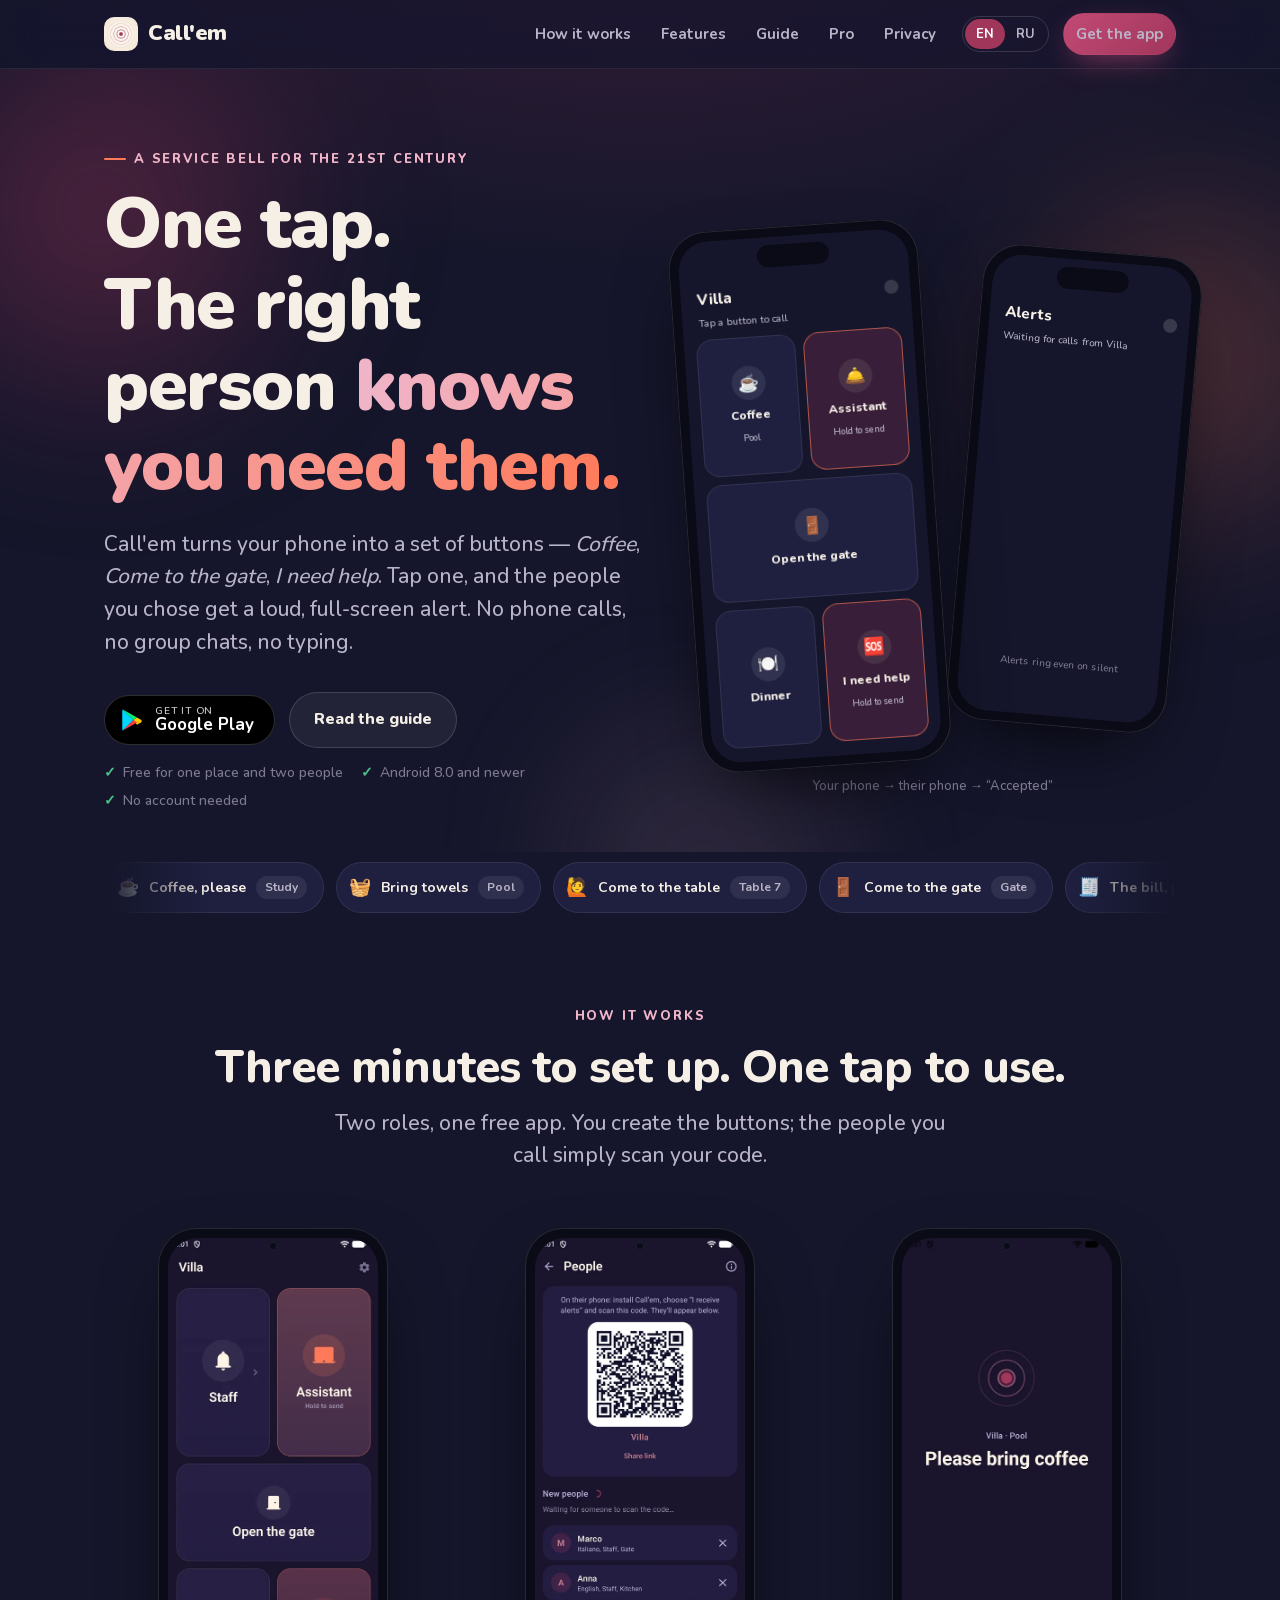
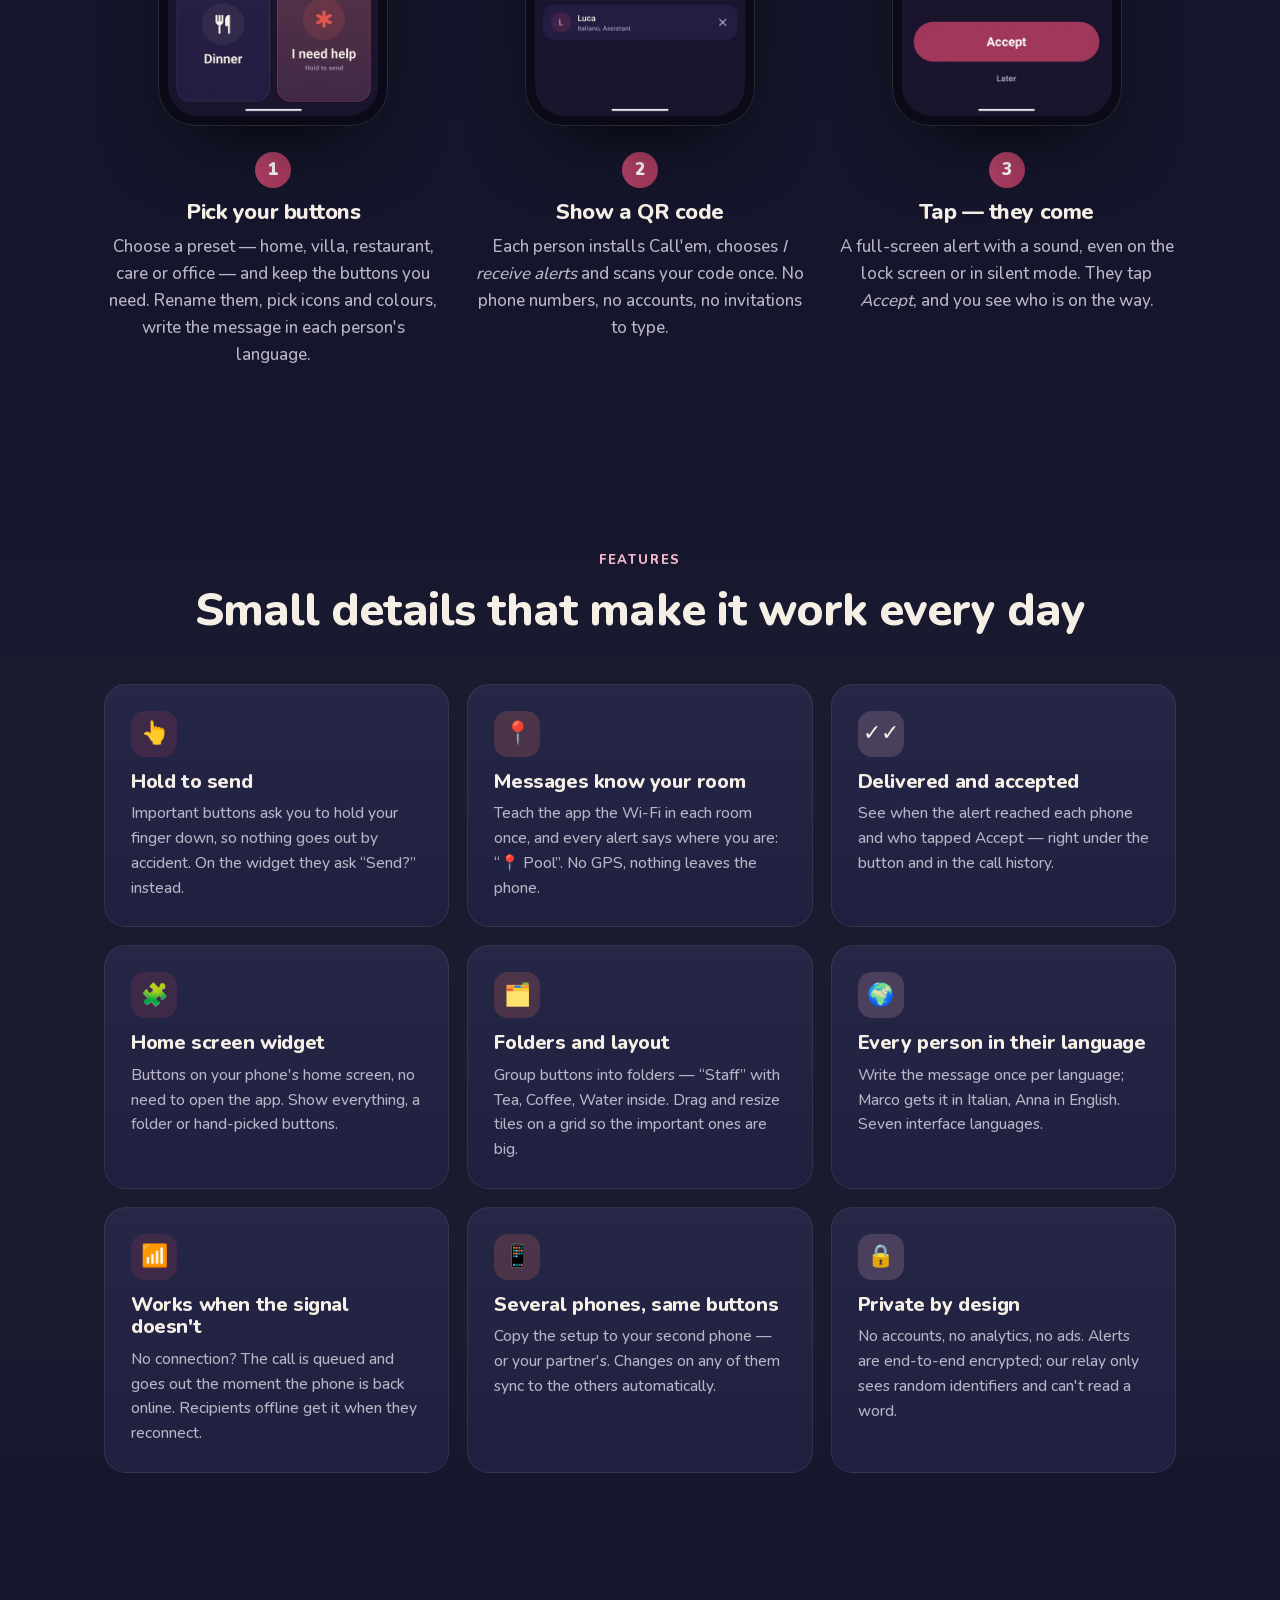
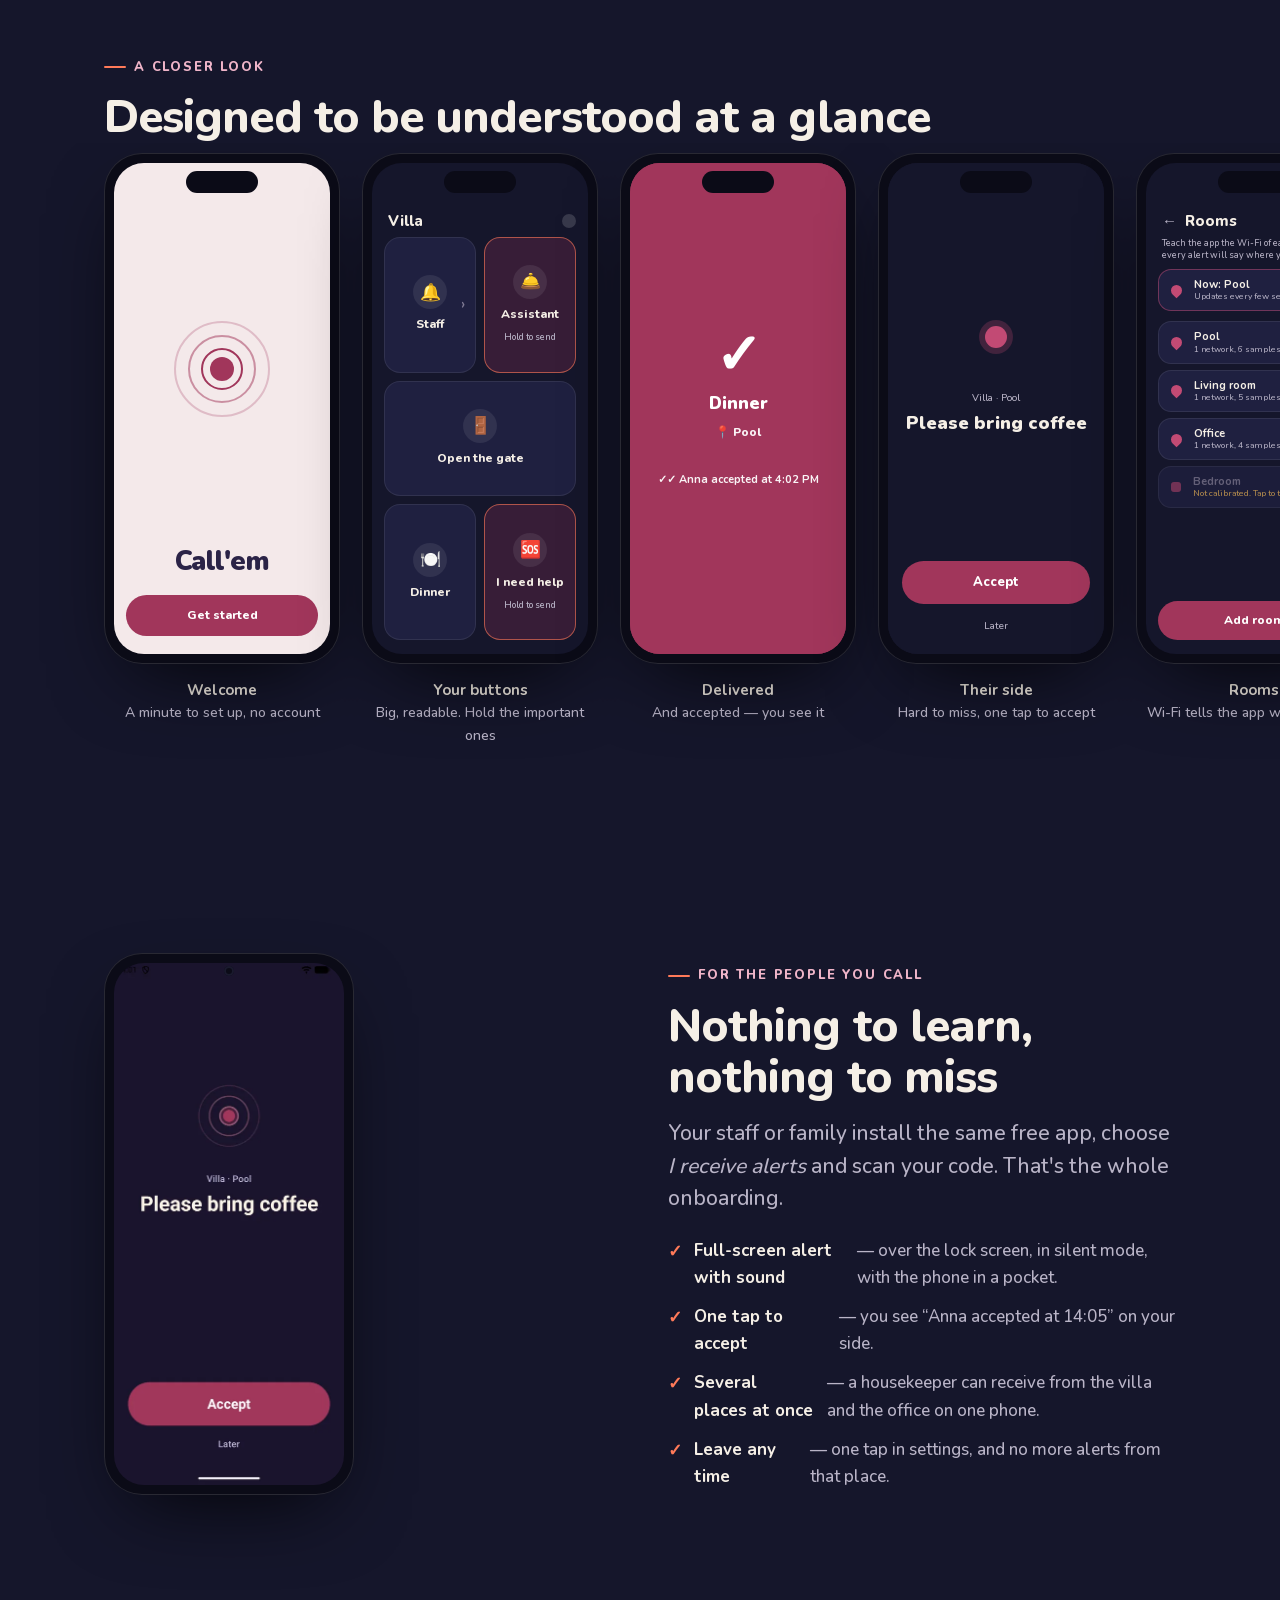
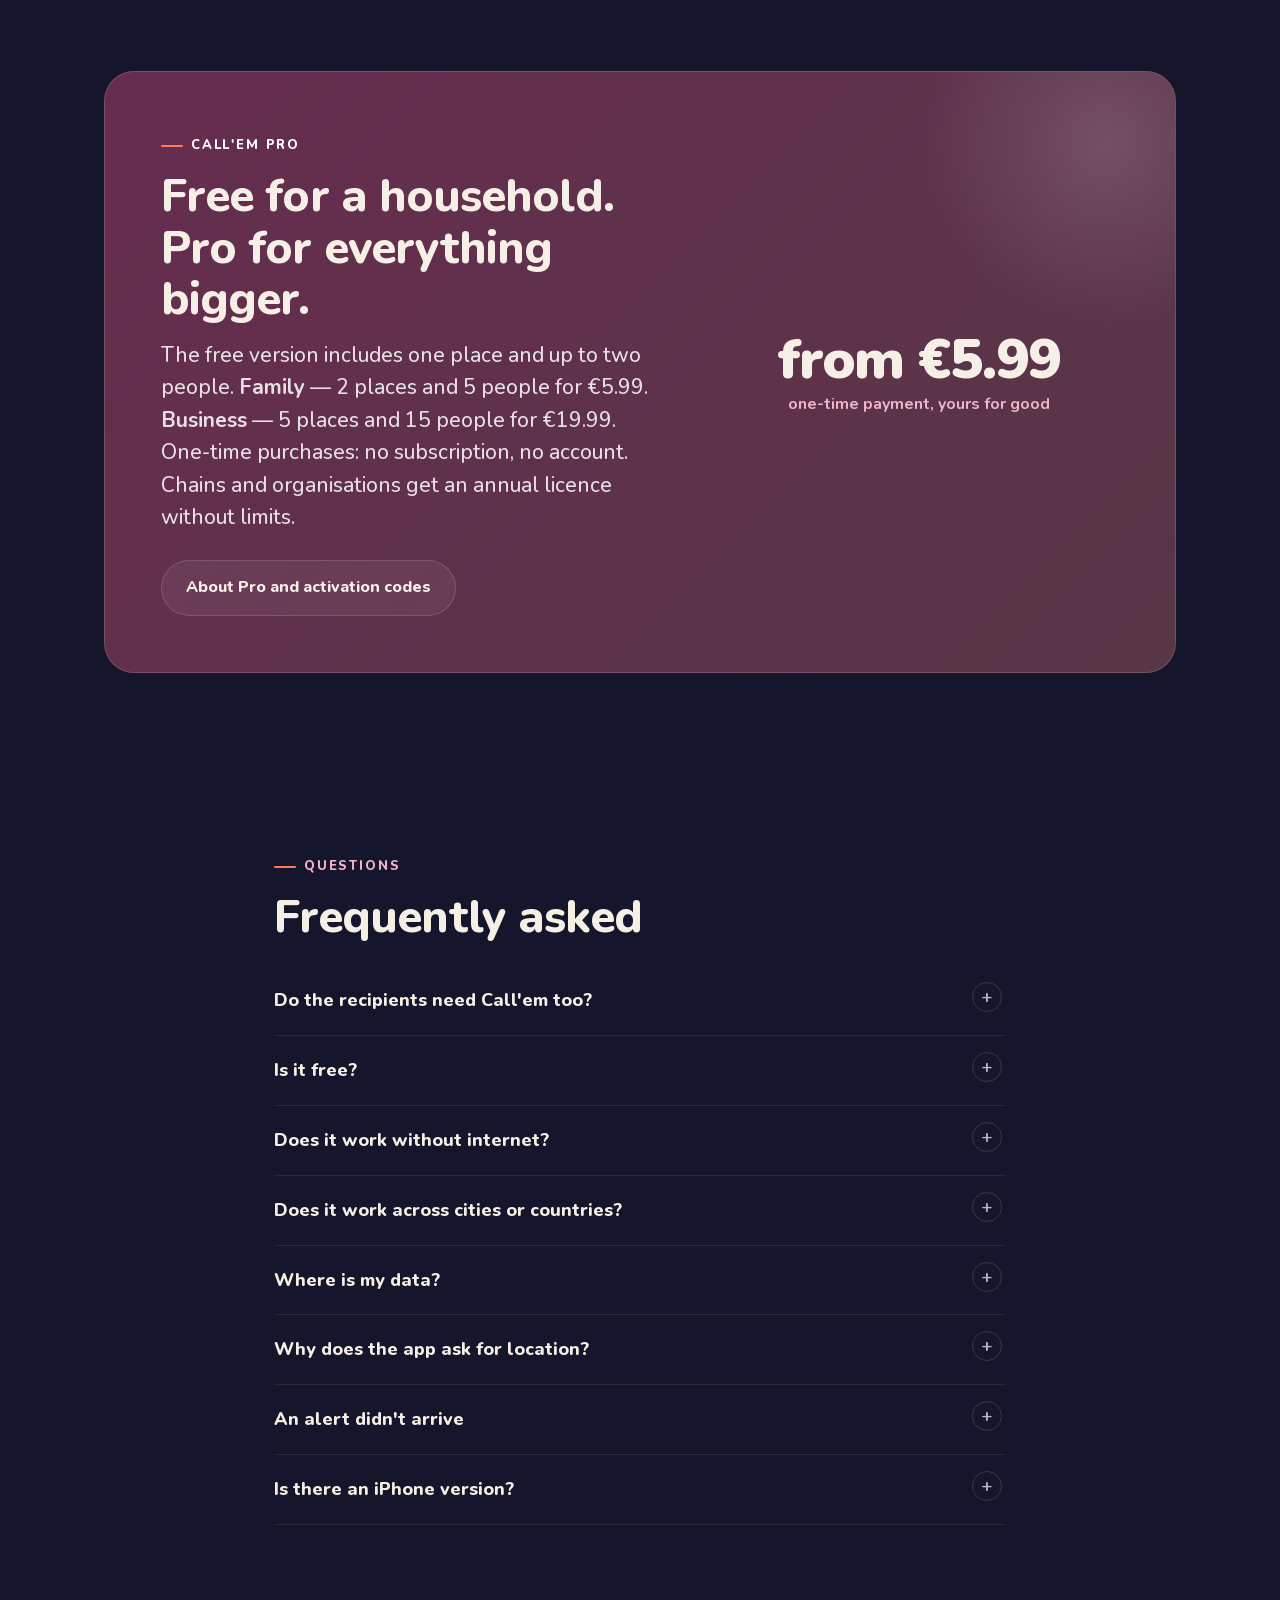
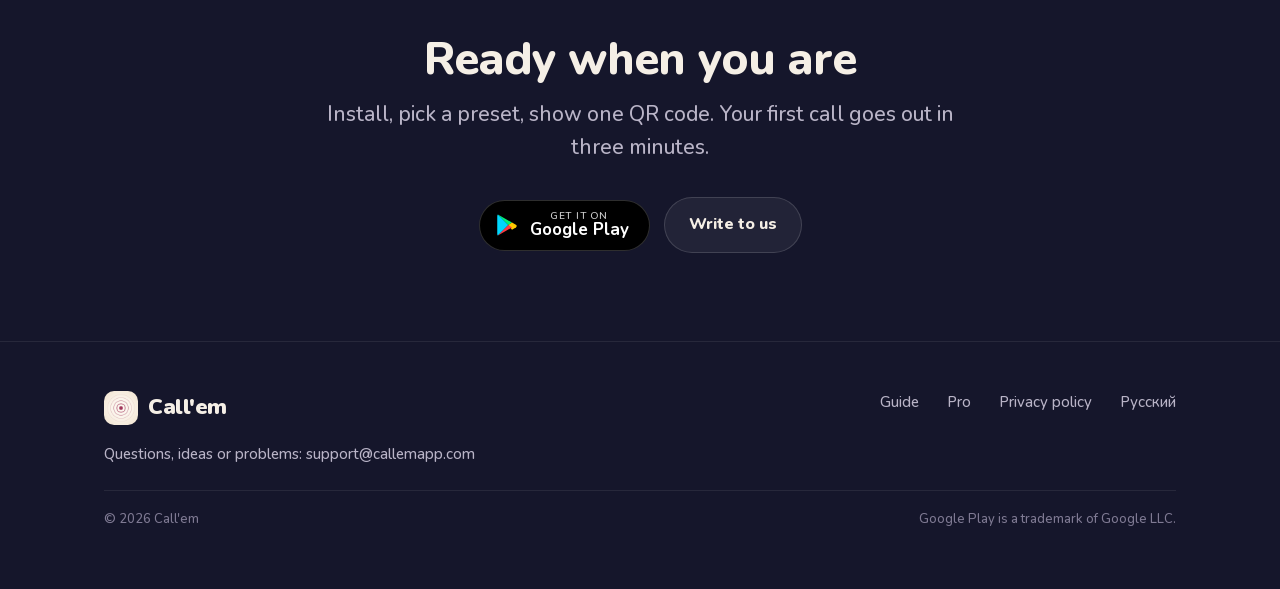
<file: index.html>
<!doctype html>
<html lang="en">
<head>
<meta charset="utf-8">
<meta name="viewport" content="width=device-width, initial-scale=1">
<title>Call'em — one tap, and the right person knows you need them</title>
<meta name="description" content="Call'em turns your phone into a service bell for your home, villa, restaurant or office. One tap sends a loud alert to the right people — no calls, chats or typing. Free for small teams, end-to-end encrypted, no accounts.">
<link rel="canonical" href="https://callemapp.com/">
<link rel="alternate" hreflang="en" href="https://callemapp.com/index.html">
<link rel="alternate" hreflang="ru" href="https://callemapp.com/index-ru.html">
<link rel="icon" href="img/icon-32.png" sizes="32x32">
<link rel="icon" href="img/icon-192.png" sizes="192x192">
<link rel="apple-touch-icon" href="img/icon-180.png">
<meta property="og:type" content="website">
<meta property="og:title" content="Call'em — one tap, and the right person knows you need them">
<meta property="og:description" content="A service bell in your pocket: buttons that call your staff, family or colleagues. They get a full-screen alert and accept with one tap.">
<meta property="og:image" content="https://callemapp.com/img/og.png">
<meta property="og:url" content="https://callemapp.com/">
<meta name="twitter:card" content="summary_large_image">
<meta name="theme-color" content="#15162b">
<link rel="stylesheet" href="style.css">
</head>
<body>
<div class="grain"></div>

<header class="nav">
  <div class="wrap">
    <a class="logo" href="index.html"><img src="img/icon-192.png" alt="" width="34" height="34">Call'em</a>
    <button class="burger" aria-label="Menu" aria-expanded="false"><span></span><span></span><span></span></button>
    <nav class="nav-links">
      <a href="#how">How it works</a>
      <a href="#features">Features</a>
      <a href="guide.html">Guide</a>
      <a href="pro.html">Pro</a>
      <a href="privacy.html">Privacy</a>
      <span class="lang"><a class="active" href="index.html">EN</a><a href="index-ru.html">RU</a></span>
      <a class="btn btn-primary btn-sm" href="https://play.google.com/store/apps/details?id=app.callem">Get the app</a>
    </nav>
  </div>
</header>

<section class="hero">
  <div class="blobs"><div class="blob a"></div><div class="blob b"></div><div class="blob c"></div></div>
  <div class="wrap">
    <div>
      <div class="eyebrow rv">A service bell for the 21st century</div>
      <h1 class="rv d1">One tap.<br>The right person <span class="grad">knows you need them.</span></h1>
      <p class="lead rv d2">Call'em turns your phone into a set of buttons — <em>Coffee</em>, <em>Come to the gate</em>, <em>I need help</em>. Tap one, and the people you chose get a loud, full‑screen alert. No phone calls, no group chats, no typing.</p>
      <div class="cta rv d3">
        <a class="btn btn-play" href="https://play.google.com/store/apps/details?id=app.callem">
          <svg viewBox="0 0 24 24" aria-hidden="true"><path fill="#00d7fe" d="M3.6 2.4 13.3 12 3.6 21.6c-.4-.3-.6-.8-.6-1.4V3.8c0-.6.2-1.1.6-1.4z"/><path fill="#00f076" d="m3.6 2.4 13 7.3-3.3 2.3z"/><path fill="#ffc900" d="m16.6 9.7 3.6 2c1 .6 1 1.9 0 2.5l-3.6 2.1L13.3 12z"/><path fill="#ff3a44" d="m3.6 21.6 9.7-9.6 3.3 2.3z"/></svg>
          <span><small>Get it on</small><b>Google Play</b></span>
        </a>
        <a class="btn btn-ghost" href="guide.html">Read the guide</a>
        <div class="note"><span>Free for one place and two people</span><span>Android 8.0 and newer</span><span>No account needed</span></div>
      </div>
    </div>

    <div class="demo rv d2" aria-hidden="true">
      <div class="phone host">
        <div class="screen">
          <div class="scr">
            <div class="title">Villa <i></i></div>
            <div class="status">Tap a button to call</div>
            <div class="tiles">
              <div class="tile coffee"><div class="ripple"></div><div class="ic">☕</div>Coffee<small>Pool</small></div>
              <div class="tile warn"><div class="ic">🛎️</div>Assistant<small>Hold to send</small></div>
              <div class="tile wide"><div class="ic">🚪</div>Open the gate</div>
              <div class="tile"><div class="ic">🍽️</div>Dinner</div>
              <div class="tile warn"><div class="ic">🆘</div>I need help<small>Hold to send</small></div>
            </div>
          </div>
          <div class="sent"><div class="check">✓</div><div class="what">Coffee</div><div style="font-size:11px;opacity:.9">📍 Pool</div><div style="font-size:10px;opacity:.75">Delivered</div><div class="ok">✓✓ Anna accepted</div></div>
          <div class="finger"></div>
        </div>
      </div>
      <div class="phone recv">
        <div class="screen">
          <div class="scr idle">
            <div class="title">Alerts <i></i></div>
            <div class="status">Waiting for calls from Villa</div>
            <div style="margin-top:auto;text-align:center;color:#7f7a93;font-size:10px;padding-bottom:30px">Alerts ring even on silent</div>
          </div>
          <div class="alert">
            <div class="rings"><i></i><i></i><b></b></div>
            <div class="where">Villa · Pool</div>
            <div class="what">Please bring coffee</div>
            <div class="accept">Accept</div>
            <div class="later">Later</div>
          </div>
        </div>
      </div>
      <div class="caption">Your phone → their phone → “Accepted”</div>
    </div>
  </div>
</section>

<div class="wrap rv">
  <div class="marquee" aria-hidden="true">
    <div class="track">
      <span class="chip"><em>☕</em> Coffee, please <small>Study</small></span>
      <span class="chip"><em>🧺</em> Bring towels <small>Pool</small></span>
      <span class="chip"><em>🙋</em> Come to the table <small>Table 7</small></span>
      <span class="chip"><em>🚪</em> Come to the gate <small>Gate</small></span>
      <span class="chip"><em>🧾</em> The bill, please <small>Veranda</small></span>
      <span class="chip"><em>👶</em> The kids are awake <small>Nursery</small></span>
      <span class="chip"><em>💼</em> Prepare the meeting room <small>Office</small></span>
      <span class="chip"><em>🆘</em> I need help <small>Bathroom</small></span>
      <span class="chip"><em>🍷</em> A glass of red wine <small>Terrace</small></span>
      <span class="chip"><em>🛏️</em> Make up the room <small>Room 12</small></span>
      <span class="chip"><em>☕</em> Coffee, please <small>Study</small></span>
      <span class="chip"><em>🧺</em> Bring towels <small>Pool</small></span>
      <span class="chip"><em>🙋</em> Come to the table <small>Table 7</small></span>
      <span class="chip"><em>🚪</em> Come to the gate <small>Gate</small></span>
      <span class="chip"><em>🧾</em> The bill, please <small>Veranda</small></span>
      <span class="chip"><em>👶</em> The kids are awake <small>Nursery</small></span>
      <span class="chip"><em>💼</em> Prepare the meeting room <small>Office</small></span>
      <span class="chip"><em>🆘</em> I need help <small>Bathroom</small></span>
      <span class="chip"><em>🍷</em> A glass of red wine <small>Terrace</small></span>
      <span class="chip"><em>🛏️</em> Make up the room <small>Room 12</small></span>
    </div>
  </div>
</div>

<section id="how">
  <div class="wrap">
    <div class="center">
      <div class="eyebrow rv">How it works</div>
      <h2 class="rv d1">Three minutes to set up. One tap to use.</h2>
      <p class="lead sub rv d2">Two roles, one free app. You create the buttons; the people you call simply scan your code.</p>
    </div>
    <div class="steps">
      <div class="step rv">
        <div class="phone shot"><div class="screen"><img src="img/en/home.webp" alt="Call'em home screen with buttons Staff, Assistant, Open the gate, Dinner, I need help" loading="lazy" width="480" height="1067"></div></div>
        <div class="num">1</div>
        <h3>Pick your buttons</h3>
        <p>Choose a preset — home, villa, restaurant, care or office — and keep the buttons you need. Rename them, pick icons and colours, write the message in each person's language.</p>
      </div>
      <div class="step rv d1">
        <div class="phone shot"><div class="screen"><img src="img/en/people.webp" alt="People screen with QR code and the people Marco, Anna and Luca" loading="lazy" width="480" height="1067"></div></div>
        <div class="num">2</div>
        <h3>Show a QR code</h3>
        <p>Each person installs Call'em, chooses <em>I receive alerts</em> and scans your code once. No phone numbers, no accounts, no invitations to type.</p>
      </div>
      <div class="step rv d2">
        <div class="phone shot"><div class="screen"><img src="img/en/incoming.webp" alt="Incoming alert: Please bring coffee, Villa · Pool, Accept button" loading="lazy" width="480" height="1067"></div></div>
        <div class="num">3</div>
        <h3>Tap — they come</h3>
        <p>A full‑screen alert with a sound, even on the lock screen or in silent mode. They tap <em>Accept</em>, and you see who is on the way.</p>
      </div>
    </div>
  </div>
</section>

<section id="features" style="background: linear-gradient(180deg, transparent, rgba(255,255,255,0.025) 20%, rgba(255,255,255,0.025) 80%, transparent);">
  <div class="wrap">
    <div class="center">
      <div class="eyebrow rv">Features</div>
      <h2 class="rv d1">Small details that make it work every day</h2>
    </div>
    <div class="grid grid-3" style="margin-top: 48px;">
      <div class="card rv"><div class="icon">👆</div><h3>Hold to send</h3><p>Important buttons ask you to hold your finger down, so nothing goes out by accident. On the widget they ask “Send?” instead.</p></div>
      <div class="card rv d1"><div class="icon coral">📍</div><h3>Messages know your room</h3><p>Teach the app the Wi‑Fi in each room once, and every alert says where you are: “📍 Pool”. No GPS, nothing leaves the phone.</p></div>
      <div class="card rv d2"><div class="icon pink">✓✓</div><h3>Delivered and accepted</h3><p>See when the alert reached each phone and who tapped Accept — right under the button and in the call history.</p></div>
      <div class="card rv"><div class="icon">🧩</div><h3>Home screen widget</h3><p>Buttons on your phone's home screen, no need to open the app. Show everything, a folder or hand‑picked buttons.</p></div>
      <div class="card rv d1"><div class="icon coral">🗂️</div><h3>Folders and layout</h3><p>Group buttons into folders — “Staff” with Tea, Coffee, Water inside. Drag and resize tiles on a grid so the important ones are big.</p></div>
      <div class="card rv d2"><div class="icon pink">🌍</div><h3>Every person in their language</h3><p>Write the message once per language; Marco gets it in Italian, Anna in English. Seven interface languages.</p></div>
      <div class="card rv"><div class="icon">📶</div><h3>Works when the signal doesn't</h3><p>No connection? The call is queued and goes out the moment the phone is back online. Recipients offline get it when they reconnect.</p></div>
      <div class="card rv d1"><div class="icon coral">📱</div><h3>Several phones, same buttons</h3><p>Copy the setup to your second phone — or your partner's. Changes on any of them sync to the others automatically.</p></div>
      <div class="card rv d2"><div class="icon pink">🔒</div><h3>Private by design</h3><p>No accounts, no analytics, no ads. Alerts are end‑to‑end encrypted; our relay only sees random identifiers and can't read a word.</p></div>
    </div>
  </div>
</section>

<section id="screens">
  <div class="wrap">
    <div class="eyebrow rv">A closer look</div>
    <h2 class="rv d1">Designed to be understood at a glance</h2>
    <div class="gallery rv d2">
      <figure><div class="phone light g-wel" aria-hidden="true"><div class="screen"><div class="scr wel"><div class="toast t1"><i>☕</i><div><b>Coffee, please</b><small>Study</small></div></div><div class="pulse"><i></i><i></i><i></i><b></b></div><div class="toast t2"><i>⏰</i><div><b>Wake me at 7:00</b><small>Bedroom</small></div></div><div class="wmark">Call'em</div><div class="gobtn">Get started</div></div></div></div><figcaption><b>Welcome</b>A minute to set up, no account</figcaption></figure>
      <figure><div class="phone g-home" aria-hidden="true"><div class="screen"><div class="scr"><div class="title">Villa <i></i></div><div class="tiles"><div class="tile"><div class="ic">🔔</div>Staff<span class="chev">›</span></div><div class="tile warn hold"><div class="ic"><svg class="prog" viewBox="0 0 40 40"><circle cx="20" cy="20" r="18"/></svg>🛎️</div>Assistant<small>Hold to send</small></div><div class="tile wide"><div class="ic">🚪</div>Open the gate</div><div class="tile"><div class="ic">🍽️</div>Dinner</div><div class="tile warn"><div class="ic">🆘</div>I need help<small>Hold to send</small></div></div></div><div class="gfinger"></div><div class="pill">✓ Assistant sent</div></div></div><figcaption><b>Your buttons</b>Big, readable. Hold the important ones</figcaption></figure>
      <figure><div class="phone g-sent" aria-hidden="true"><div class="screen"><div class="sent on"><div class="inner"><div class="check">✓</div><div class="what">Dinner</div><div class="wh">📍 Pool</div><div class="st"><span class="s1">Sending…</span><span class="s2">Delivered</span></div><div class="ok">✓✓ Anna accepted at 4:02 PM</div></div></div></div></div><figcaption><b>Delivered</b>And accepted — you see it</figcaption></figure>
      <figure><div class="phone g-inc" aria-hidden="true"><div class="screen"><div class="alert on"><div class="rings"><i></i><i></i><b></b></div><div class="where">Villa · Pool</div><div class="what">Please bring coffee</div><div class="accept">Accept</div><div class="later">Later</div></div><div class="gfinger"></div><div class="accd"><div class="big">✓</div><div class="lbl">Accepted</div><small>4:02 PM</small></div></div></div><figcaption><b>Their side</b>Hard to miss, one tap to accept</figcaption></figure>
      <figure><div class="phone g-rooms" aria-hidden="true"><div class="screen"><div class="scr rooms"><div class="title"><span><em>←</em>Rooms</span> <i></i></div><p class="hint">Teach the app the Wi‑Fi of each room, and every alert will say where you are.</p><div class="row now"><span class="pin"></span><div><b>Now: <span class="cur"><span>Pool</span><span>Living room</span><span>Office</span></span></b><small>Updates every few seconds</small></div><span class="live"></span></div><div class="row r1"><span class="pin"></span><div><b>Pool</b><small>1 network, 6 samples</small></div><span class="x">×</span></div><div class="row r2"><span class="pin"></span><div><b>Living room</b><small>1 network, 5 samples</small></div><span class="x">×</span></div><div class="row r3"><span class="pin"></span><div><b>Office</b><small>1 network, 4 samples</small></div><span class="x">×</span></div><div class="row dim"><span class="tack"></span><div><b>Bedroom</b><small class="warn">Not calibrated. Tap to teach</small></div><span class="x">×</span></div><div class="addbtn">Add room</div></div></div></div><figcaption><b>Rooms</b>Wi‑Fi tells the app where you are</figcaption></figure>
      <figure><div class="phone arr" aria-hidden="true"><div class="screen"><div class="scr"><div class="title">Arrange buttons <span class="donebtn">Done</span></div><div class="status">Drag to move, pull the corner to resize</div><div class="board"><div class="atile a"><div class="ic">☕</div>Coffee<i class="hdl"></i></div><div class="atile b"><div class="ic">🛎️</div>Assistant<i class="hdl"></i></div><div class="atile c"><div class="ic">🚪</div>Gate<i class="hdl"></i></div><div class="atile d"><div class="ic">🍽️</div>Dinner<i class="hdl"></i></div><div class="afinger"></div><div class="veil"></div></div></div></div></div><figcaption><b>Arrange</b>Drag and resize on a grid</figcaption></figure>
      <figure><div class="phone g-fold" aria-hidden="true"><div class="screen"><div class="scr lv1"><div class="title">Villa <i></i></div><div class="tiles"><div class="tile fstaff"><div class="ripple"></div><div class="ic">🔔</div>Staff<span class="chev">›</span></div><div class="tile warn"><div class="ic">🛎️</div>Assistant<small>Hold to send</small></div><div class="tile wide"><div class="ic">🚪</div>Open the gate</div><div class="tile"><div class="ic">🍽️</div>Dinner</div><div class="tile warn"><div class="ic">🆘</div>I need help<small>Hold to send</small></div></div></div><div class="scr lv2"><div class="title"><span><em>←</em>Staff</span> <i></i></div><div class="tiles"><div class="tile"><div class="ic">🔔</div>Come<small>Hold to send</small></div><div class="tile"><div class="ic">🍵</div>Tea<small>Hold to send</small></div><div class="tile"><div class="ic">☕</div>Coffee<small>Hold to send</small></div><div class="tile"><div class="ic">💧</div>Water<small>Hold to send</small></div><div class="tile"><div class="ic">🧺</div>Towels<small>Hold to send</small></div></div></div><div class="gfinger"></div></div></div><figcaption><b>Folders</b>Keep it tidy</figcaption></figure>
      <figure><div class="phone g-ppl" aria-hidden="true"><div class="screen"><div class="scr ppl"><div class="title"><span><em>←</em>People</span> <i></i></div><div class="qrcard"><p>On their phone: install Call'em, choose “I receive alerts” and scan this code.</p><div class="qr"></div><b>Villa</b><small>Share link</small></div><div class="newp">New people <i class="spin"></i></div><div class="wait"><span class="w1">Waiting for someone to scan the code…</span><span class="w2">Luca has joined</span></div><div class="prow new"><span class="av">L</span><div><b>Luca</b><small>Italiano, Assistant</small></div><span class="x">×</span></div><div class="prow "><span class="av">M</span><div><b>Marco</b><small>Italiano, Staff, Gate</small></div><span class="x">×</span></div><div class="prow "><span class="av">A</span><div><b>Anna</b><small>English, Staff, Kitchen</small></div><span class="x">×</span></div></div></div></div><figcaption><b>People</b>One QR code for everyone</figcaption></figure>
    </div>
  </div>
</section>

<section id="receivers">
  <div class="wrap split">
    <div class="phone shot rv"><div class="screen"><img src="img/en/incoming.webp" alt="Incoming alert on the receiver's phone" loading="lazy" width="480" height="1067"></div></div>
    <div>
      <div class="eyebrow rv">For the people you call</div>
      <h2 class="rv d1">Nothing to learn, nothing to miss</h2>
      <p class="lead rv d2" style="margin-top:14px">Your staff or family install the same free app, choose <em>I receive alerts</em> and scan your code. That's the whole onboarding.</p>
      <ul class="rv d3">
        <li><b>Full‑screen alert with sound</b> — over the lock screen, in silent mode, with the phone in a pocket.</li>
        <li><b>One tap to accept</b> — you see “Anna accepted at 14:05” on your side.</li>
        <li><b>Several places at once</b> — a housekeeper can receive from the villa and the office on one phone.</li>
        <li><b>Leave any time</b> — one tap in settings, and no more alerts from that place.</li>
      </ul>
    </div>
  </div>
</section>

<section id="pro">
  <div class="wrap">
    <div class="band rv">
      <div class="wrap2">
        <div>
          <div class="eyebrow" style="color:#fff">Call'em Pro</div>
          <h2>Free for a household.<br>Pro for everything bigger.</h2>
          <p class="lead" style="color:rgba(255,255,255,0.85);margin-top:14px">The free version includes one place and up to two people. <b>Family</b> — 2 places and 5 people for €5.99. <b>Business</b> — 5 places and 15 people for €19.99. One‑time purchases: no subscription, no account. Chains and organisations get an annual licence without limits.</p>
          <div class="cta" style="margin-top:26px"><a class="btn btn-ghost" href="pro.html">About Pro and activation codes</a></div>
        </div>
        <div class="center">
          <div class="price">from €5.99<small>one‑time payment, yours for good</small></div>
        </div>
      </div>
    </div>
  </div>
</section>

<section id="faq">
  <div class="wrap narrow">
    <div class="eyebrow rv">Questions</div>
    <h2 class="rv d1">Frequently asked</h2>
    <div class="faq rv d2" style="margin-top: 24px;">
      <details><summary>Do the recipients need Call'em too?</summary><div class="a"><p>Yes — the same free app, in “I receive alerts” mode. They scan your QR code (or open the link you share) once; from then on alerts arrive as a full‑screen alert with a sound, and they accept with one tap. You see who accepted.</p></div></details>
      <details><summary>Is it free?</summary><div class="a"><p>Yes. The free version includes one place and up to two people — enough for a home. <a href="pro.html">Pro</a> is a one‑time purchase: Family (2 places, 5 people) for €5.99 or Business (5 places, 15 people) for €19.99 — no limits on what the app does, only on how many places and people. No subscriptions, no ads.</p></div></details>
      <details><summary>Does it work without internet?</summary><div class="a"><p>Both phones need an internet connection (Wi‑Fi or mobile data) for the alert to travel. If your phone is offline, the call is queued and sent automatically as soon as the connection is back; the recipient's phone shows it as soon as it is online.</p></div></details>
      <details><summary>Does it work across cities or countries?</summary><div class="a"><p>Yes. Alerts travel over the internet through our relay, so distance doesn't matter — the person can be in the next room or in another country.</p></div></details>
      <details><summary>Where is my data?</summary><div class="a"><p>On your phone. There is no account. Alerts pass through our relay server end‑to‑end encrypted — it can't read them and keeps only an encrypted copy for a short while until delivered. Details in the <a href="privacy.html">privacy policy</a>.</p></div></details>
      <details><summary>Why does the app ask for location?</summary><div class="a"><p>Only when you set up <em>Rooms</em>: Android requires location permission to read nearby Wi‑Fi networks. The app never uses GPS and never sends location or Wi‑Fi data anywhere. If you skip rooms, the permission is never requested.</p></div></details>
      <details><summary>An alert didn't arrive</summary><div class="a"><p>Check that the person still appears under <em>People</em> on your phone, and that Call'em on their phone may show notifications and isn't restricted by battery optimisation. The <a href="guide.html#troubleshooting">troubleshooting section</a> of the guide walks through it step by step.</p></div></details>
      <details><summary>Is there an iPhone version?</summary><div class="a"><p>Not yet. Call'em is available for Android; an iPhone app for receiving alerts is on the roadmap.</p></div></details>
    </div>
  </div>
</section>

<section class="center" style="padding-top: 20px;">
  <div class="wrap">
    <h2 class="rv">Ready when you are</h2>
    <p class="lead sub rv d1">Install, pick a preset, show one QR code. Your first call goes out in three minutes.</p>
    <div class="cta rv d2" style="justify-content:center">
      <a class="btn btn-play" href="https://play.google.com/store/apps/details?id=app.callem">
        <svg viewBox="0 0 24 24" aria-hidden="true"><path fill="#00d7fe" d="M3.6 2.4 13.3 12 3.6 21.6c-.4-.3-.6-.8-.6-1.4V3.8c0-.6.2-1.1.6-1.4z"/><path fill="#00f076" d="m3.6 2.4 13 7.3-3.3 2.3z"/><path fill="#ffc900" d="m16.6 9.7 3.6 2c1 .6 1 1.9 0 2.5l-3.6 2.1L13.3 12z"/><path fill="#ff3a44" d="m3.6 21.6 9.7-9.6 3.3 2.3z"/></svg>
        <span><small>Get it on</small><b>Google Play</b></span>
      </a>
      <a class="btn btn-ghost" href="mailto:support@callemapp.com">Write to us</a>
    </div>
  </div>
</section>

<footer>
  <div class="wrap">
    <div>
      <a class="logo" href="index.html"><img src="img/icon-192.png" alt="" width="34" height="34">Call'em</a>
      <p style="margin-top:10px">Questions, ideas or problems: <a href="mailto:support@callemapp.com">support@callemapp.com</a></p>
    </div>
    <div class="cols">
      <a href="guide.html">Guide</a>
      <a href="pro.html">Pro</a>
      <a href="privacy.html">Privacy policy</a>
      <a href="index-ru.html">Русский</a>
    </div>
    <div class="f-bottom"><span>© 2026 Call'em</span><span>Google Play is a trademark of Google LLC.</span></div>
  </div>
</footer>
<script src="site.js"></script>
</body>
</html>
</file>
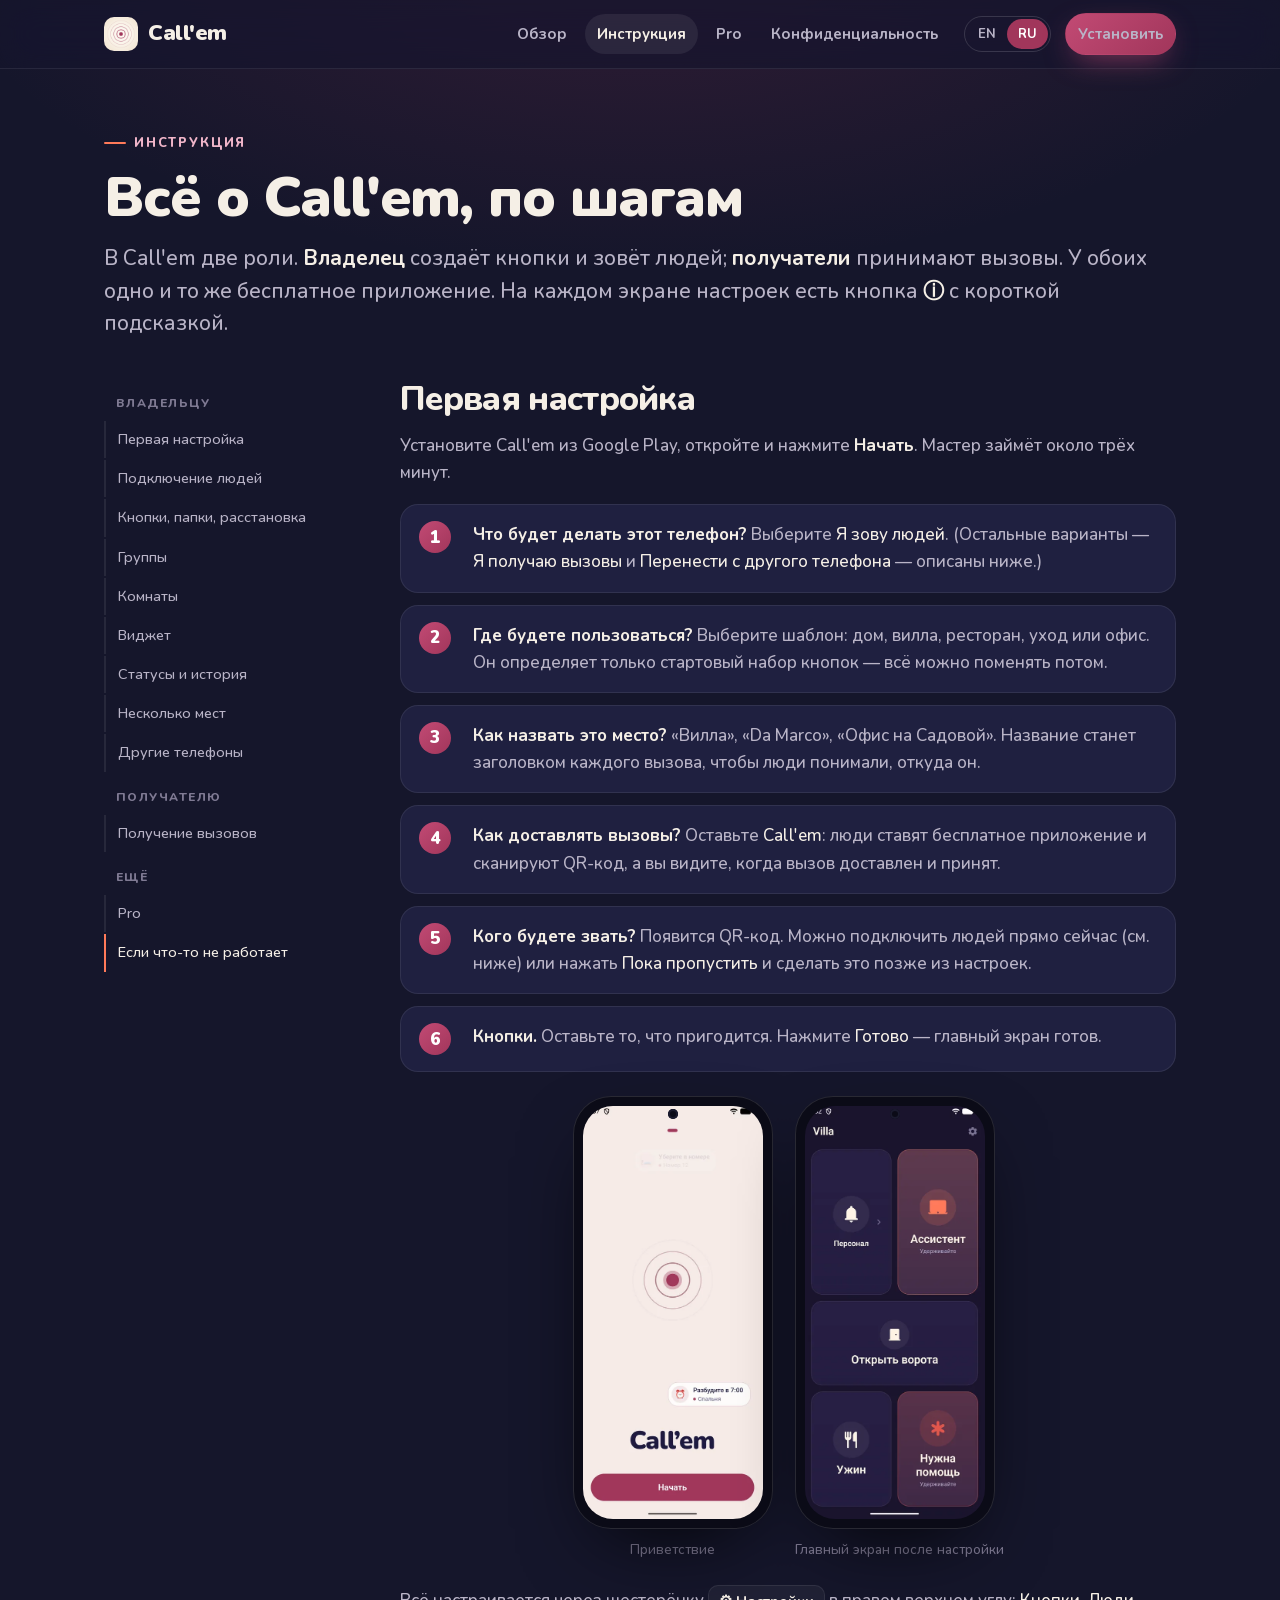
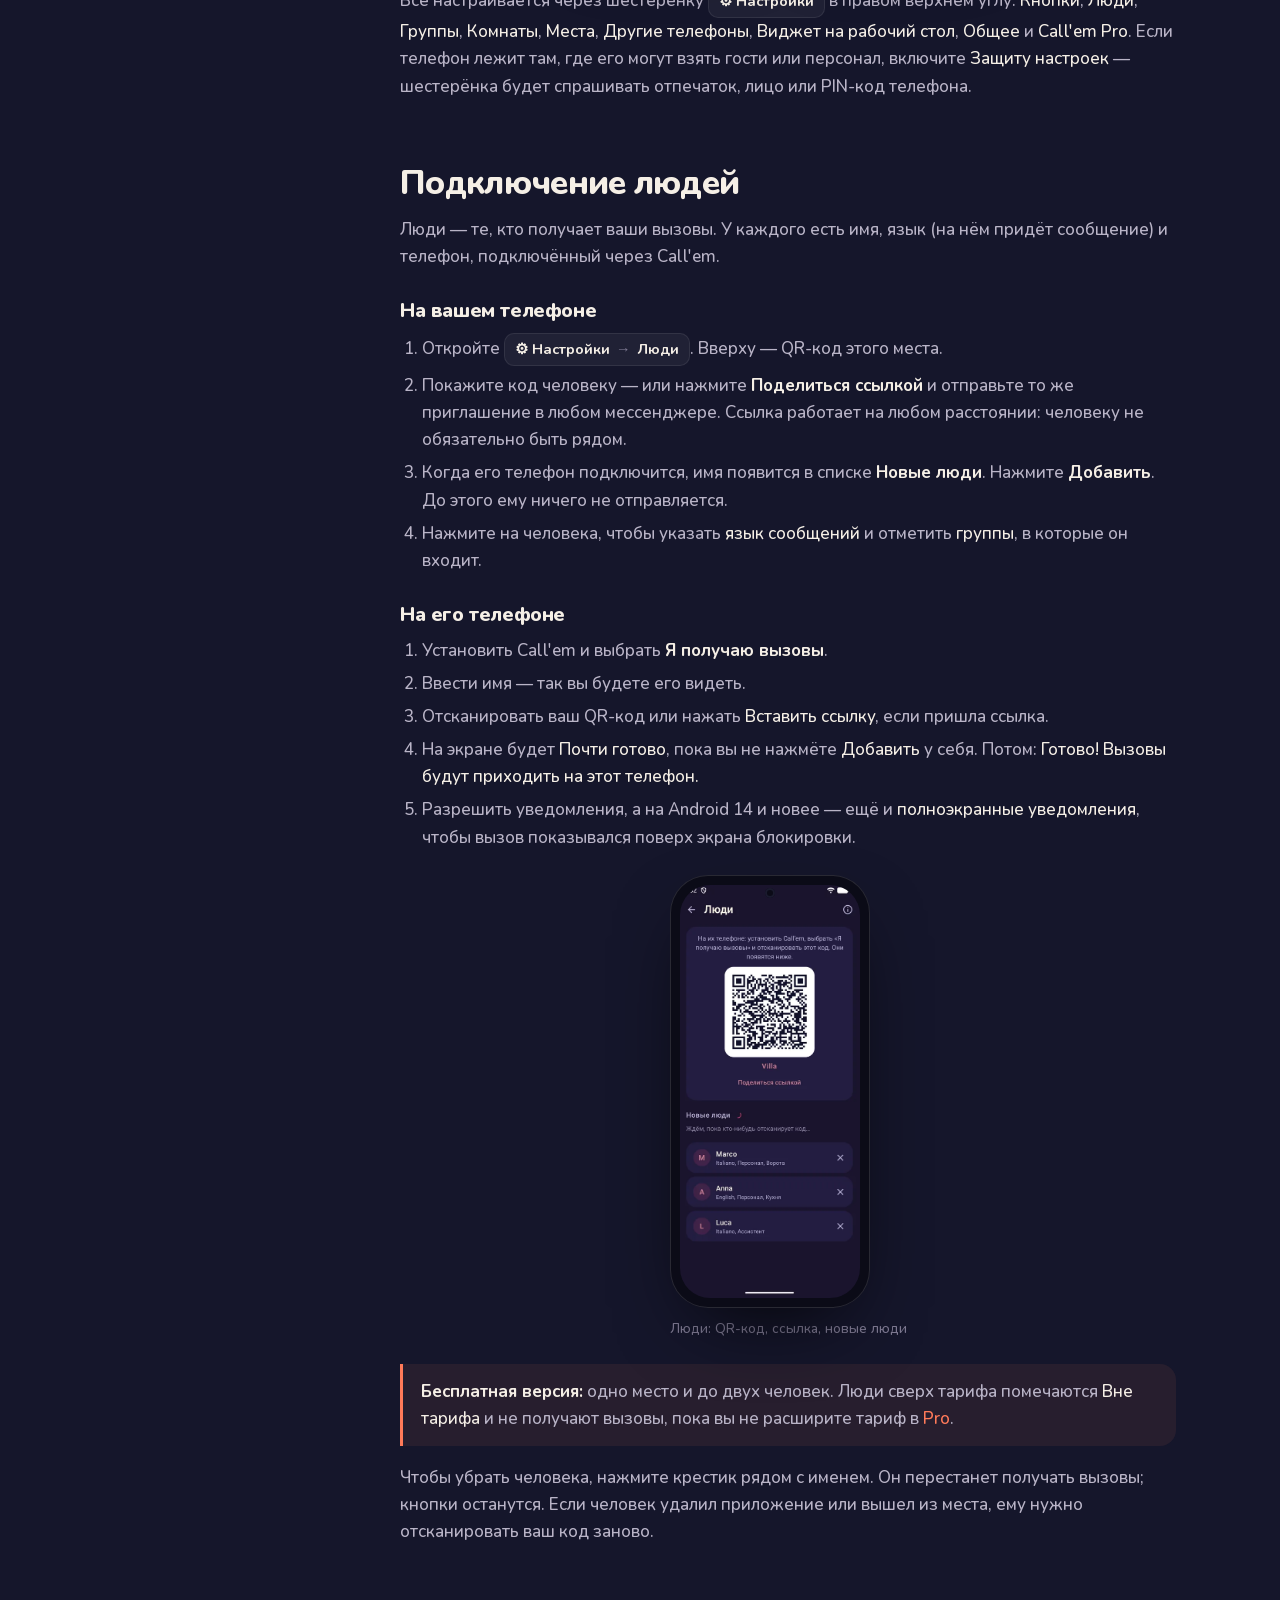
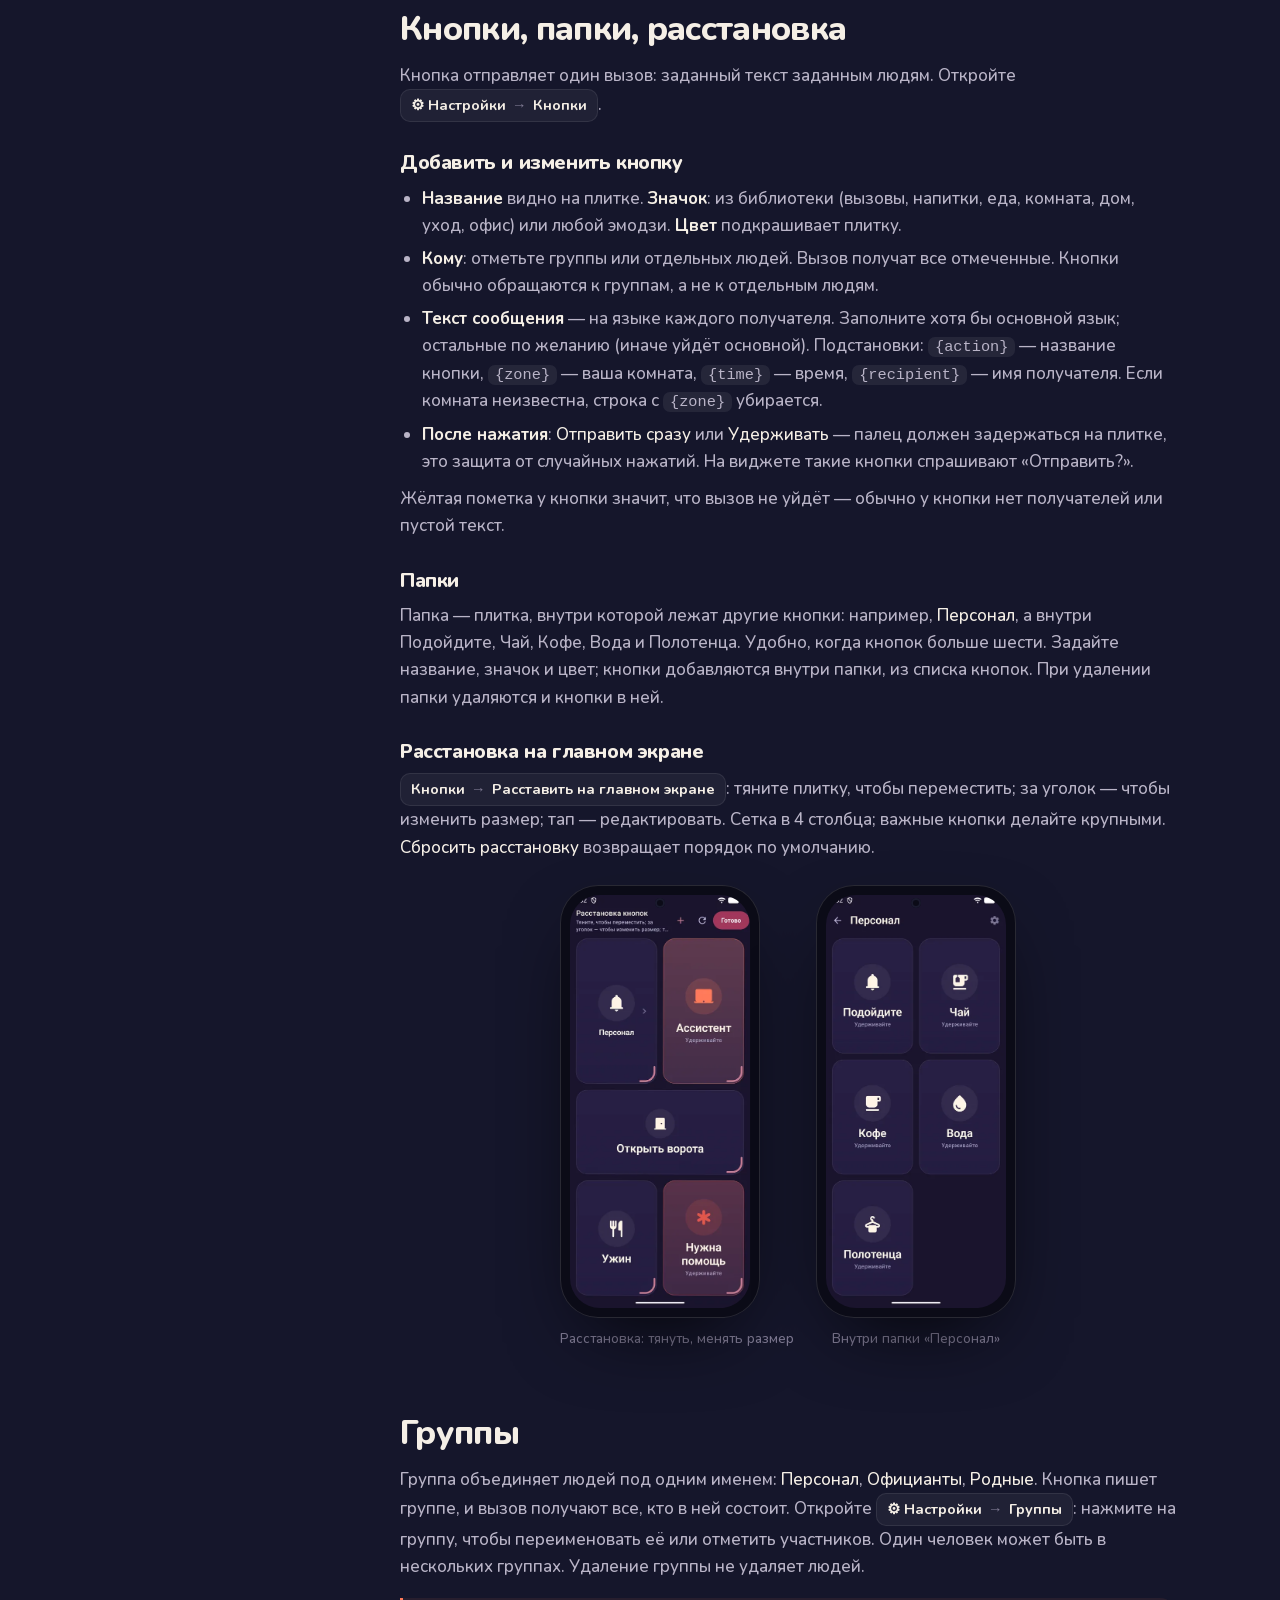
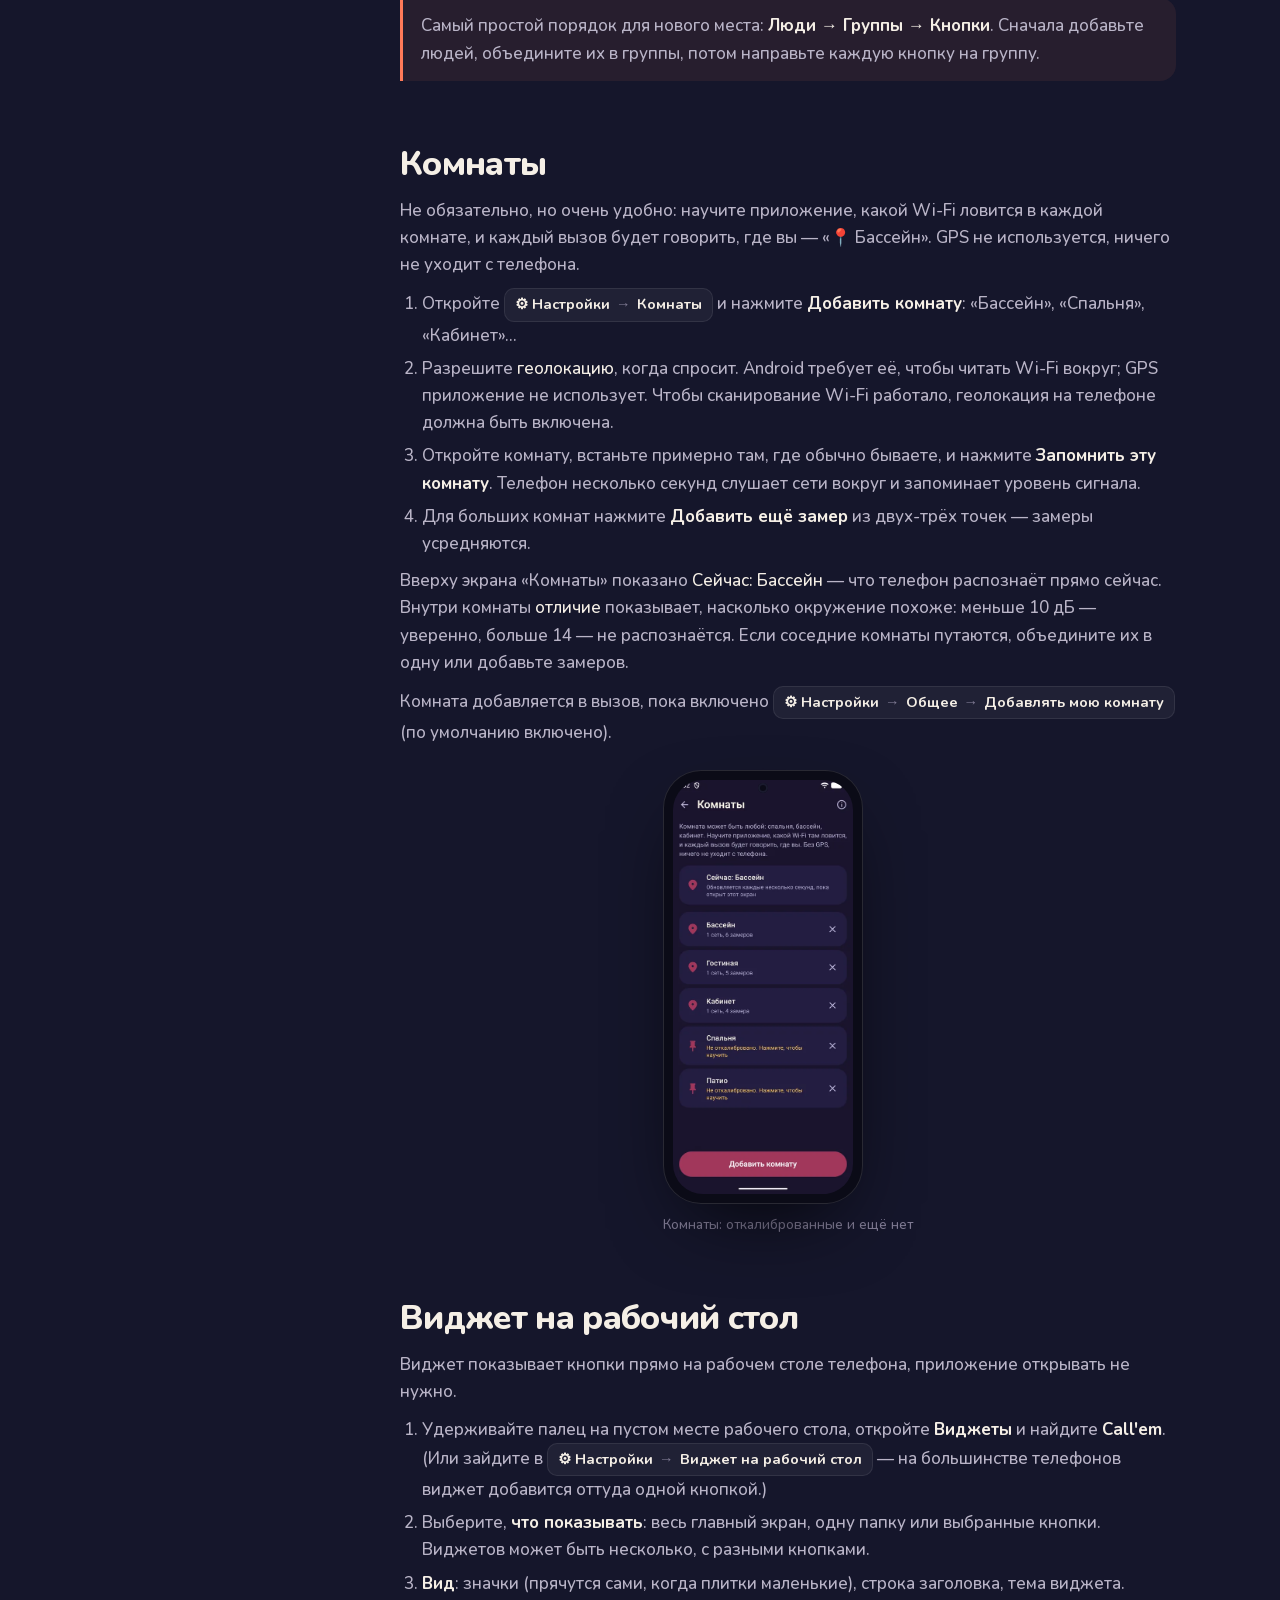
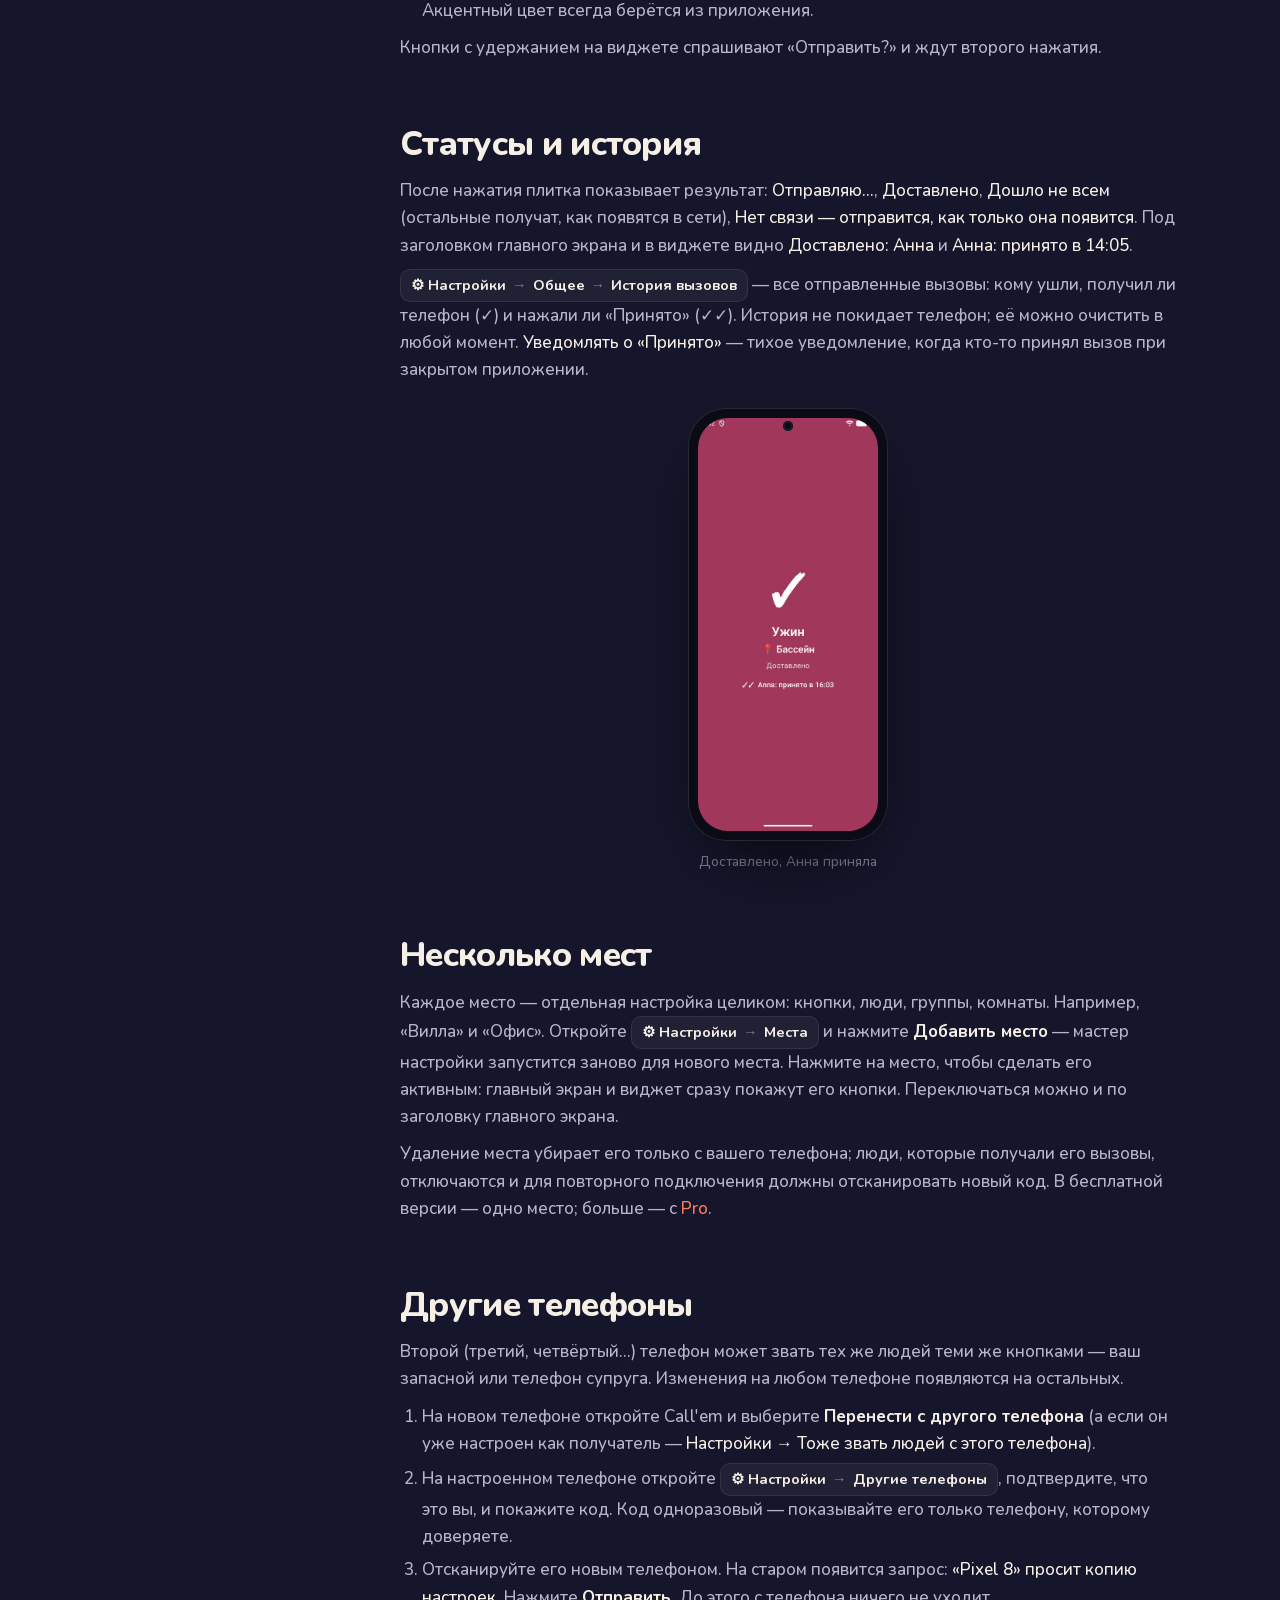
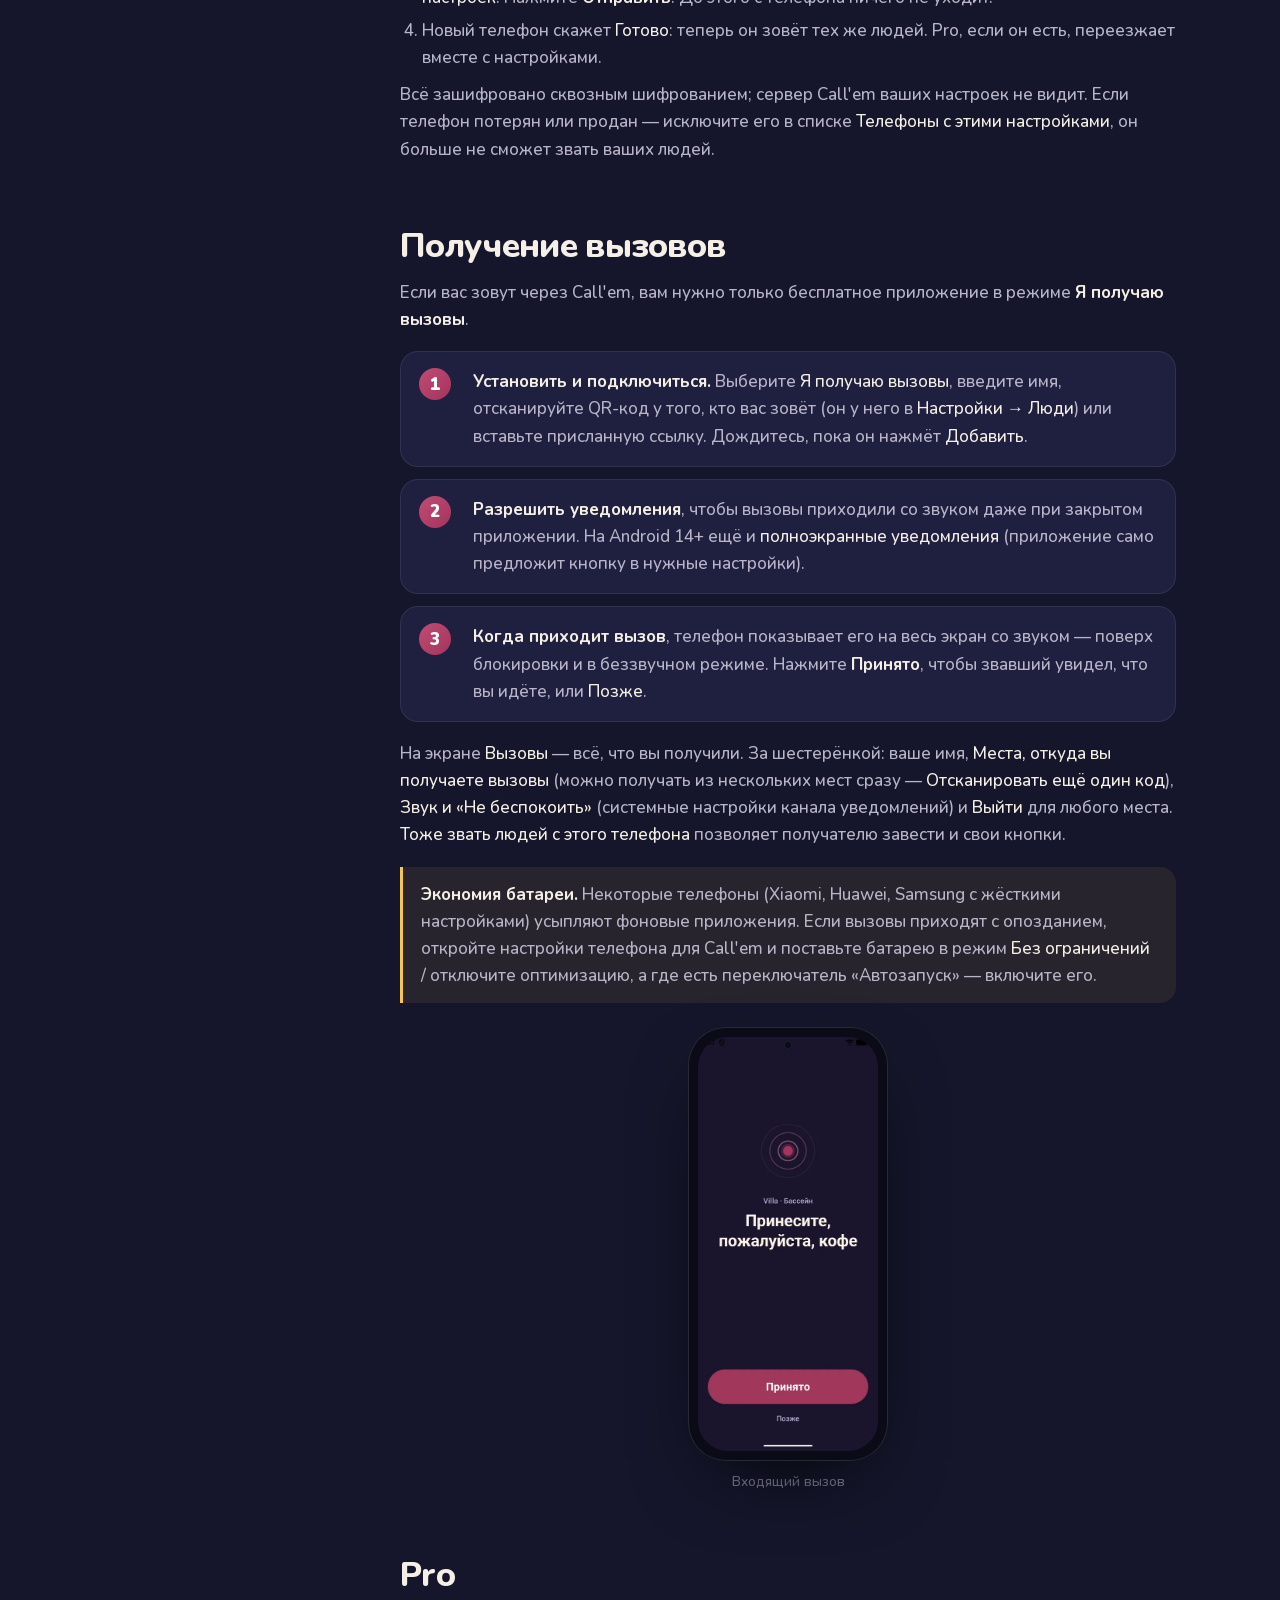
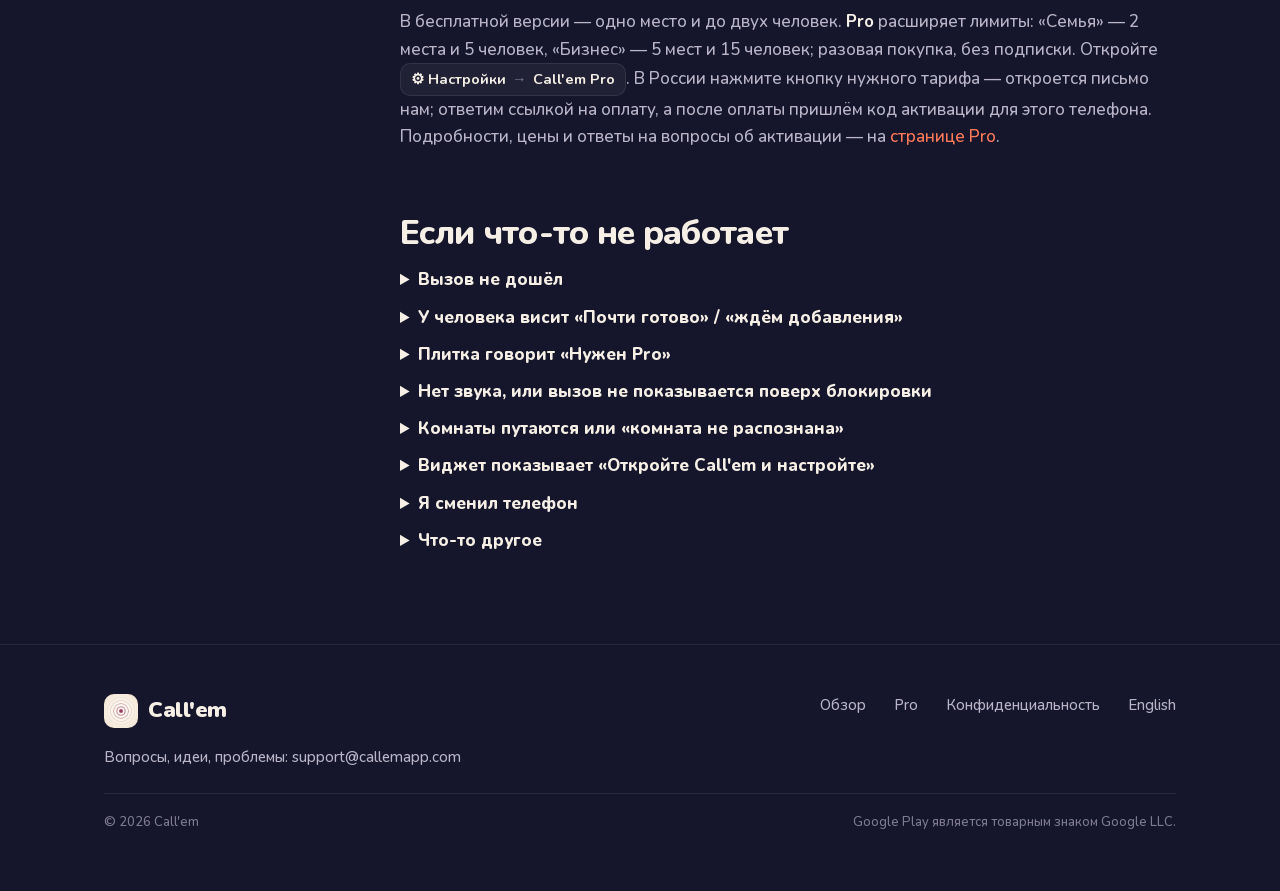
<file: guide-ru.html>
<!doctype html>
<html lang="ru">
<head>
<meta charset="utf-8">
<meta name="viewport" content="width=device-width, initial-scale=1">
<title>Инструкция Call'em — настройка, люди, кнопки, комнаты, виджет, решение проблем</title>
<meta name="description" content="Пошаговая инструкция к Call'em: первая настройка, подключение людей, кнопки и папки, комнаты по Wi‑Fi, виджет на рабочий стол, несколько мест и телефонов, получение вызовов, Pro, решение проблем.">
<link rel="canonical" href="https://callemapp.com/guide-ru.html">
<link rel="alternate" hreflang="en" href="https://callemapp.com/guide.html">
<link rel="alternate" hreflang="ru" href="https://callemapp.com/guide-ru.html">
<link rel="icon" href="img/icon-32.png" sizes="32x32">
<link rel="apple-touch-icon" href="img/icon-180.png">
<meta property="og:title" content="Инструкция Call'em">
<meta property="og:image" content="https://callemapp.com/img/og.png">
<meta name="theme-color" content="#15162b">
<link rel="stylesheet" href="style.css">
</head>
<body>
<div class="grain"></div>
<header class="nav">
  <div class="wrap">
    <a class="logo" href="index-ru.html"><img src="img/icon-192.png" alt="" width="34" height="34">Call'em</a>
    <button class="burger" aria-label="Меню" aria-expanded="false"><span></span><span></span><span></span></button>
    <nav class="nav-links">
      <a href="index-ru.html">Обзор</a>
      <a href="guide-ru.html">Инструкция</a>
      <a href="pro-ru.html">Pro</a>
      <a href="privacy-ru.html">Конфиденциальность</a>
      <span class="lang"><a href="guide.html">EN</a><a class="active" href="guide-ru.html">RU</a></span>
      <a class="btn btn-primary btn-sm" href="https://play.google.com/store/apps/details?id=app.callem">Установить</a>
    </nav>
  </div>
</header>

<main class="doc">
  <div class="wrap">
    <div class="head">
      <div class="eyebrow">Инструкция</div>
      <h1 style="font-size:clamp(34px,5vw,56px)">Всё о Call'em, по шагам</h1>
      <p class="lead">В Call'em две роли. <b>Владелец</b> создаёт кнопки и зовёт людей; <b>получатели</b> принимают вызовы. У обоих одно и то же бесплатное приложение. На каждом экране настроек есть кнопка <b>ⓘ</b> с короткой подсказкой.</p>
    </div>

    <div class="doc-grid">
      <aside class="toc">
        <div class="toc-h">Владельцу</div>
        <a href="#start">Первая настройка</a>
        <a href="#people">Подключение людей</a>
        <a href="#buttons">Кнопки, папки, расстановка</a>
        <a href="#groups">Группы</a>
        <a href="#rooms">Комнаты</a>
        <a href="#widget">Виджет</a>
        <a href="#statuses">Статусы и история</a>
        <a href="#places">Несколько мест</a>
        <a href="#phones">Другие телефоны</a>
        <div class="toc-h">Получателю</div>
        <a href="#receiving">Получение вызовов</a>
        <div class="toc-h">Ещё</div>
        <a href="#pro">Pro</a>
        <a href="#troubleshooting">Если что-то не работает</a>
      </aside>

      <article>
        <h2 id="start">Первая настройка</h2>
        <p>Установите Call'em из Google Play, откройте и нажмите <b>Начать</b>. Мастер займёт около трёх минут.</p>
        <ol class="big">
          <li><div><b>Что будет делать этот телефон?</b> Выберите <em>Я зову людей</em>. (Остальные варианты — <em>Я получаю вызовы</em> и <em>Перенести с другого телефона</em> — описаны ниже.)</div></li>
          <li><div><b>Где будете пользоваться?</b> Выберите шаблон: дом, вилла, ресторан, уход или офис. Он определяет только стартовый набор кнопок — всё можно поменять потом.</div></li>
          <li><div><b>Как назвать это место?</b> «Вилла», «Da Marco», «Офис на Садовой». Название станет заголовком каждого вызова, чтобы люди понимали, откуда он.</div></li>
          <li><div><b>Как доставлять вызовы?</b> Оставьте <em>Call'em</em>: люди ставят бесплатное приложение и сканируют QR‑код, а вы видите, когда вызов доставлен и принят.</div></li>
          <li><div><b>Кого будете звать?</b> Появится QR‑код. Можно подключить людей прямо сейчас (см. ниже) или нажать <em>Пока пропустить</em> и сделать это позже из настроек.</div></li>
          <li><div><b>Кнопки.</b> Оставьте то, что пригодится. Нажмите <em>Готово</em> — главный экран готов.</div></li>
        </ol>
        <div class="shots">
          <figure><div class="phone shot light"><div class="screen"><img src="img/ru/welcome.webp" alt="Экран приветствия" loading="lazy"></div></div><figcaption>Приветствие</figcaption></figure>
          <figure><div class="phone shot"><div class="screen"><img src="img/ru/home.webp" alt="Главный экран" loading="lazy"></div></div><figcaption>Главный экран после настройки</figcaption></figure>
        </div>
        <p>Всё настраивается через шестерёнку <span class="path">⚙ Настройки</span> в правом верхнем углу: <em>Кнопки</em>, <em>Люди</em>, <em>Группы</em>, <em>Комнаты</em>, <em>Места</em>, <em>Другие телефоны</em>, <em>Виджет на рабочий стол</em>, <em>Общее</em> и <em>Call'em Pro</em>. Если телефон лежит там, где его могут взять гости или персонал, включите <em>Защиту настроек</em> — шестерёнка будет спрашивать отпечаток, лицо или PIN-код телефона.</p>

        <h2 id="people">Подключение людей</h2>
        <p>Люди — те, кто получает ваши вызовы. У каждого есть имя, язык (на нём придёт сообщение) и телефон, подключённый через Call'em.</p>
        <h3>На вашем телефоне</h3>
        <ol>
          <li>Откройте <span class="path">⚙ Настройки <i>→</i> Люди</span>. Вверху — QR‑код этого места.</li>
          <li>Покажите код человеку — или нажмите <b>Поделиться ссылкой</b> и отправьте то же приглашение в любом мессенджере. Ссылка работает на любом расстоянии: человеку не обязательно быть рядом.</li>
          <li>Когда его телефон подключится, имя появится в списке <b>Новые люди</b>. Нажмите <b>Добавить</b>. До этого ему ничего не отправляется.</li>
          <li>Нажмите на человека, чтобы указать <em>язык сообщений</em> и отметить <em>группы</em>, в которые он входит.</li>
        </ol>
        <h3>На его телефоне</h3>
        <ol>
          <li>Установить Call'em и выбрать <b>Я получаю вызовы</b>.</li>
          <li>Ввести имя — так вы будете его видеть.</li>
          <li>Отсканировать ваш QR‑код или нажать <em>Вставить ссылку</em>, если пришла ссылка.</li>
          <li>На экране будет <em>Почти готово</em>, пока вы не нажмёте <em>Добавить</em> у себя. Потом: <em>Готово! Вызовы будут приходить на этот телефон.</em></li>
          <li>Разрешить уведомления, а на Android 14 и новее — ещё и <em>полноэкранные уведомления</em>, чтобы вызов показывался поверх экрана блокировки.</li>
        </ol>
        <div class="shots">
          <figure><div class="phone shot"><div class="screen"><img src="img/ru/people.webp" alt="Экран «Люди» с QR-кодом" loading="lazy"></div></div><figcaption>Люди: QR‑код, ссылка, новые люди</figcaption></figure>
        </div>
        <div class="tip"><p><b>Бесплатная версия:</b> одно место и до двух человек. Люди сверх тарифа помечаются <em>Вне тарифа</em> и не получают вызовы, пока вы не расширите тариф в <a href="pro-ru.html">Pro</a>.</p></div>
        <p>Чтобы убрать человека, нажмите крестик рядом с именем. Он перестанет получать вызовы; кнопки останутся. Если человек удалил приложение или вышел из места, ему нужно отсканировать ваш код заново.</p>

        <h2 id="buttons">Кнопки, папки, расстановка</h2>
        <p>Кнопка отправляет один вызов: заданный текст заданным людям. Откройте <span class="path">⚙ Настройки <i>→</i> Кнопки</span>.</p>
        <h3>Добавить и изменить кнопку</h3>
        <ul>
          <li><b>Название</b> видно на плитке. <b>Значок</b>: из библиотеки (вызовы, напитки, еда, комната, дом, уход, офис) или любой эмодзи. <b>Цвет</b> подкрашивает плитку.</li>
          <li><b>Кому</b>: отметьте группы или отдельных людей. Вызов получат все отмеченные. Кнопки обычно обращаются к группам, а не к отдельным людям.</li>
          <li><b>Текст сообщения</b> — на языке каждого получателя. Заполните хотя бы основной язык; остальные по желанию (иначе уйдёт основной). Подстановки: <code>{action}</code> — название кнопки, <code>{zone}</code> — ваша комната, <code>{time}</code> — время, <code>{recipient}</code> — имя получателя. Если комната неизвестна, строка с <code>{zone}</code> убирается.</li>
          <li><b>После нажатия</b>: <em>Отправить сразу</em> или <em>Удерживать</em> — палец должен задержаться на плитке, это защита от случайных нажатий. На виджете такие кнопки спрашивают «Отправить?».</li>
        </ul>
        <p>Жёлтая пометка у кнопки значит, что вызов не уйдёт — обычно у кнопки нет получателей или пустой текст.</p>
        <h3>Папки</h3>
        <p>Папка — плитка, внутри которой лежат другие кнопки: например, <em>Персонал</em>, а внутри Подойдите, Чай, Кофе, Вода и Полотенца. Удобно, когда кнопок больше шести. Задайте название, значок и цвет; кнопки добавляются внутри папки, из списка кнопок. При удалении папки удаляются и кнопки в ней.</p>
        <h3>Расстановка на главном экране</h3>
        <p><span class="path">Кнопки <i>→</i> Расставить на главном экране</span>: тяните плитку, чтобы переместить; за уголок — чтобы изменить размер; тап — редактировать. Сетка в 4 столбца; важные кнопки делайте крупными. <em>Сбросить расстановку</em> возвращает порядок по умолчанию.</p>
        <div class="shots">
          <figure><div class="phone shot"><div class="screen"><img src="img/ru/arrange.webp" alt="Расстановка кнопок" loading="lazy"></div></div><figcaption>Расстановка: тянуть, менять размер</figcaption></figure>
          <figure><div class="phone shot"><div class="screen"><img src="img/ru/folder.webp" alt="Папка «Персонал»" loading="lazy"></div></div><figcaption>Внутри папки «Персонал»</figcaption></figure>
        </div>

        <h2 id="groups">Группы</h2>
        <p>Группа объединяет людей под одним именем: <em>Персонал</em>, <em>Официанты</em>, <em>Родные</em>. Кнопка пишет группе, и вызов получают все, кто в ней состоит. Откройте <span class="path">⚙ Настройки <i>→</i> Группы</span>: нажмите на группу, чтобы переименовать её или отметить участников. Один человек может быть в нескольких группах. Удаление группы не удаляет людей.</p>
        <div class="tip"><p>Самый простой порядок для нового места: <b>Люди → Группы → Кнопки</b>. Сначала добавьте людей, объедините их в группы, потом направьте каждую кнопку на группу.</p></div>

        <h2 id="rooms">Комнаты</h2>
        <p>Не обязательно, но очень удобно: научите приложение, какой Wi‑Fi ловится в каждой комнате, и каждый вызов будет говорить, где вы — «📍 Бассейн». GPS не используется, ничего не уходит с телефона.</p>
        <ol>
          <li>Откройте <span class="path">⚙ Настройки <i>→</i> Комнаты</span> и нажмите <b>Добавить комнату</b>: «Бассейн», «Спальня», «Кабинет»…</li>
          <li>Разрешите <em>геолокацию</em>, когда спросит. Android требует её, чтобы читать Wi‑Fi вокруг; GPS приложение не использует. Чтобы сканирование Wi‑Fi работало, геолокация на телефоне должна быть включена.</li>
          <li>Откройте комнату, встаньте примерно там, где обычно бываете, и нажмите <b>Запомнить эту комнату</b>. Телефон несколько секунд слушает сети вокруг и запоминает уровень сигнала.</li>
          <li>Для больших комнат нажмите <b>Добавить ещё замер</b> из двух‑трёх точек — замеры усредняются.</li>
        </ol>
        <p>Вверху экрана «Комнаты» показано <em>Сейчас: Бассейн</em> — что телефон распознаёт прямо сейчас. Внутри комнаты <em>отличие</em> показывает, насколько окружение похоже: меньше 10 дБ — уверенно, больше 14 — не распознаётся. Если соседние комнаты путаются, объедините их в одну или добавьте замеров.</p>
        <p>Комната добавляется в вызов, пока включено <span class="path">⚙ Настройки <i>→</i> Общее <i>→</i> Добавлять мою комнату</span> (по умолчанию включено).</p>
        <div class="shots">
          <figure><div class="phone shot"><div class="screen"><img src="img/ru/rooms.webp" alt="Экран «Комнаты»" loading="lazy"></div></div><figcaption>Комнаты: откалиброванные и ещё нет</figcaption></figure>
        </div>

        <h2 id="widget">Виджет на рабочий стол</h2>
        <p>Виджет показывает кнопки прямо на рабочем столе телефона, приложение открывать не нужно.</p>
        <ol>
          <li>Удерживайте палец на пустом месте рабочего стола, откройте <b>Виджеты</b> и найдите <b>Call'em</b>. (Или зайдите в <span class="path">⚙ Настройки <i>→</i> Виджет на рабочий стол</span> — на большинстве телефонов виджет добавится оттуда одной кнопкой.)</li>
          <li>Выберите, <b>что показывать</b>: весь главный экран, одну папку или выбранные кнопки. Виджетов может быть несколько, с разными кнопками.</li>
          <li><b>Вид</b>: значки (прячутся сами, когда плитки маленькие), строка заголовка, тема виджета. Акцентный цвет всегда берётся из приложения.</li>
        </ol>
        <p>Кнопки с удержанием на виджете спрашивают «Отправить?» и ждут второго нажатия.</p>

        <h2 id="statuses">Статусы и история</h2>
        <p>После нажатия плитка показывает результат: <em>Отправляю…</em>, <em>Доставлено</em>, <em>Дошло не всем</em> (остальные получат, как появятся в сети), <em>Нет связи — отправится, как только она появится</em>. Под заголовком главного экрана и в виджете видно <em>Доставлено: Анна</em> и <em>Анна: принято в 14:05</em>.</p>
        <p><span class="path">⚙ Настройки <i>→</i> Общее <i>→</i> История вызовов</span> — все отправленные вызовы: кому ушли, получил ли телефон (✓) и нажали ли «Принято» (✓✓). История не покидает телефон; её можно очистить в любой момент. <em>Уведомлять о «Принято»</em> — тихое уведомление, когда кто‑то принял вызов при закрытом приложении.</p>
        <div class="shots">
          <figure><div class="phone shot"><div class="screen"><img src="img/ru/sent.webp" alt="Экран отправки: доставлено, принято" loading="lazy"></div></div><figcaption>Доставлено, Анна приняла</figcaption></figure>
        </div>

        <h2 id="places">Несколько мест</h2>
        <p>Каждое место — отдельная настройка целиком: кнопки, люди, группы, комнаты. Например, «Вилла» и «Офис». Откройте <span class="path">⚙ Настройки <i>→</i> Места</span> и нажмите <b>Добавить место</b> — мастер настройки запустится заново для нового места. Нажмите на место, чтобы сделать его активным: главный экран и виджет сразу покажут его кнопки. Переключаться можно и по заголовку главного экрана.</p>
        <p>Удаление места убирает его только с вашего телефона; люди, которые получали его вызовы, отключаются и для повторного подключения должны отсканировать новый код. В бесплатной версии — одно место; больше — с <a href="pro-ru.html">Pro</a>.</p>

        <h2 id="phones">Другие телефоны</h2>
        <p>Второй (третий, четвёртый…) телефон может звать тех же людей теми же кнопками — ваш запасной или телефон супруга. Изменения на любом телефоне появляются на остальных.</p>
        <ol>
          <li>На новом телефоне откройте Call'em и выберите <b>Перенести с другого телефона</b> (а если он уже настроен как получатель — <em>Настройки → Тоже звать людей с этого телефона</em>).</li>
          <li>На настроенном телефоне откройте <span class="path">⚙ Настройки <i>→</i> Другие телефоны</span>, подтвердите, что это вы, и покажите код. Код одноразовый — показывайте его только телефону, которому доверяете.</li>
          <li>Отсканируйте его новым телефоном. На старом появится запрос: <em>«Pixel 8» просит копию настроек</em>. Нажмите <b>Отправить</b>. До этого с телефона ничего не уходит.</li>
          <li>Новый телефон скажет <em>Готово</em>: теперь он зовёт тех же людей. Pro, если он есть, переезжает вместе с настройками.</li>
        </ol>
        <p>Всё зашифровано сквозным шифрованием; сервер Call'em ваших настроек не видит. Если телефон потерян или продан — исключите его в списке <em>Телефоны с этими настройками</em>, он больше не сможет звать ваших людей.</p>

        <h2 id="receiving">Получение вызовов</h2>
        <p>Если вас зовут через Call'em, вам нужно только бесплатное приложение в режиме <b>Я получаю вызовы</b>.</p>
        <ol class="big">
          <li><div><b>Установить и подключиться.</b> Выберите <em>Я получаю вызовы</em>, введите имя, отсканируйте QR‑код у того, кто вас зовёт (он у него в <em>Настройки → Люди</em>) или вставьте присланную ссылку. Дождитесь, пока он нажмёт <em>Добавить</em>.</div></li>
          <li><div><b>Разрешить уведомления</b>, чтобы вызовы приходили со звуком даже при закрытом приложении. На Android 14+ ещё и <em>полноэкранные уведомления</em> (приложение само предложит кнопку в нужные настройки).</div></li>
          <li><div><b>Когда приходит вызов</b>, телефон показывает его на весь экран со звуком — поверх блокировки и в беззвучном режиме. Нажмите <b>Принято</b>, чтобы звавший увидел, что вы идёте, или <em>Позже</em>.</div></li>
        </ol>
        <p>На экране <em>Вызовы</em> — всё, что вы получили. За шестерёнкой: ваше имя, <em>Места, откуда вы получаете вызовы</em> (можно получать из нескольких мест сразу — <em>Отсканировать ещё один код</em>), <em>Звук и «Не беспокоить»</em> (системные настройки канала уведомлений) и <em>Выйти</em> для любого места. <em>Тоже звать людей с этого телефона</em> позволяет получателю завести и свои кнопки.</p>
        <div class="tip warn"><p><b>Экономия батареи.</b> Некоторые телефоны (Xiaomi, Huawei, Samsung с жёсткими настройками) усыпляют фоновые приложения. Если вызовы приходят с опозданием, откройте настройки телефона для Call'em и поставьте батарею в режим <em>Без ограничений</em> / отключите оптимизацию, а где есть переключатель «Автозапуск» — включите его.</p></div>
        <div class="shots">
          <figure><div class="phone shot"><div class="screen"><img src="img/ru/incoming.webp" alt="Входящий вызов" loading="lazy"></div></div><figcaption>Входящий вызов</figcaption></figure>
        </div>

        <h2 id="pro">Pro</h2>
        <p>В бесплатной версии — одно место и до двух человек. <b>Pro</b> расширяет лимиты: «Семья» — 2 места и 5 человек, «Бизнес» — 5 мест и 15 человек; разовая покупка, без подписки. Откройте <span class="path">⚙ Настройки <i>→</i> Call'em Pro</span>. В России нажмите кнопку нужного тарифа — откроется письмо нам; ответим ссылкой на оплату, а после оплаты пришлём код активации для этого телефона. Подробности, цены и ответы на вопросы об активации — на <a href="pro-ru.html">странице Pro</a>.</p>

        <h2 id="troubleshooting">Если что-то не работает</h2>
        <details><summary>Вызов не дошёл</summary>
          <ul>
            <li>На вашем телефоне: человек по‑прежнему в разделе <em>Люди</em>, а в кнопке в поле <em>Кому</em> отмечен он или его группа.</li>
            <li>На его телефоне: Call'em разрешено показывать уведомления и оно не ограничено экономией батареи (см. выше). Проверьте <em>Звук и «Не беспокоить»</em> в настройках получателя.</li>
            <li>Интернет нужен на обоих телефонах. Если ваш был не в сети, плитка скажет <em>Отправится, как только она появится</em> — вызов уйдёт сам.</li>
            <li>Если человек удалил приложение или вышел из места, ему нужно отсканировать ваш код заново.</li>
          </ul>
        </details>
        <details><summary>У человека висит «Почти готово» / «ждём добавления»</summary><p>Откройте у себя <em>Настройки → Люди</em> — его имя в списке <em>Новые люди</em>. Нажмите <em>Добавить</em>.</p></details>
        <details><summary>Плитка говорит «Нужен Pro»</summary><p>Это место или эти люди не входят в ваш тариф. Уберите лишних или расширьте тариф на экране <a href="pro-ru.html">Pro</a>.</p></details>
        <details><summary>Нет звука, или вызов не показывается поверх блокировки</summary><p>На телефоне получателя откройте <em>Настройки → Звук и «Не беспокоить»</em>: канал «Входящие вызовы» должен быть разрешён со звуком. На Android 14+ для Call'em должны быть разрешены полноэкранные уведомления (приложение показывает подсказку с кнопкой). В режиме «Не беспокоить» может понадобиться исключение для Call'em.</p></details>
        <details><summary>Комнаты путаются или «комната не распознана»</summary><p>Проверьте, что Wi‑Fi и геолокация включены. Откройте комнату и добавьте замеры из тех точек, где вы реально бываете; если две комнаты путаются — объедините их. Комнаты различаются по Wi‑Fi‑сетям вокруг: с одним роутером далёкие комнаты различимы, соседние — часто нет.</p></details>
        <details><summary>Виджет показывает «Откройте Call'em и настройте»</summary><p>Нажмите на него — приложение откроется и настроит виджет. Если виджет пустой, выберите, что показывать, в его настройках (шестерёнка в строке заголовка).</p></details>
        <details><summary>Я сменил телефон</summary><p>Настройте новый через <em>Перенести с другого телефона</em> (см. <a href="#phones">Другие телефоны</a>). Если старого телефона уже нет, настройте новый с нуля и попросите людей отсканировать новый код, а для Pro напишите нам код нового телефона.</p></details>
        <details><summary>Что-то другое</summary><p>Напишите на <a href="mailto:support@callemapp.com">support@callemapp.com</a>, указав модель телефона, версию Android и что вы видите на экране.</p></details>
      </article>
    </div>
  </div>
</main>

<footer>
  <div class="wrap">
    <div>
      <a class="logo" href="index-ru.html"><img src="img/icon-192.png" alt="" width="34" height="34">Call'em</a>
      <p style="margin-top:10px">Вопросы, идеи, проблемы: <a href="mailto:support@callemapp.com">support@callemapp.com</a></p>
    </div>
    <div class="cols">
      <a href="index-ru.html">Обзор</a>
      <a href="pro-ru.html">Pro</a>
      <a href="privacy-ru.html">Конфиденциальность</a>
      <a href="guide.html">English</a>
    </div>
    <div class="f-bottom"><span>© 2026 Call'em</span><span>Google Play является товарным знаком Google LLC.</span></div>
  </div>
</footer>
<script src="site.js"></script>
</body>
</html>
</file>
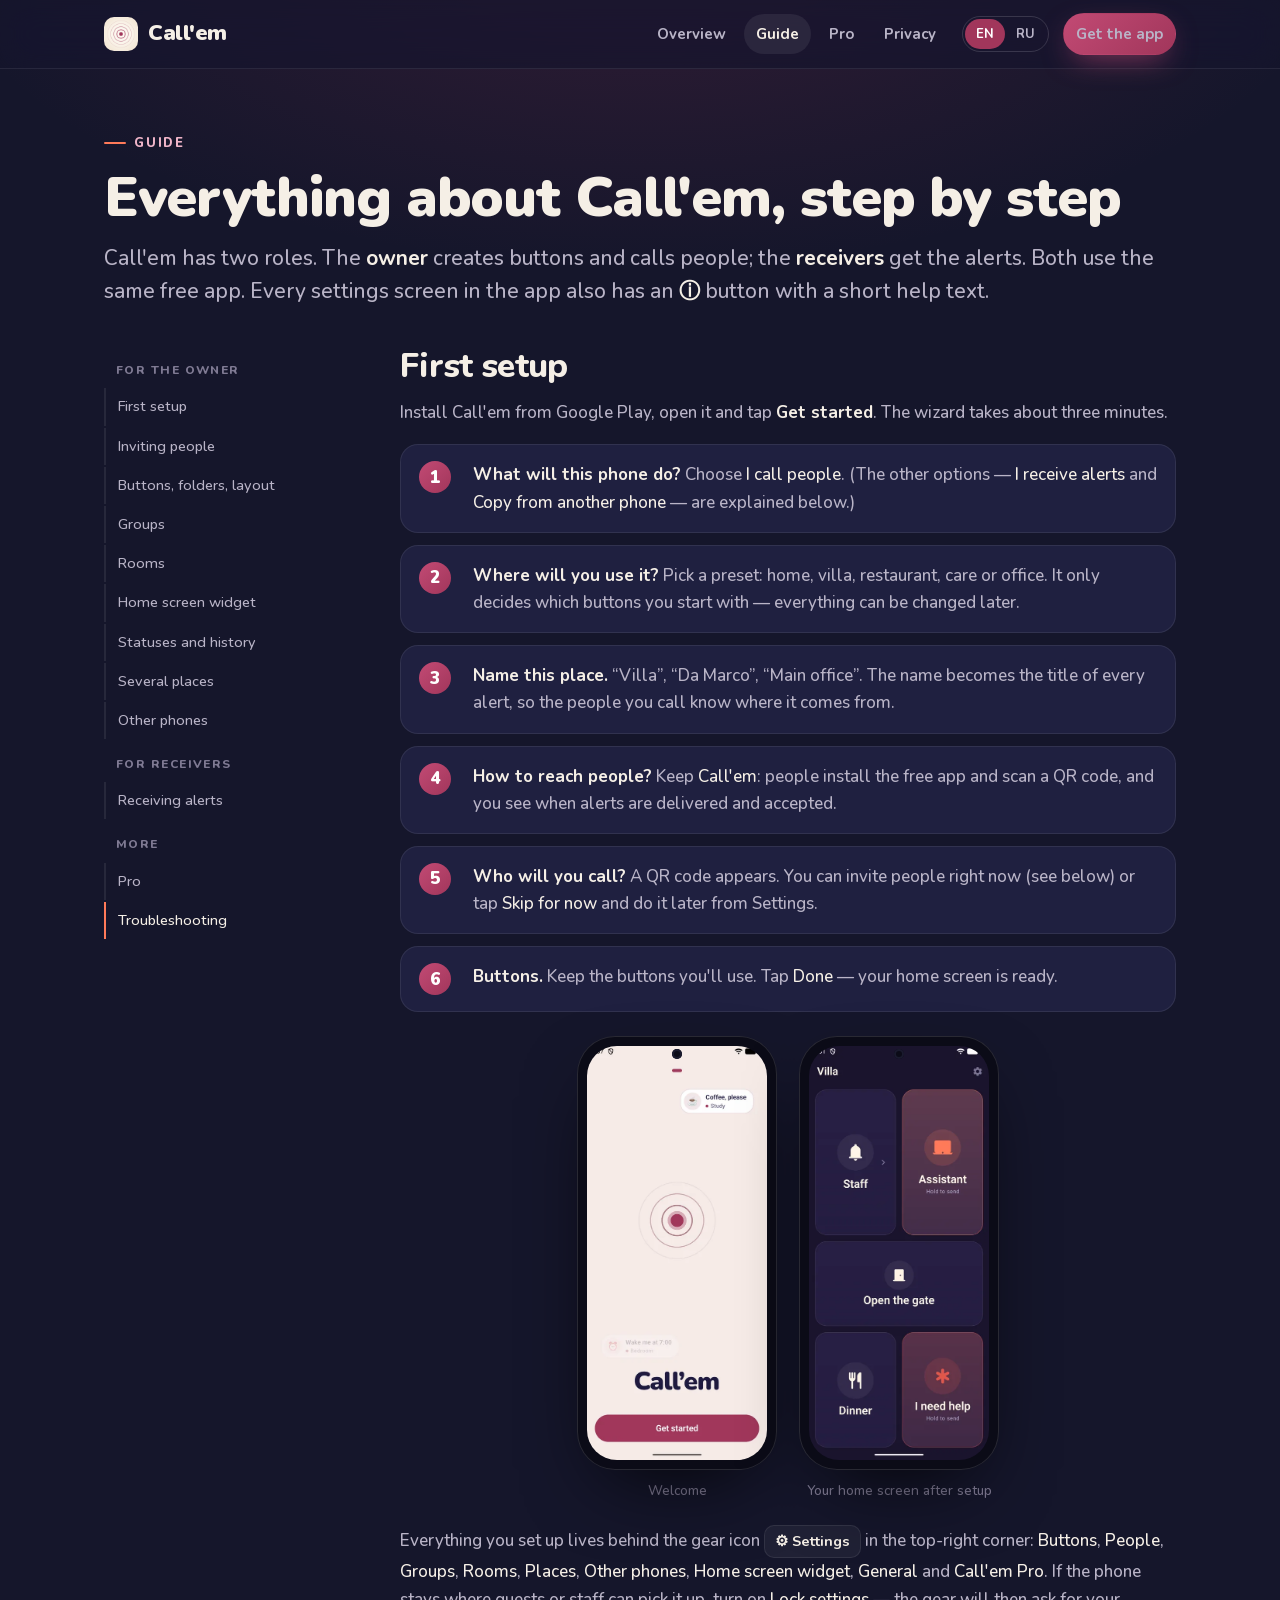
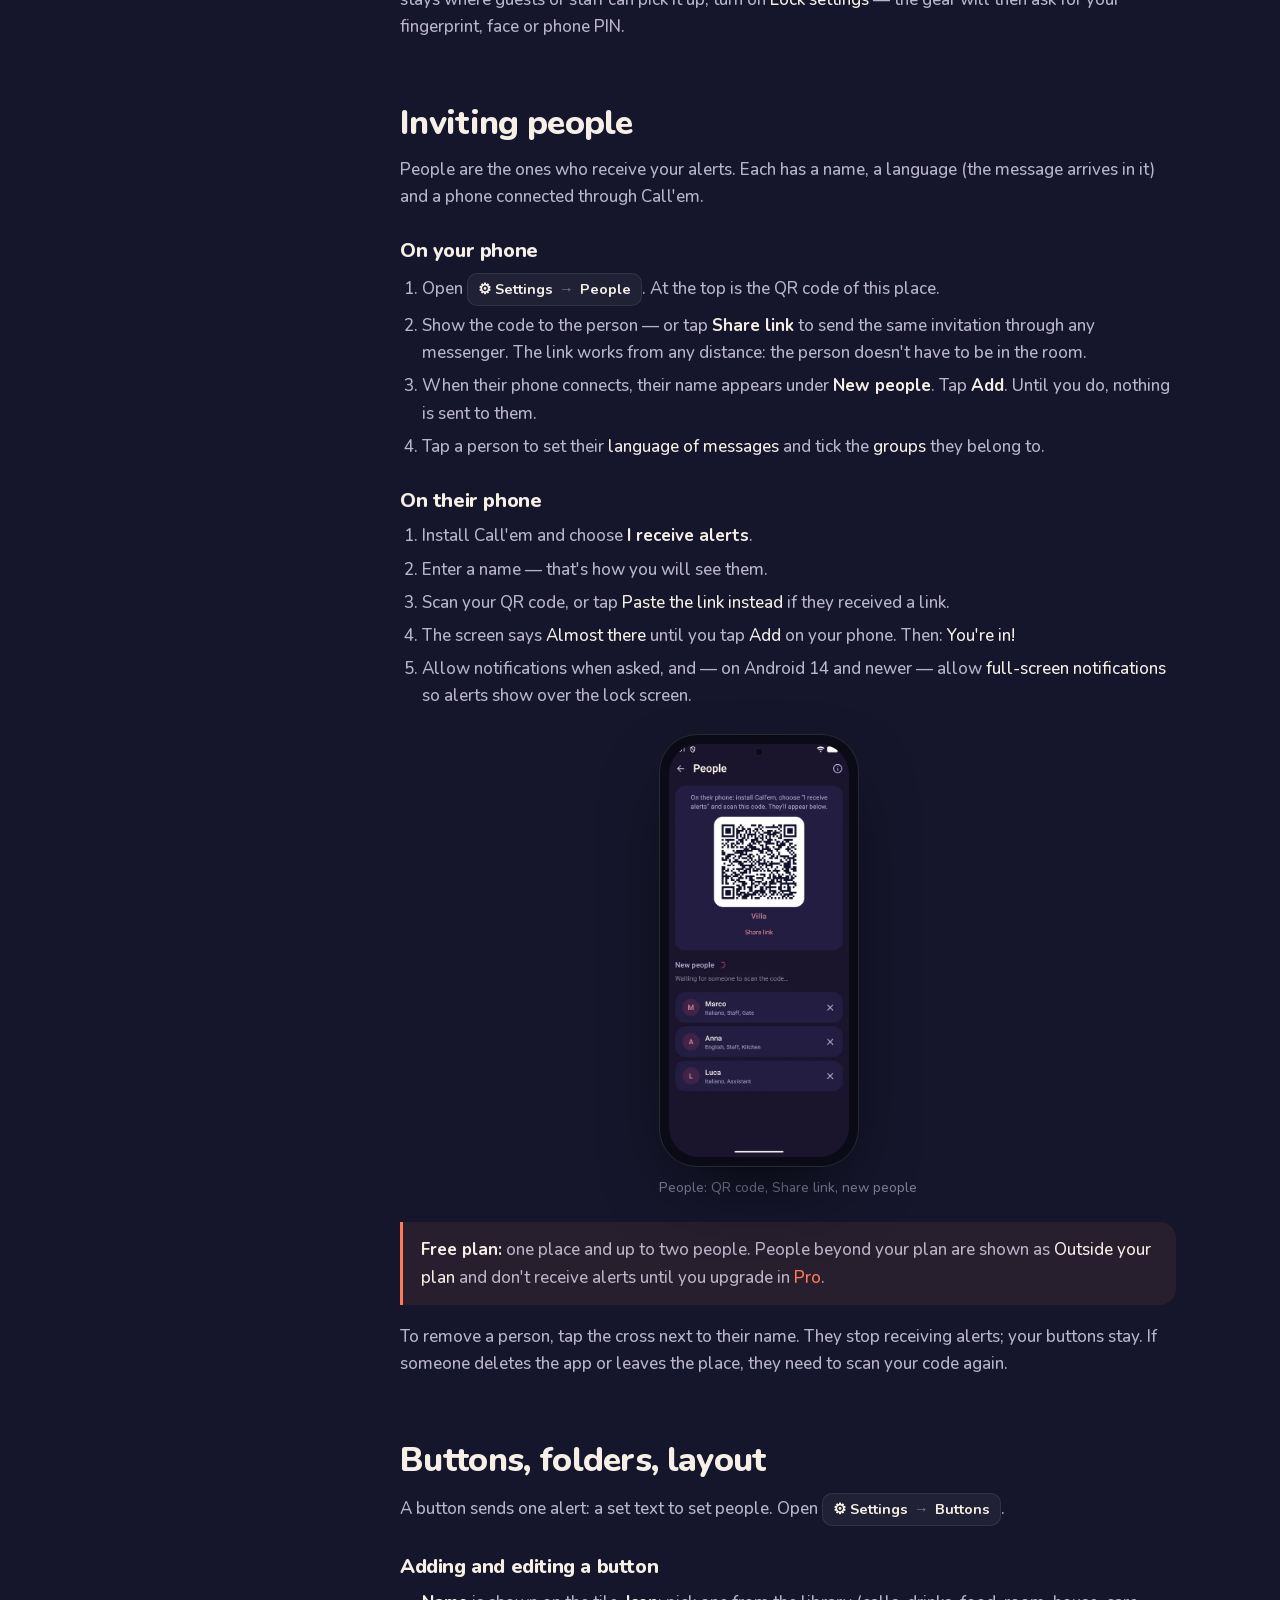
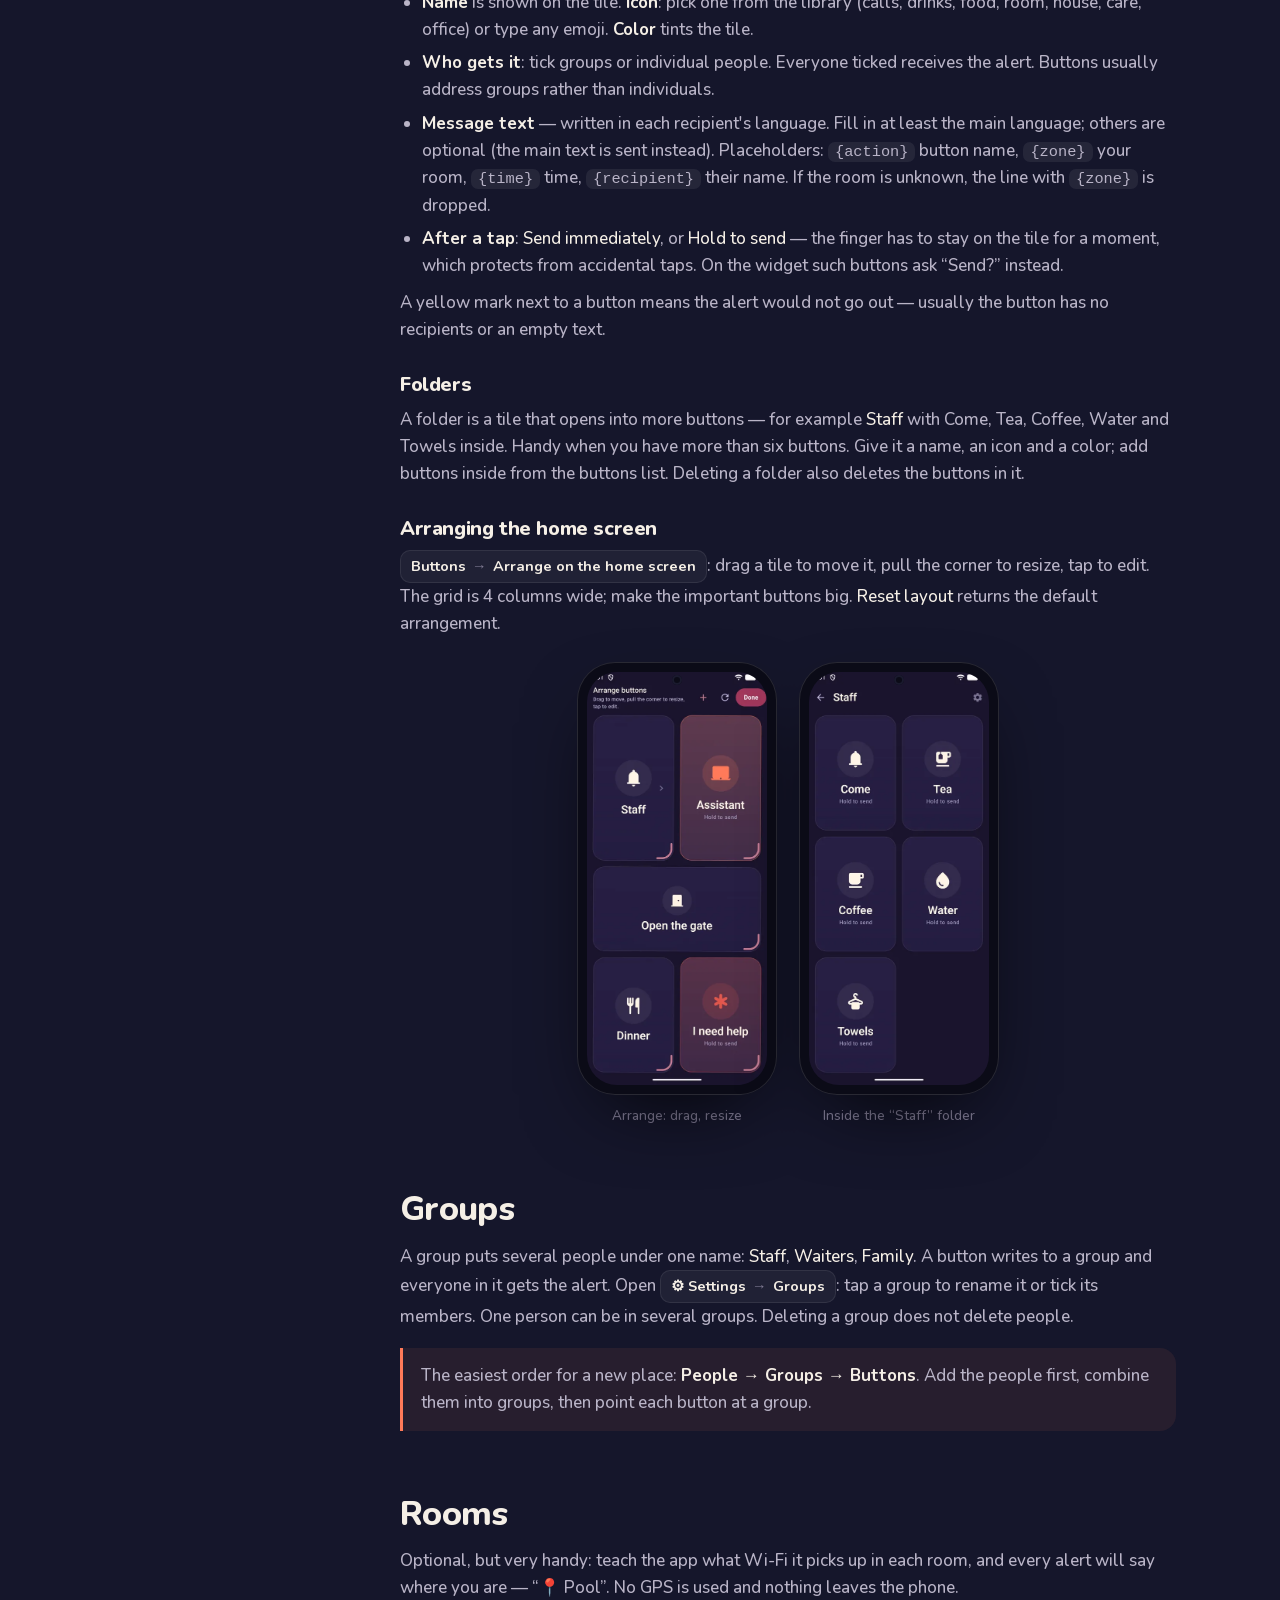
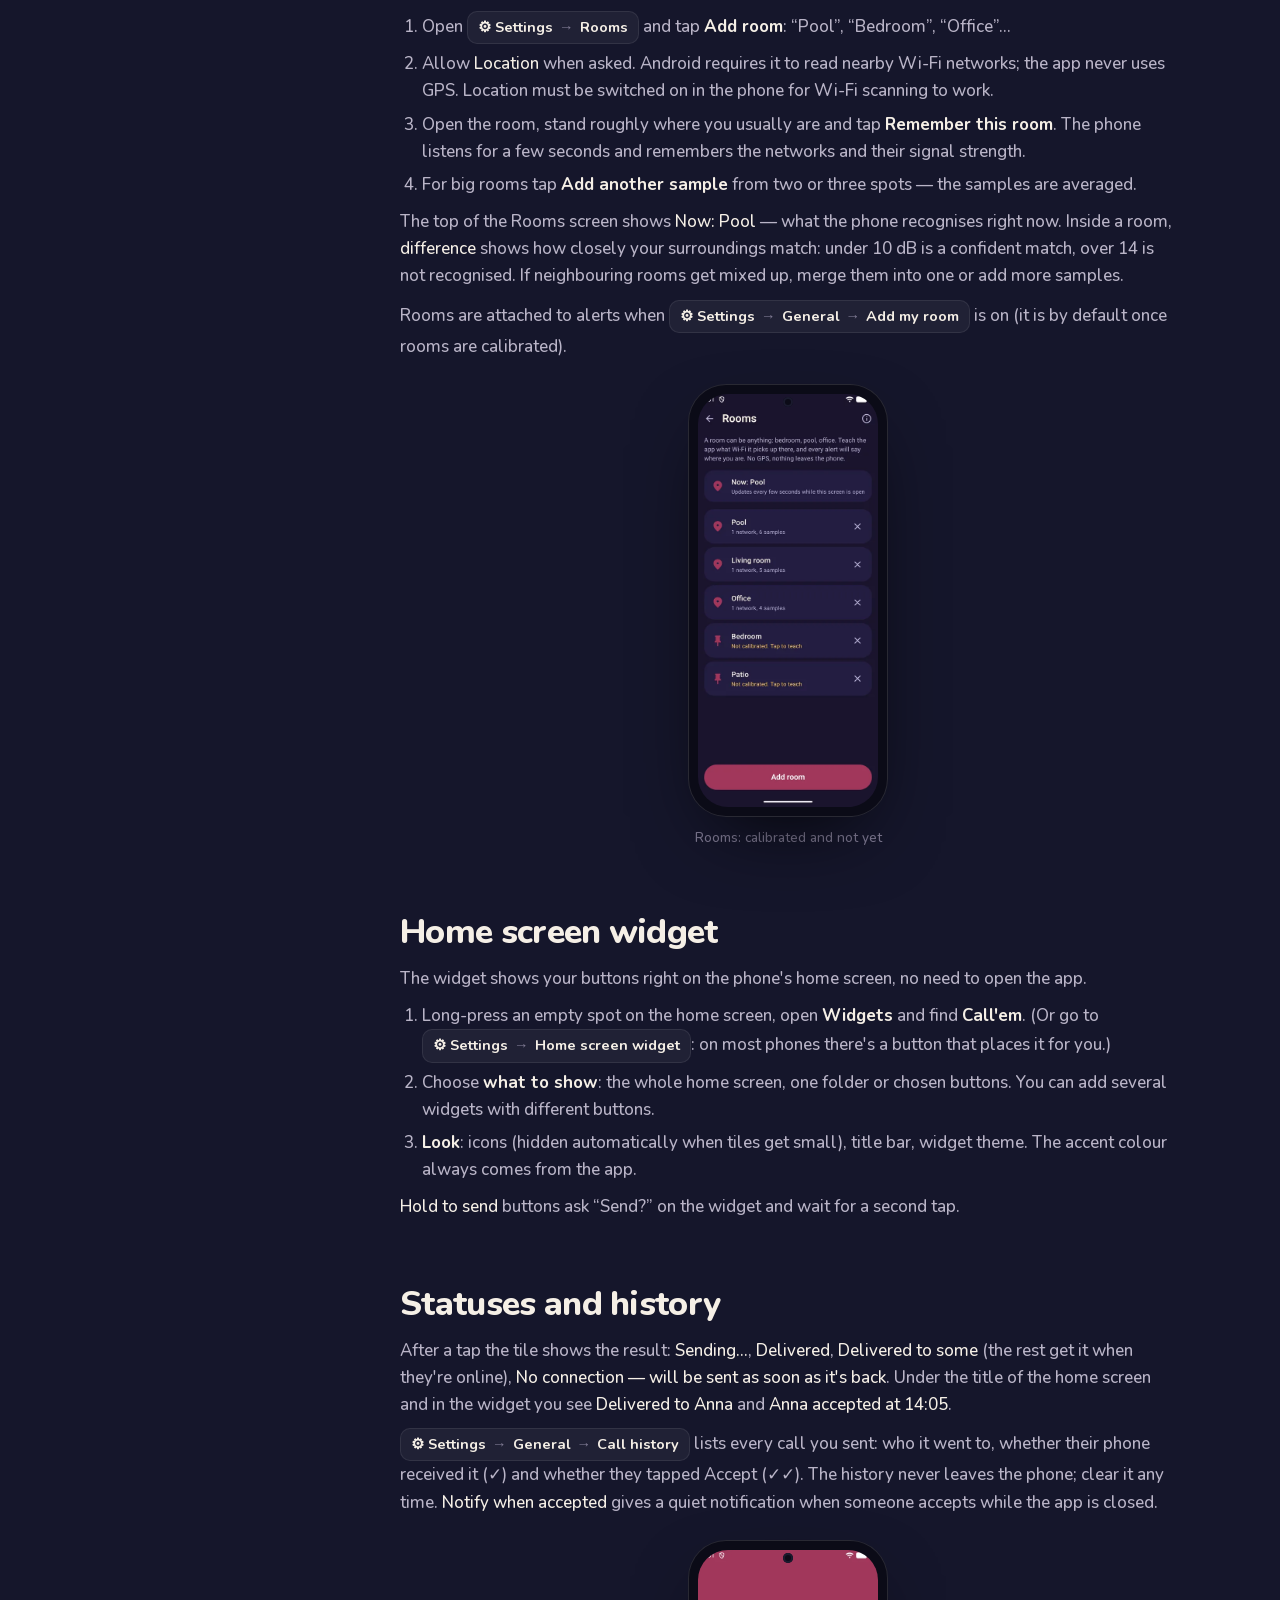
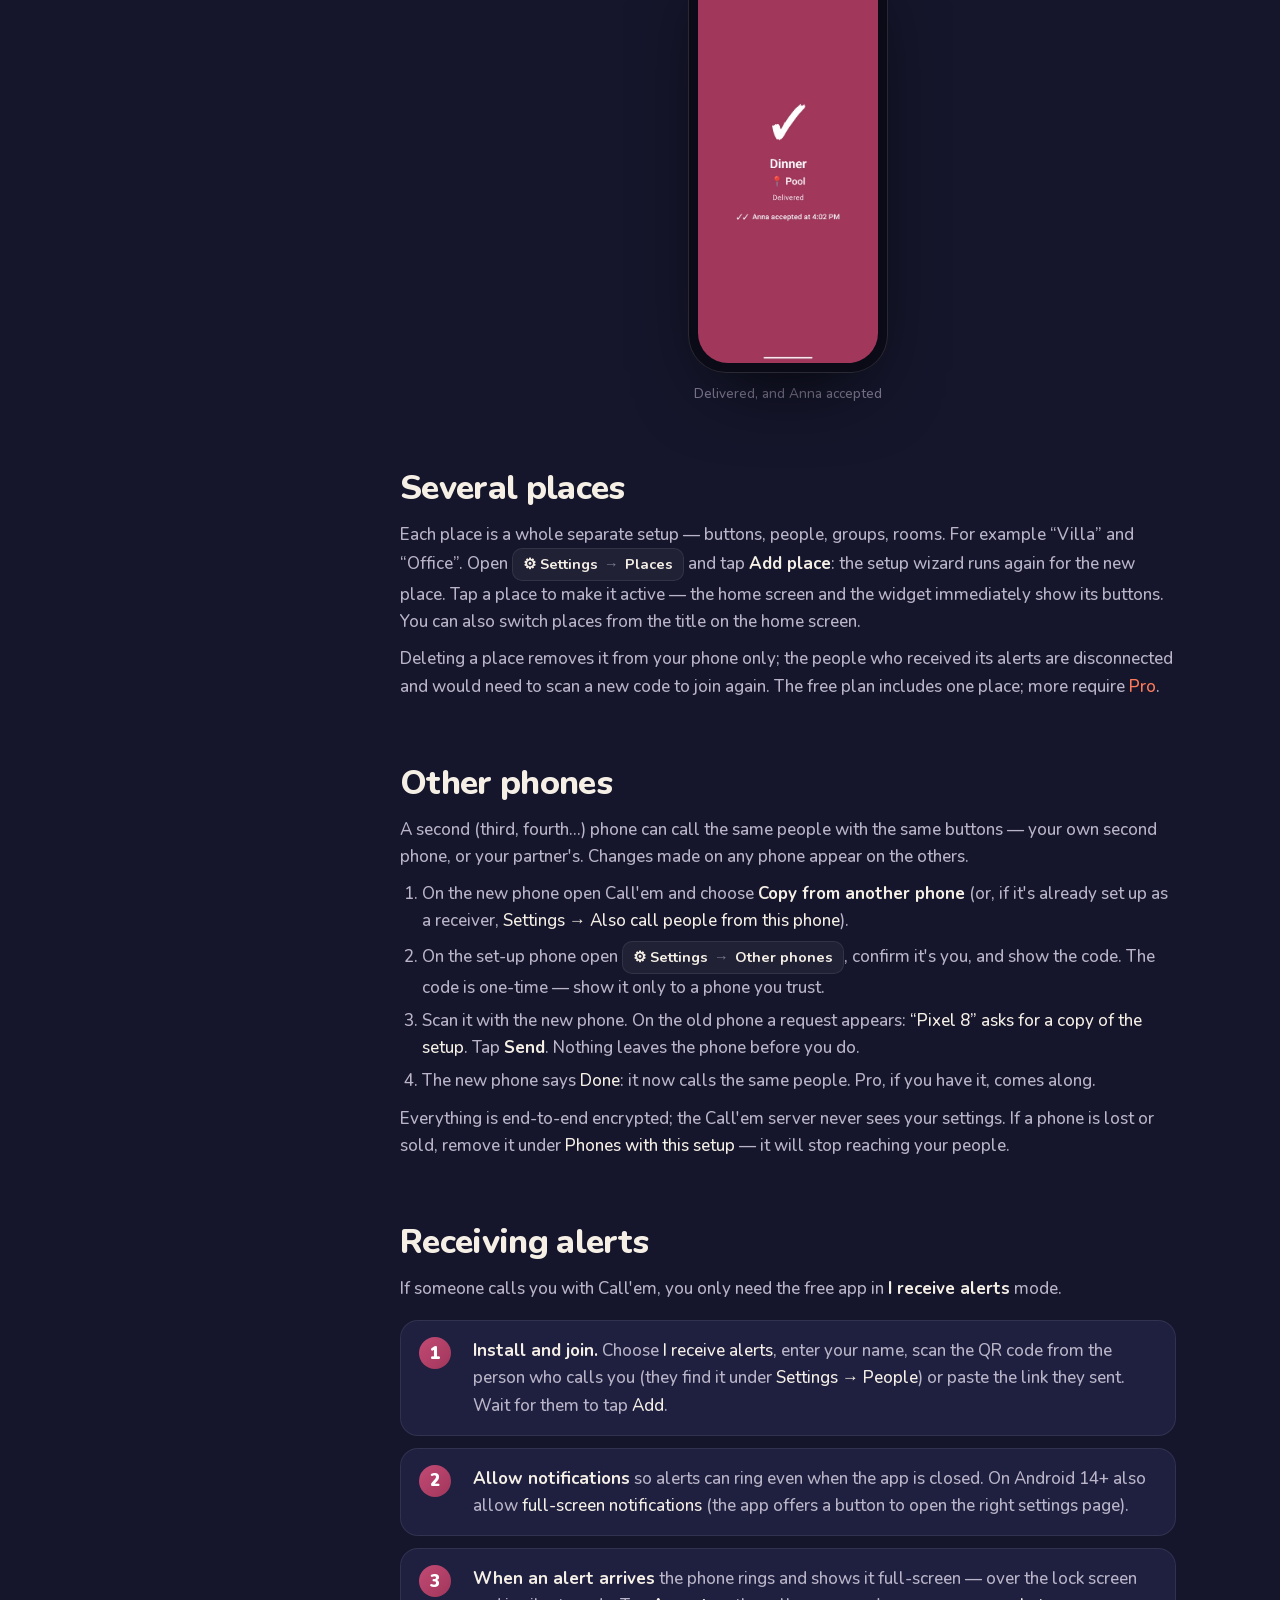
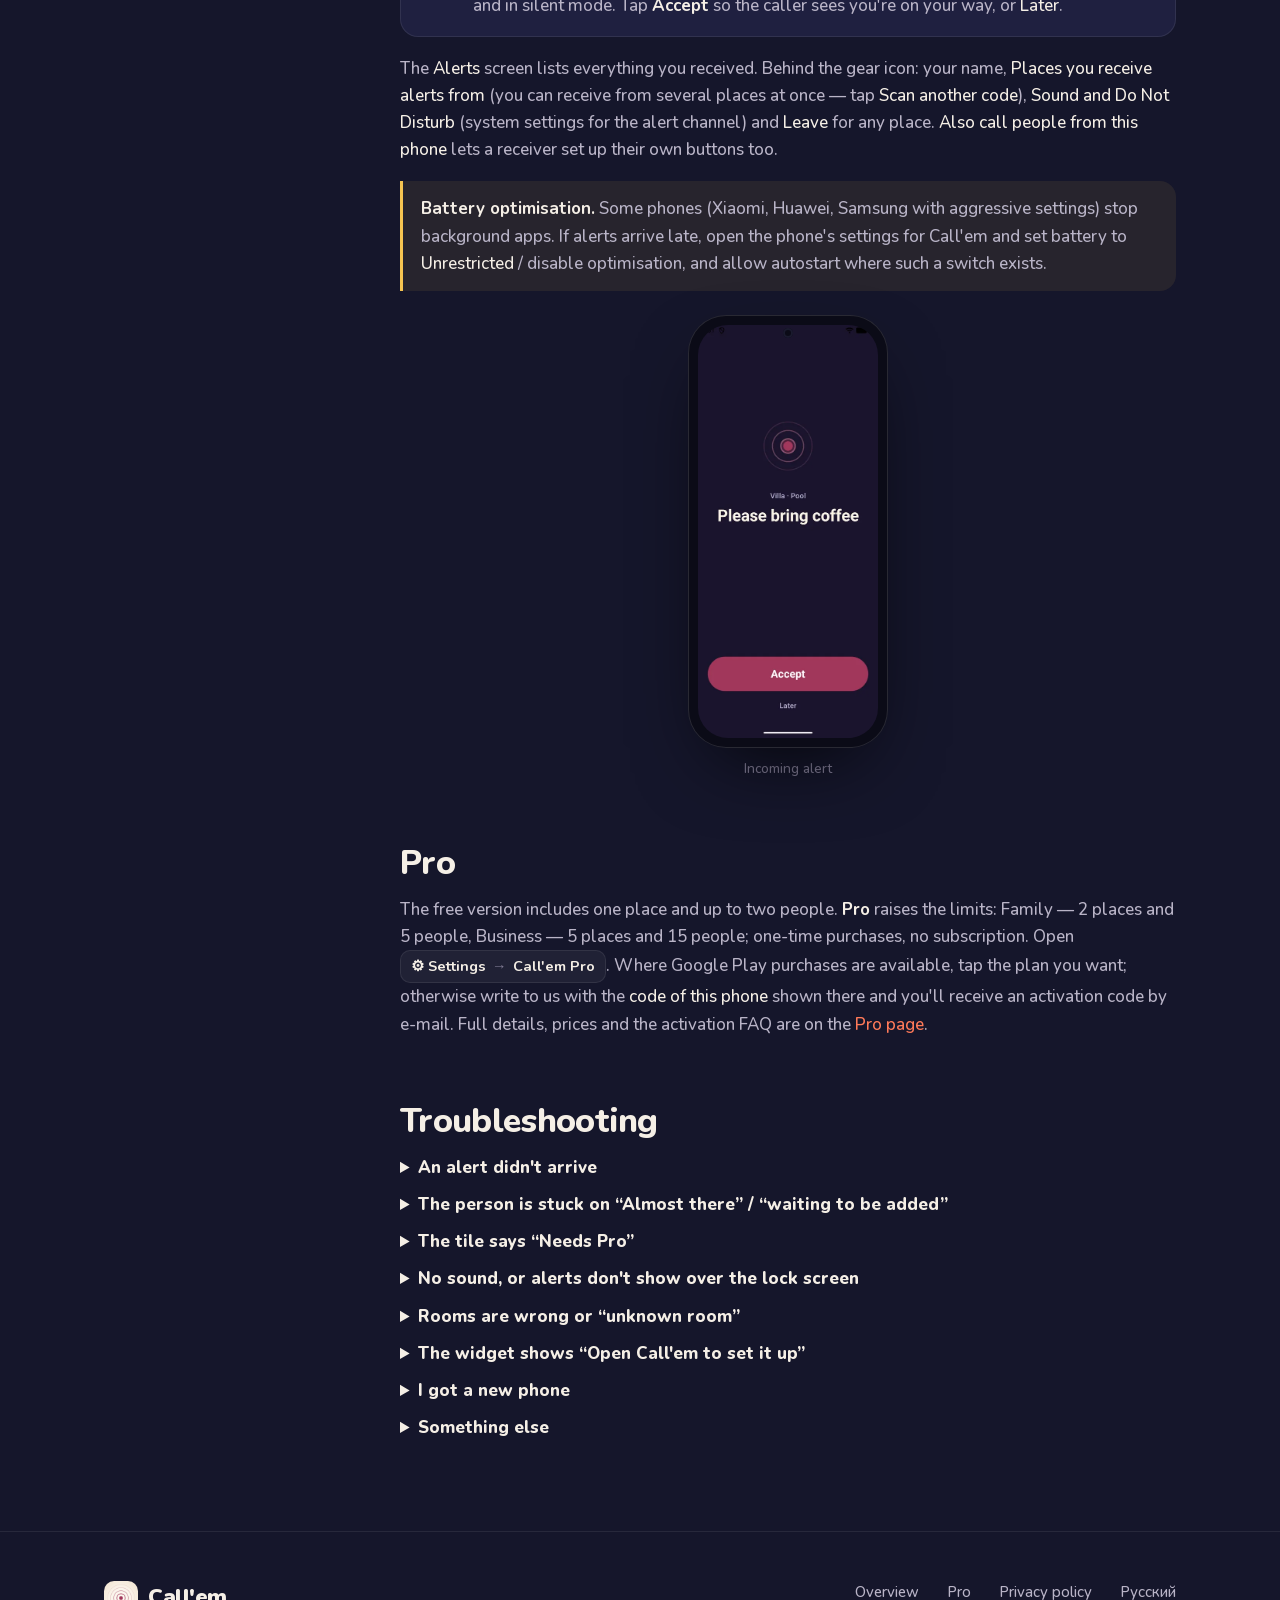
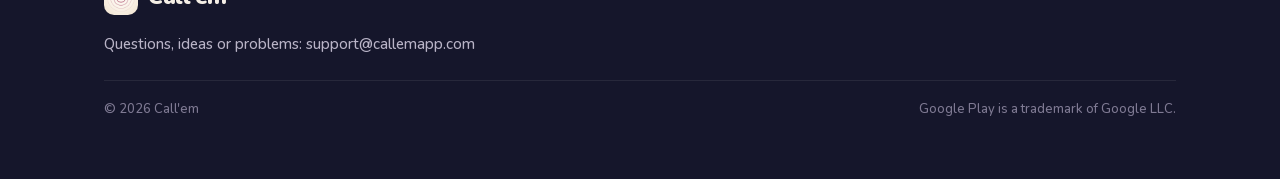
<file: guide.html>
<!doctype html>
<html lang="en">
<head>
<meta charset="utf-8">
<meta name="viewport" content="width=device-width, initial-scale=1">
<title>Call'em Guide — setup, inviting people, buttons, rooms, widget, troubleshooting</title>
<meta name="description" content="Step-by-step guide to Call'em: first setup, inviting the people you call, buttons and folders, rooms by Wi‑Fi, the home screen widget, several places and phones, receiving alerts, Pro, troubleshooting.">
<link rel="canonical" href="https://callemapp.com/guide.html">
<link rel="alternate" hreflang="en" href="https://callemapp.com/guide.html">
<link rel="alternate" hreflang="ru" href="https://callemapp.com/guide-ru.html">
<link rel="icon" href="img/icon-32.png" sizes="32x32">
<link rel="apple-touch-icon" href="img/icon-180.png">
<meta property="og:title" content="Call'em Guide">
<meta property="og:image" content="https://callemapp.com/img/og.png">
<meta name="theme-color" content="#15162b">
<link rel="stylesheet" href="style.css">
</head>
<body>
<div class="grain"></div>
<header class="nav">
  <div class="wrap">
    <a class="logo" href="index.html"><img src="img/icon-192.png" alt="" width="34" height="34">Call'em</a>
    <button class="burger" aria-label="Menu" aria-expanded="false"><span></span><span></span><span></span></button>
    <nav class="nav-links">
      <a href="index.html">Overview</a>
      <a href="guide.html">Guide</a>
      <a href="pro.html">Pro</a>
      <a href="privacy.html">Privacy</a>
      <span class="lang"><a class="active" href="guide.html">EN</a><a href="guide-ru.html">RU</a></span>
      <a class="btn btn-primary btn-sm" href="https://play.google.com/store/apps/details?id=app.callem">Get the app</a>
    </nav>
  </div>
</header>

<main class="doc">
  <div class="wrap">
    <div class="head">
      <div class="eyebrow">Guide</div>
      <h1 style="font-size:clamp(34px,5vw,56px)">Everything about Call'em, step by step</h1>
      <p class="lead">Call'em has two roles. The <b>owner</b> creates buttons and calls people; the <b>receivers</b> get the alerts. Both use the same free app. Every settings screen in the app also has an <b>ⓘ</b> button with a short help text.</p>
    </div>

    <div class="doc-grid">
      <aside class="toc">
        <div class="toc-h">For the owner</div>
        <a href="#start">First setup</a>
        <a href="#people">Inviting people</a>
        <a href="#buttons">Buttons, folders, layout</a>
        <a href="#groups">Groups</a>
        <a href="#rooms">Rooms</a>
        <a href="#widget">Home screen widget</a>
        <a href="#statuses">Statuses and history</a>
        <a href="#places">Several places</a>
        <a href="#phones">Other phones</a>
        <div class="toc-h">For receivers</div>
        <a href="#receiving">Receiving alerts</a>
        <div class="toc-h">More</div>
        <a href="#pro">Pro</a>
        <a href="#troubleshooting">Troubleshooting</a>
      </aside>

      <article>
        <h2 id="start">First setup</h2>
        <p>Install Call'em from Google Play, open it and tap <b>Get started</b>. The wizard takes about three minutes.</p>
        <ol class="big">
          <li><div><b>What will this phone do?</b> Choose <em>I call people</em>. (The other options — <em>I receive alerts</em> and <em>Copy from another phone</em> — are explained below.)</div></li>
          <li><div><b>Where will you use it?</b> Pick a preset: home, villa, restaurant, care or office. It only decides which buttons you start with — everything can be changed later.</div></li>
          <li><div><b>Name this place.</b> “Villa”, “Da Marco”, “Main office”. The name becomes the title of every alert, so the people you call know where it comes from.</div></li>
          <li><div><b>How to reach people?</b> Keep <em>Call'em</em>: people install the free app and scan a QR code, and you see when alerts are delivered and accepted.</div></li>
          <li><div><b>Who will you call?</b> A QR code appears. You can invite people right now (see below) or tap <em>Skip for now</em> and do it later from Settings.</div></li>
          <li><div><b>Buttons.</b> Keep the buttons you'll use. Tap <em>Done</em> — your home screen is ready.</div></li>
        </ol>
        <div class="shots">
          <figure><div class="phone shot light"><div class="screen"><img src="img/en/welcome.webp" alt="Welcome screen" loading="lazy"></div></div><figcaption>Welcome</figcaption></figure>
          <figure><div class="phone shot"><div class="screen"><img src="img/en/home.webp" alt="Home screen" loading="lazy"></div></div><figcaption>Your home screen after setup</figcaption></figure>
        </div>
        <p>Everything you set up lives behind the gear icon <span class="path">⚙ Settings</span> in the top‑right corner: <em>Buttons</em>, <em>People</em>, <em>Groups</em>, <em>Rooms</em>, <em>Places</em>, <em>Other phones</em>, <em>Home screen widget</em>, <em>General</em> and <em>Call'em Pro</em>. If the phone stays where guests or staff can pick it up, turn on <em>Lock settings</em> — the gear will then ask for your fingerprint, face or phone PIN.</p>

        <h2 id="people">Inviting people</h2>
        <p>People are the ones who receive your alerts. Each has a name, a language (the message arrives in it) and a phone connected through Call'em.</p>
        <h3>On your phone</h3>
        <ol>
          <li>Open <span class="path">⚙ Settings <i>→</i> People</span>. At the top is the QR code of this place.</li>
          <li>Show the code to the person — or tap <b>Share link</b> to send the same invitation through any messenger. The link works from any distance: the person doesn't have to be in the room.</li>
          <li>When their phone connects, their name appears under <b>New people</b>. Tap <b>Add</b>. Until you do, nothing is sent to them.</li>
          <li>Tap a person to set their <em>language of messages</em> and tick the <em>groups</em> they belong to.</li>
        </ol>
        <h3>On their phone</h3>
        <ol>
          <li>Install Call'em and choose <b>I receive alerts</b>.</li>
          <li>Enter a name — that's how you will see them.</li>
          <li>Scan your QR code, or tap <em>Paste the link instead</em> if they received a link.</li>
          <li>The screen says <em>Almost there</em> until you tap <em>Add</em> on your phone. Then: <em>You're in!</em></li>
          <li>Allow notifications when asked, and — on Android 14 and newer — allow <em>full‑screen notifications</em> so alerts show over the lock screen.</li>
        </ol>
        <div class="shots">
          <figure><div class="phone shot"><div class="screen"><img src="img/en/people.webp" alt="People screen with QR code" loading="lazy"></div></div><figcaption>People: QR code, Share link, new people</figcaption></figure>
        </div>
        <div class="tip"><p><b>Free plan:</b> one place and up to two people. People beyond your plan are shown as <em>Outside your plan</em> and don't receive alerts until you upgrade in <a href="pro.html">Pro</a>.</p></div>
        <p>To remove a person, tap the cross next to their name. They stop receiving alerts; your buttons stay. If someone deletes the app or leaves the place, they need to scan your code again.</p>

        <h2 id="buttons">Buttons, folders, layout</h2>
        <p>A button sends one alert: a set text to set people. Open <span class="path">⚙ Settings <i>→</i> Buttons</span>.</p>
        <h3>Adding and editing a button</h3>
        <ul>
          <li><b>Name</b> is shown on the tile. <b>Icon</b>: pick one from the library (calls, drinks, food, room, house, care, office) or type any emoji. <b>Color</b> tints the tile.</li>
          <li><b>Who gets it</b>: tick groups or individual people. Everyone ticked receives the alert. Buttons usually address groups rather than individuals.</li>
          <li><b>Message text</b> — written in each recipient's language. Fill in at least the main language; others are optional (the main text is sent instead). Placeholders: <code>{action}</code> button name, <code>{zone}</code> your room, <code>{time}</code> time, <code>{recipient}</code> their name. If the room is unknown, the line with <code>{zone}</code> is dropped.</li>
          <li><b>After a tap</b>: <em>Send immediately</em>, or <em>Hold to send</em> — the finger has to stay on the tile for a moment, which protects from accidental taps. On the widget such buttons ask “Send?” instead.</li>
        </ul>
        <p>A yellow mark next to a button means the alert would not go out — usually the button has no recipients or an empty text.</p>
        <h3>Folders</h3>
        <p>A folder is a tile that opens into more buttons — for example <em>Staff</em> with Come, Tea, Coffee, Water and Towels inside. Handy when you have more than six buttons. Give it a name, an icon and a color; add buttons inside from the buttons list. Deleting a folder also deletes the buttons in it.</p>
        <h3>Arranging the home screen</h3>
        <p><span class="path">Buttons <i>→</i> Arrange on the home screen</span>: drag a tile to move it, pull the corner to resize, tap to edit. The grid is 4 columns wide; make the important buttons big. <em>Reset layout</em> returns the default arrangement.</p>
        <div class="shots">
          <figure><div class="phone shot"><div class="screen"><img src="img/en/arrange.webp" alt="Arrange buttons" loading="lazy"></div></div><figcaption>Arrange: drag, resize</figcaption></figure>
          <figure><div class="phone shot"><div class="screen"><img src="img/en/folder.webp" alt="Folder Staff" loading="lazy"></div></div><figcaption>Inside the “Staff” folder</figcaption></figure>
        </div>

        <h2 id="groups">Groups</h2>
        <p>A group puts several people under one name: <em>Staff</em>, <em>Waiters</em>, <em>Family</em>. A button writes to a group and everyone in it gets the alert. Open <span class="path">⚙ Settings <i>→</i> Groups</span>: tap a group to rename it or tick its members. One person can be in several groups. Deleting a group does not delete people.</p>
        <div class="tip"><p>The easiest order for a new place: <b>People → Groups → Buttons</b>. Add the people first, combine them into groups, then point each button at a group.</p></div>

        <h2 id="rooms">Rooms</h2>
        <p>Optional, but very handy: teach the app what Wi‑Fi it picks up in each room, and every alert will say where you are — “📍 Pool”. No GPS is used and nothing leaves the phone.</p>
        <ol>
          <li>Open <span class="path">⚙ Settings <i>→</i> Rooms</span> and tap <b>Add room</b>: “Pool”, “Bedroom”, “Office”…</li>
          <li>Allow <em>Location</em> when asked. Android requires it to read nearby Wi‑Fi networks; the app never uses GPS. Location must be switched on in the phone for Wi‑Fi scanning to work.</li>
          <li>Open the room, stand roughly where you usually are and tap <b>Remember this room</b>. The phone listens for a few seconds and remembers the networks and their signal strength.</li>
          <li>For big rooms tap <b>Add another sample</b> from two or three spots — the samples are averaged.</li>
        </ol>
        <p>The top of the Rooms screen shows <em>Now: Pool</em> — what the phone recognises right now. Inside a room, <em>difference</em> shows how closely your surroundings match: under 10 dB is a confident match, over 14 is not recognised. If neighbouring rooms get mixed up, merge them into one or add more samples.</p>
        <p>Rooms are attached to alerts when <span class="path">⚙ Settings <i>→</i> General <i>→</i> Add my room</span> is on (it is by default once rooms are calibrated).</p>
        <div class="shots">
          <figure><div class="phone shot"><div class="screen"><img src="img/en/rooms.webp" alt="Rooms screen" loading="lazy"></div></div><figcaption>Rooms: calibrated and not yet</figcaption></figure>
        </div>

        <h2 id="widget">Home screen widget</h2>
        <p>The widget shows your buttons right on the phone's home screen, no need to open the app.</p>
        <ol>
          <li>Long‑press an empty spot on the home screen, open <b>Widgets</b> and find <b>Call'em</b>. (Or go to <span class="path">⚙ Settings <i>→</i> Home screen widget</span>: on most phones there's a button that places it for you.)</li>
          <li>Choose <b>what to show</b>: the whole home screen, one folder or chosen buttons. You can add several widgets with different buttons.</li>
          <li><b>Look</b>: icons (hidden automatically when tiles get small), title bar, widget theme. The accent colour always comes from the app.</li>
        </ol>
        <p><em>Hold to send</em> buttons ask “Send?” on the widget and wait for a second tap.</p>

        <h2 id="statuses">Statuses and history</h2>
        <p>After a tap the tile shows the result: <em>Sending…</em>, <em>Delivered</em>, <em>Delivered to some</em> (the rest get it when they're online), <em>No connection — will be sent as soon as it's back</em>. Under the title of the home screen and in the widget you see <em>Delivered to Anna</em> and <em>Anna accepted at 14:05</em>.</p>
        <p><span class="path">⚙ Settings <i>→</i> General <i>→</i> Call history</span> lists every call you sent: who it went to, whether their phone received it (✓) and whether they tapped Accept (✓✓). The history never leaves the phone; clear it any time. <em>Notify when accepted</em> gives a quiet notification when someone accepts while the app is closed.</p>
        <div class="shots">
          <figure><div class="phone shot"><div class="screen"><img src="img/en/sent.webp" alt="Sent screen: delivered, accepted" loading="lazy"></div></div><figcaption>Delivered, and Anna accepted</figcaption></figure>
        </div>

        <h2 id="places">Several places</h2>
        <p>Each place is a whole separate setup — buttons, people, groups, rooms. For example “Villa” and “Office”. Open <span class="path">⚙ Settings <i>→</i> Places</span> and tap <b>Add place</b>: the setup wizard runs again for the new place. Tap a place to make it active — the home screen and the widget immediately show its buttons. You can also switch places from the title on the home screen.</p>
        <p>Deleting a place removes it from your phone only; the people who received its alerts are disconnected and would need to scan a new code to join again. The free plan includes one place; more require <a href="pro.html">Pro</a>.</p>

        <h2 id="phones">Other phones</h2>
        <p>A second (third, fourth…) phone can call the same people with the same buttons — your own second phone, or your partner's. Changes made on any phone appear on the others.</p>
        <ol>
          <li>On the new phone open Call'em and choose <b>Copy from another phone</b> (or, if it's already set up as a receiver, <em>Settings → Also call people from this phone</em>).</li>
          <li>On the set‑up phone open <span class="path">⚙ Settings <i>→</i> Other phones</span>, confirm it's you, and show the code. The code is one‑time — show it only to a phone you trust.</li>
          <li>Scan it with the new phone. On the old phone a request appears: <em>“Pixel 8” asks for a copy of the setup</em>. Tap <b>Send</b>. Nothing leaves the phone before you do.</li>
          <li>The new phone says <em>Done</em>: it now calls the same people. Pro, if you have it, comes along.</li>
        </ol>
        <p>Everything is end‑to‑end encrypted; the Call'em server never sees your settings. If a phone is lost or sold, remove it under <em>Phones with this setup</em> — it will stop reaching your people.</p>

        <h2 id="receiving">Receiving alerts</h2>
        <p>If someone calls you with Call'em, you only need the free app in <b>I receive alerts</b> mode.</p>
        <ol class="big">
          <li><div><b>Install and join.</b> Choose <em>I receive alerts</em>, enter your name, scan the QR code from the person who calls you (they find it under <em>Settings → People</em>) or paste the link they sent. Wait for them to tap <em>Add</em>.</div></li>
          <li><div><b>Allow notifications</b> so alerts can ring even when the app is closed. On Android 14+ also allow <em>full‑screen notifications</em> (the app offers a button to open the right settings page).</div></li>
          <li><div><b>When an alert arrives</b> the phone rings and shows it full‑screen — over the lock screen and in silent mode. Tap <b>Accept</b> so the caller sees you're on your way, or <em>Later</em>.</div></li>
        </ol>
        <p>The <em>Alerts</em> screen lists everything you received. Behind the gear icon: your name, <em>Places you receive alerts from</em> (you can receive from several places at once — tap <em>Scan another code</em>), <em>Sound and Do Not Disturb</em> (system settings for the alert channel) and <em>Leave</em> for any place. <em>Also call people from this phone</em> lets a receiver set up their own buttons too.</p>
        <div class="tip warn"><p><b>Battery optimisation.</b> Some phones (Xiaomi, Huawei, Samsung with aggressive settings) stop background apps. If alerts arrive late, open the phone's settings for Call'em and set battery to <em>Unrestricted</em> / disable optimisation, and allow autostart where such a switch exists.</p></div>
        <div class="shots">
          <figure><div class="phone shot"><div class="screen"><img src="img/en/incoming.webp" alt="Incoming alert" loading="lazy"></div></div><figcaption>Incoming alert</figcaption></figure>
        </div>

        <h2 id="pro">Pro</h2>
        <p>The free version includes one place and up to two people. <b>Pro</b> raises the limits: Family — 2 places and 5 people, Business — 5 places and 15 people; one‑time purchases, no subscription. Open <span class="path">⚙ Settings <i>→</i> Call'em Pro</span>. Where Google Play purchases are available, tap the plan you want; otherwise write to us with the <em>code of this phone</em> shown there and you'll receive an activation code by e‑mail. Full details, prices and the activation FAQ are on the <a href="pro.html">Pro page</a>.</p>

        <h2 id="troubleshooting">Troubleshooting</h2>
        <details><summary>An alert didn't arrive</summary>
          <ul>
            <li>On your phone, check the person is still listed under <em>People</em> and the button's <em>Who gets it</em> includes them (or their group).</li>
            <li>On their phone, Call'em must be allowed to show notifications and must not be restricted by battery optimisation (see above). Check <em>Sound and Do Not Disturb</em> in the receiver's settings.</li>
            <li>Both phones need internet. If yours was offline, the tile says <em>Will be sent as soon as it's back</em> — it goes out automatically.</li>
            <li>If the person deleted the app or left the place, they have to scan your code again.</li>
          </ul>
        </details>
        <details><summary>The person is stuck on “Almost there” / “waiting to be added”</summary><p>Open <em>Settings → People</em> on your phone — their name is under <em>New people</em>. Tap <em>Add</em>.</p></details>
        <details><summary>The tile says “Needs Pro”</summary><p>This place or these people are outside your plan. Remove the extra person, or upgrade on the <a href="pro.html">Pro</a> screen.</p></details>
        <details><summary>No sound, or alerts don't show over the lock screen</summary><p>On the receiver's phone open <em>Settings → Sound and Do Not Disturb</em>: the “Incoming alerts” channel must be allowed with sound. On Android 14+ full‑screen notifications must be allowed for Call'em (the app shows a prompt with a button). Do Not Disturb may need an exception for Call'em.</p></details>
        <details><summary>Rooms are wrong or “unknown room”</summary><p>Make sure Wi‑Fi and Location are on. Open the room and add samples from the spots where you actually stand; if two rooms are mixed up, merge them. Rooms work with the Wi‑Fi networks around you — in a place with a single router, far‑apart rooms are distinguishable, adjacent ones often aren't.</p></details>
        <details><summary>The widget shows “Open Call'em to set it up”</summary><p>Tap it once; the app opens and configures the widget. If the widget is empty, choose what to show in its settings (gear in the title bar).</p></details>
        <details><summary>I got a new phone</summary><p>Set up the new phone with <em>Copy from another phone</em> (see <a href="#phones">Other phones</a>). If the old phone is gone, set up the new one from scratch and ask people to scan the new code — and, for Pro, write to us with the new phone code.</p></details>
        <details><summary>Something else</summary><p>Write to <a href="mailto:support@callemapp.com">support@callemapp.com</a> with your phone model, Android version and what you see on the screen.</p></details>
      </article>
    </div>
  </div>
</main>

<footer>
  <div class="wrap">
    <div>
      <a class="logo" href="index.html"><img src="img/icon-192.png" alt="" width="34" height="34">Call'em</a>
      <p style="margin-top:10px">Questions, ideas or problems: <a href="mailto:support@callemapp.com">support@callemapp.com</a></p>
    </div>
    <div class="cols">
      <a href="index.html">Overview</a>
      <a href="pro.html">Pro</a>
      <a href="privacy.html">Privacy policy</a>
      <a href="guide-ru.html">Русский</a>
    </div>
    <div class="f-bottom"><span>© 2026 Call'em</span><span>Google Play is a trademark of Google LLC.</span></div>
  </div>
</footer>
<script src="site.js"></script>
</body>
</html>
</file>
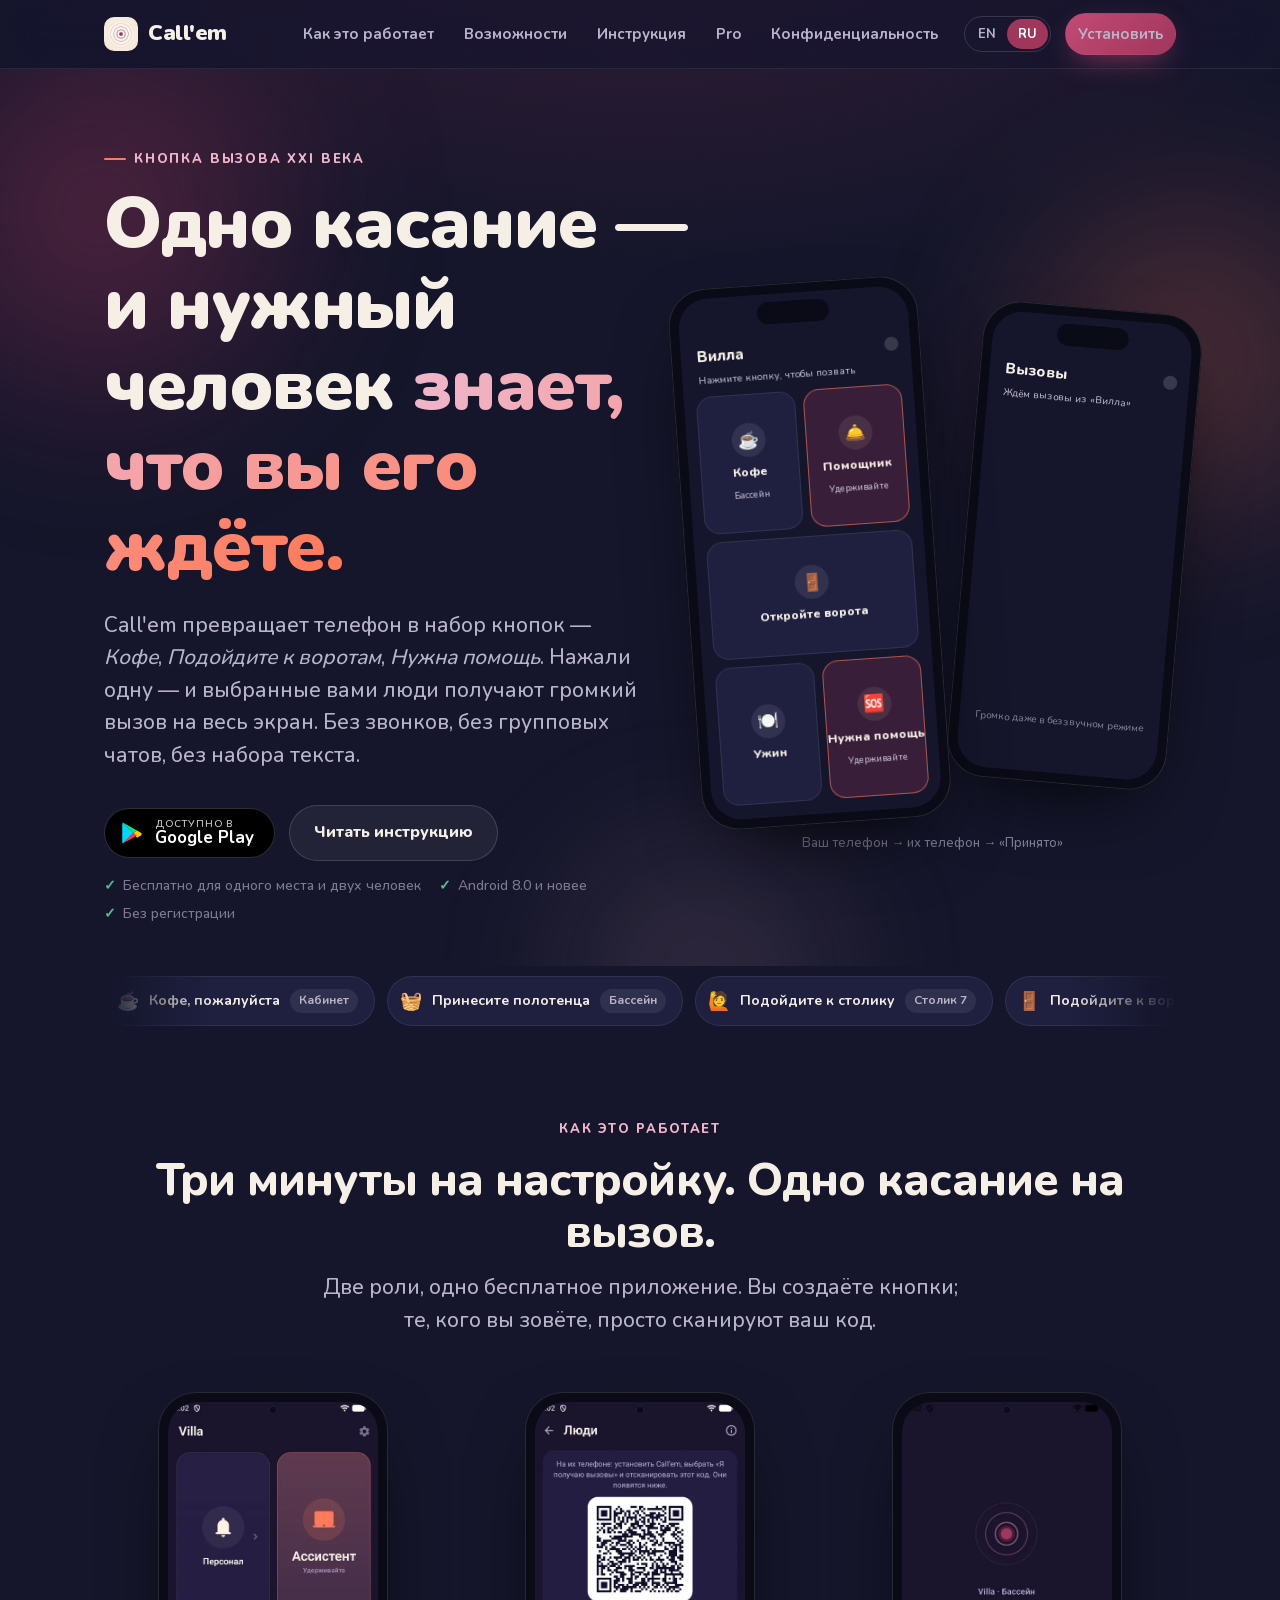
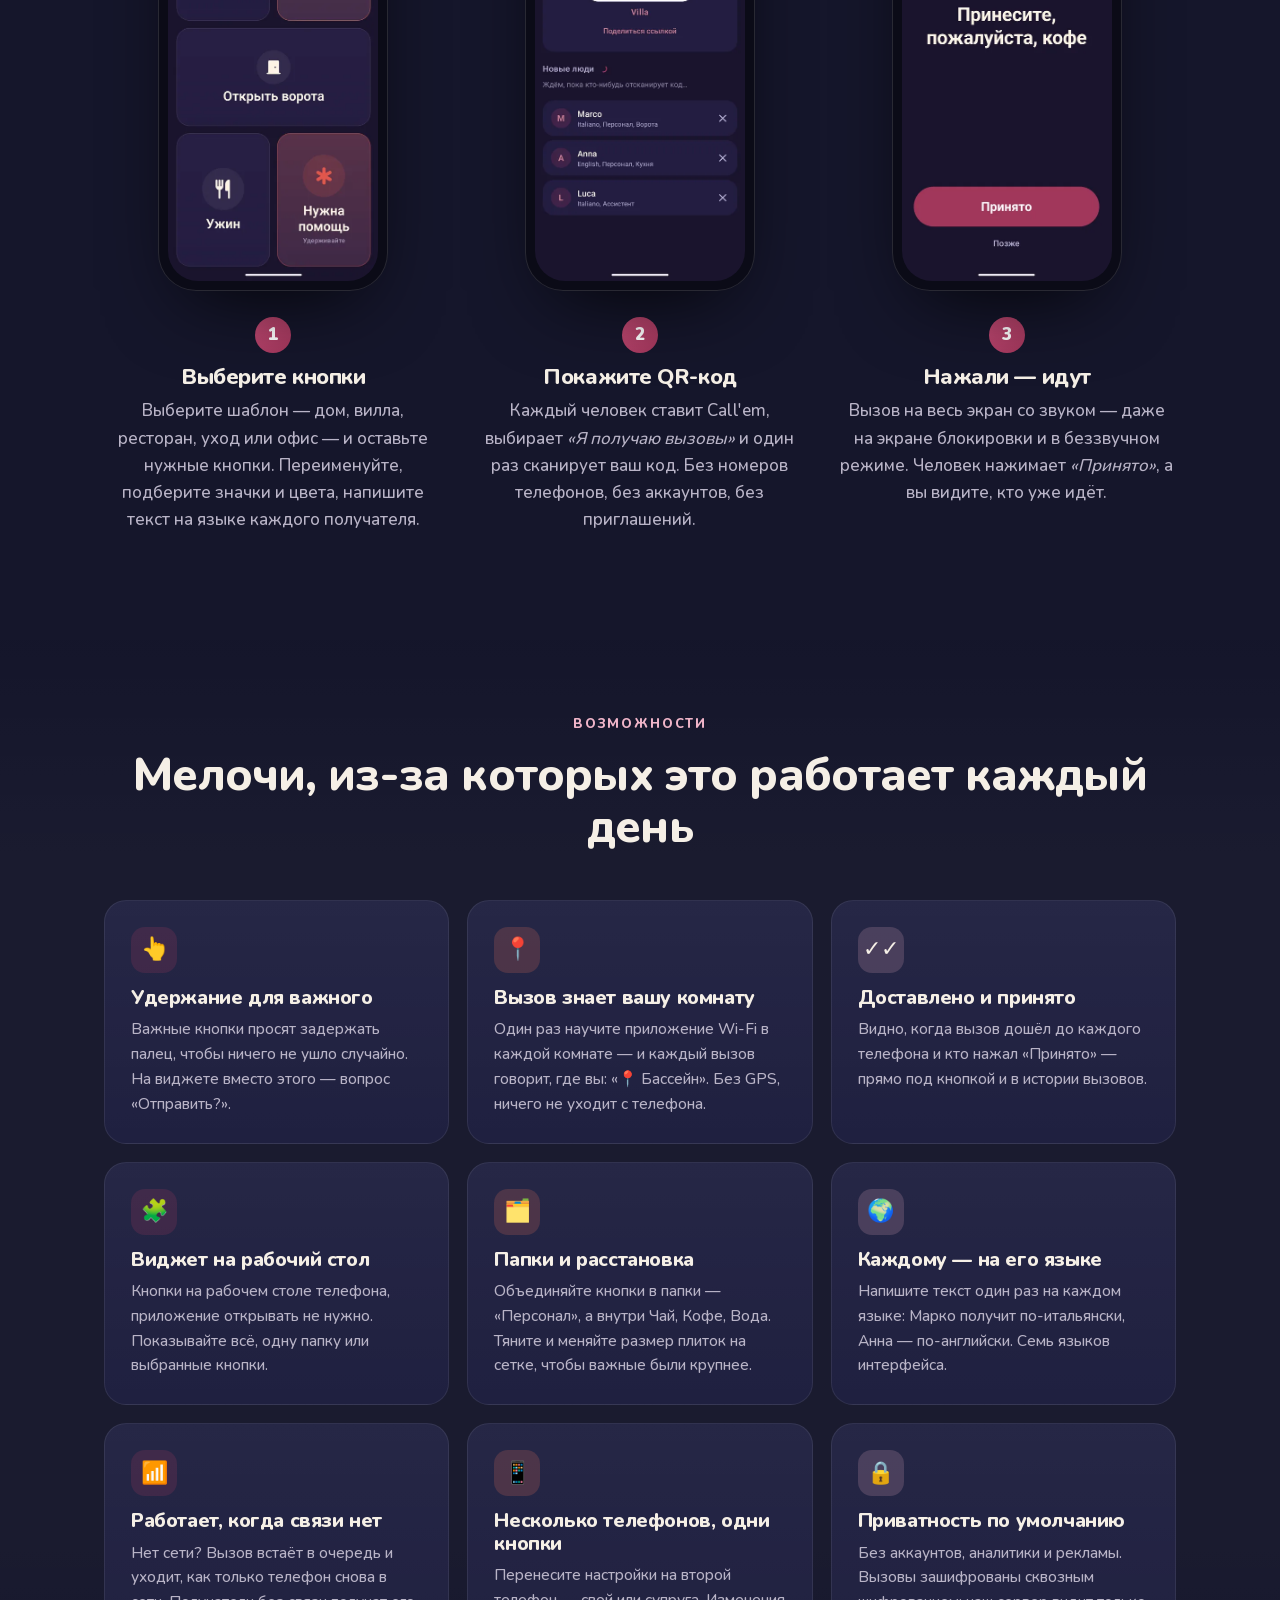
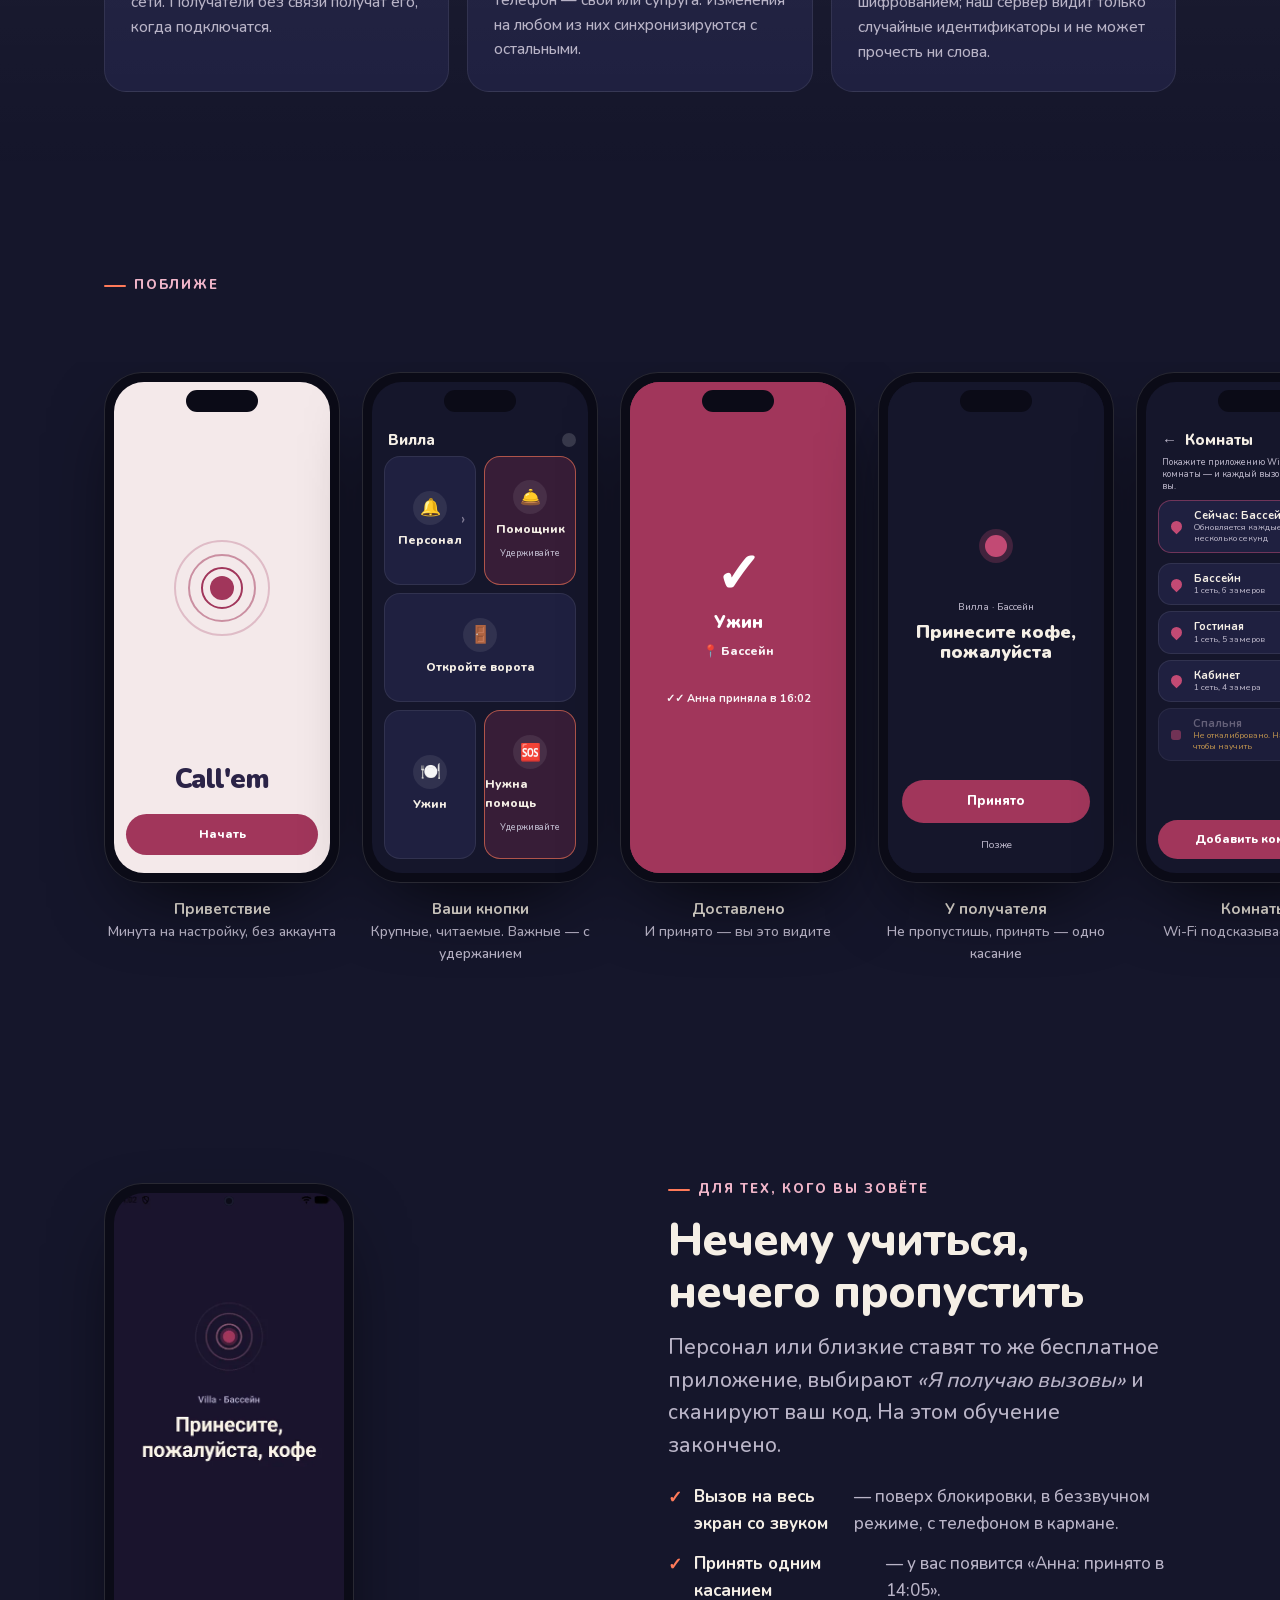
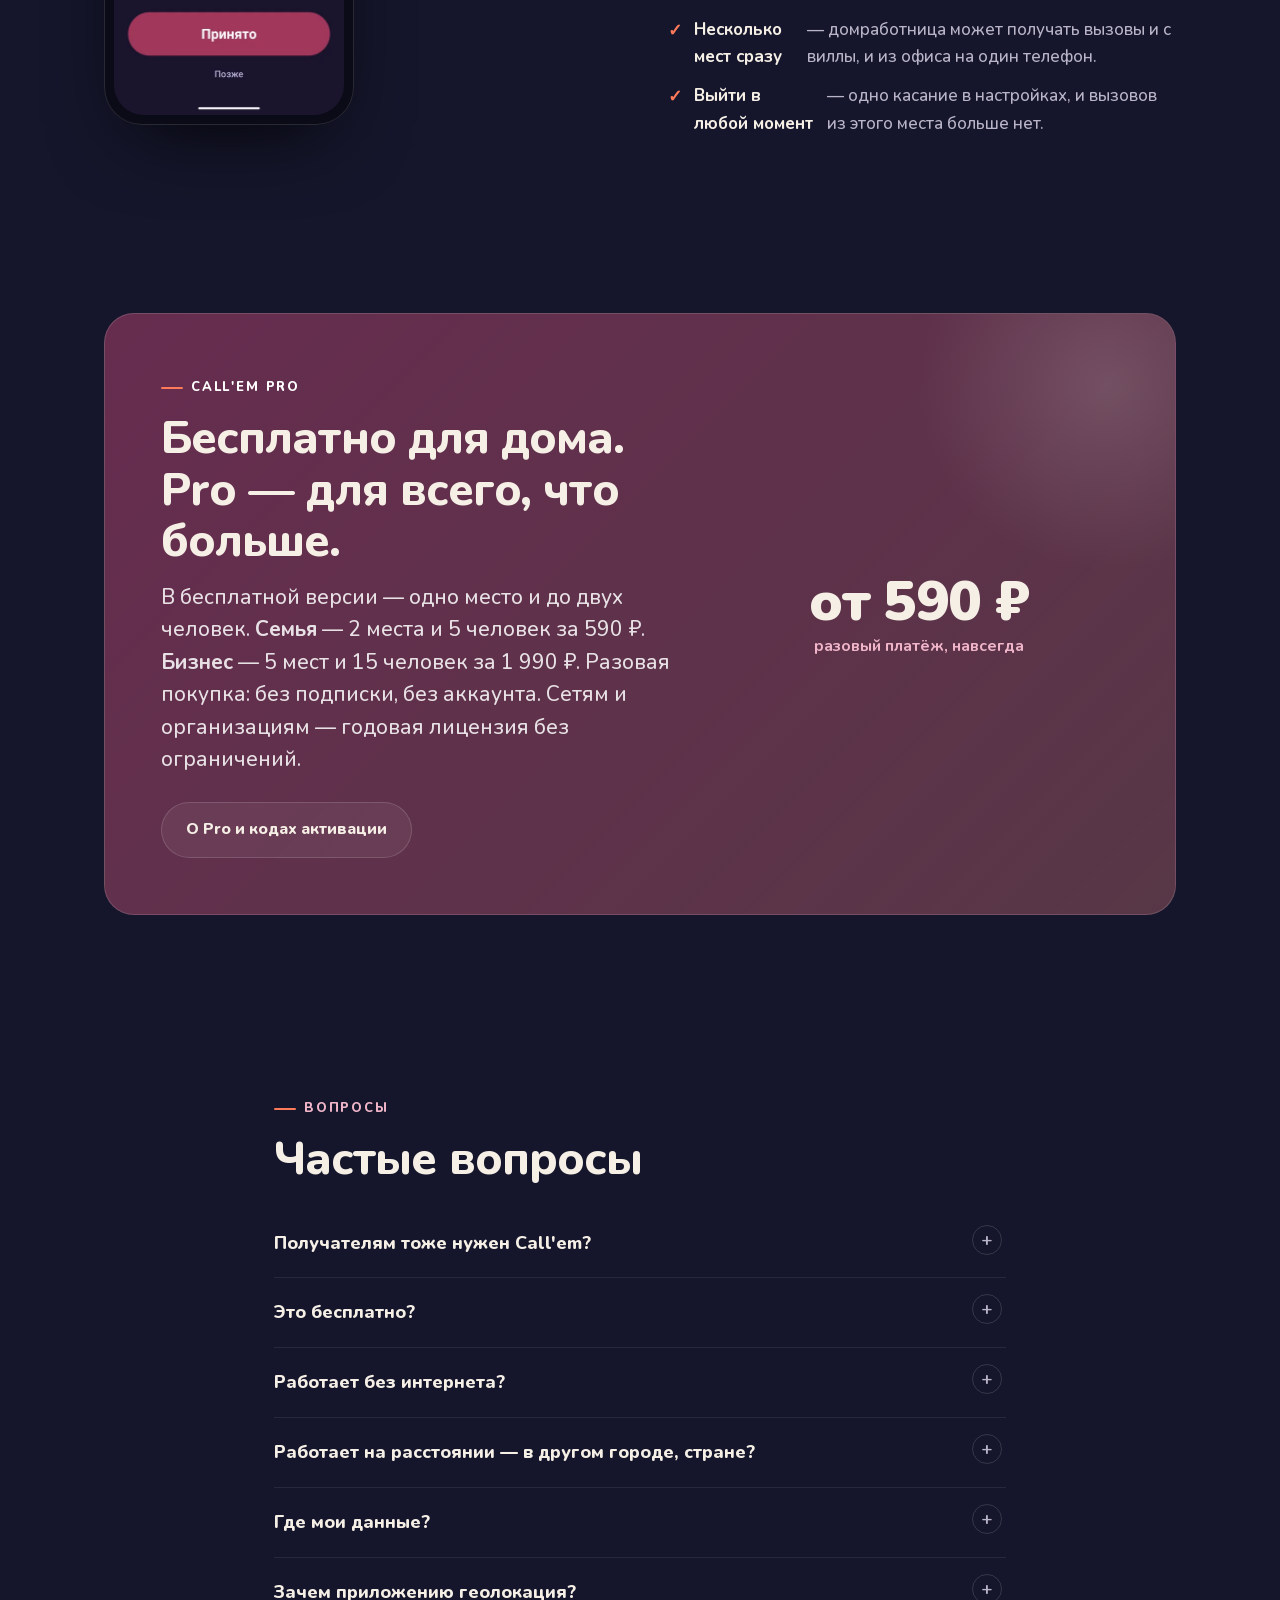
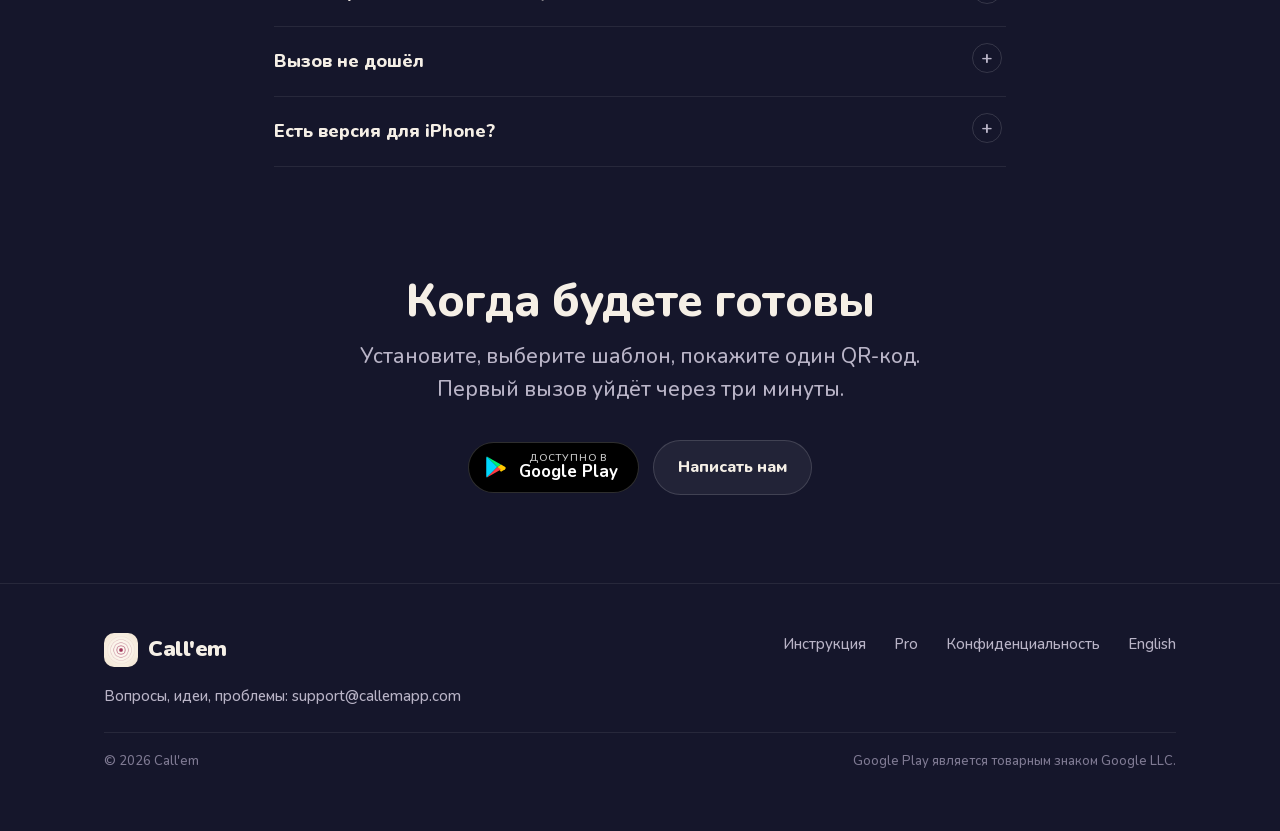
<file: index-ru.html>
<!doctype html>
<html lang="ru">
<head>
<meta charset="utf-8">
<meta name="viewport" content="width=device-width, initial-scale=1">
<title>Call'em — одно касание, и нужный человек знает, что вы его ждёте</title>
<meta name="description" content="Call'em превращает телефон в кнопку вызова для дома, виллы, ресторана или офиса. Одно касание — и нужные люди получают громкий вызов на весь экран. Без звонков, чатов и набора текста. Бесплатно для небольшой команды, сквозное шифрование, без аккаунтов.">
<link rel="canonical" href="https://callemapp.com/index-ru.html">
<link rel="alternate" hreflang="en" href="https://callemapp.com/index.html">
<link rel="alternate" hreflang="ru" href="https://callemapp.com/index-ru.html">
<link rel="icon" href="img/icon-32.png" sizes="32x32">
<link rel="icon" href="img/icon-192.png" sizes="192x192">
<link rel="apple-touch-icon" href="img/icon-180.png">
<meta property="og:type" content="website">
<meta property="og:title" content="Call'em — одно касание, и нужный человек знает, что вы его ждёте">
<meta property="og:description" content="Кнопка вызова в кармане: зовите персонал, близких или коллег одним касанием. Им приходит вызов на весь экран, они принимают одним нажатием.">
<meta property="og:image" content="https://callemapp.com/img/og.png">
<meta property="og:url" content="https://callemapp.com/index-ru.html">
<meta name="twitter:card" content="summary_large_image">
<meta name="theme-color" content="#15162b">
<link rel="stylesheet" href="style.css">
</head>
<body>
<div class="grain"></div>

<header class="nav">
  <div class="wrap">
    <a class="logo" href="index-ru.html"><img src="img/icon-192.png" alt="" width="34" height="34">Call'em</a>
    <button class="burger" aria-label="Меню" aria-expanded="false"><span></span><span></span><span></span></button>
    <nav class="nav-links">
      <a href="#how">Как это работает</a>
      <a href="#features">Возможности</a>
      <a href="guide-ru.html">Инструкция</a>
      <a href="pro-ru.html">Pro</a>
      <a href="privacy-ru.html">Конфиденциальность</a>
      <span class="lang"><a href="index.html">EN</a><a class="active" href="index-ru.html">RU</a></span>
      <a class="btn btn-primary btn-sm" href="https://play.google.com/store/apps/details?id=app.callem">Установить</a>
    </nav>
  </div>
</header>

<section class="hero">
  <div class="blobs"><div class="blob a"></div><div class="blob b"></div><div class="blob c"></div></div>
  <div class="wrap">
    <div>
      <div class="eyebrow rv">Кнопка вызова XXI века</div>
      <h1 class="rv d1"><span style="white-space:nowrap">Одно касание&nbsp;—</span><br>и нужный человек <span class="grad">знает, что вы его ждёте.</span></h1>
      <p class="lead rv d2">Call'em превращает телефон в набор кнопок — <em>Кофе</em>, <em>Подойдите к воротам</em>, <em>Нужна помощь</em>. Нажали одну — и выбранные вами люди получают громкий вызов на весь экран. Без звонков, без групповых чатов, без набора текста.</p>
      <div class="cta rv d3">
        <a class="btn btn-play" href="https://play.google.com/store/apps/details?id=app.callem">
          <svg viewBox="0 0 24 24" aria-hidden="true"><path fill="#00d7fe" d="M3.6 2.4 13.3 12 3.6 21.6c-.4-.3-.6-.8-.6-1.4V3.8c0-.6.2-1.1.6-1.4z"/><path fill="#00f076" d="m3.6 2.4 13 7.3-3.3 2.3z"/><path fill="#ffc900" d="m16.6 9.7 3.6 2c1 .6 1 1.9 0 2.5l-3.6 2.1L13.3 12z"/><path fill="#ff3a44" d="m3.6 21.6 9.7-9.6 3.3 2.3z"/></svg>
          <span><small>Доступно в</small><b>Google Play</b></span>
        </a>
        <a class="btn btn-ghost" href="guide-ru.html">Читать инструкцию</a>
        <div class="note"><span>Бесплатно для одного места и двух человек</span><span>Android 8.0 и новее</span><span>Без регистрации</span></div>
      </div>
    </div>

    <div class="demo rv d2" aria-hidden="true">
      <div class="phone host">
        <div class="screen">
          <div class="scr">
            <div class="title">Вилла <i></i></div>
            <div class="status">Нажмите кнопку, чтобы позвать</div>
            <div class="tiles">
              <div class="tile coffee"><div class="ripple"></div><div class="ic">☕</div>Кофе<small>Бассейн</small></div>
              <div class="tile warn"><div class="ic">🛎️</div>Помощник<small>Удерживайте</small></div>
              <div class="tile wide"><div class="ic">🚪</div>Откройте ворота</div>
              <div class="tile"><div class="ic">🍽️</div>Ужин</div>
              <div class="tile warn"><div class="ic">🆘</div>Нужна помощь<small>Удерживайте</small></div>
            </div>
          </div>
          <div class="sent"><div class="check">✓</div><div class="what">Кофе</div><div style="font-size:11px;opacity:.9">📍 Бассейн</div><div style="font-size:10px;opacity:.75">Доставлено</div><div class="ok">✓✓ Анна: принято</div></div>
          <div class="finger"></div>
        </div>
      </div>
      <div class="phone recv">
        <div class="screen">
          <div class="scr idle">
            <div class="title">Вызовы <i></i></div>
            <div class="status">Ждём вызовы из «Вилла»</div>
            <div style="margin-top:auto;text-align:center;color:#7f7a93;font-size:10px;padding-bottom:30px">Громко даже в беззвучном режиме</div>
          </div>
          <div class="alert">
            <div class="rings"><i></i><i></i><b></b></div>
            <div class="where">Вилла · Бассейн</div>
            <div class="what">Принесите кофе, пожалуйста</div>
            <div class="accept">Принято</div>
            <div class="later">Позже</div>
          </div>
        </div>
      </div>
      <div class="caption">Ваш телефон → их телефон → «Принято»</div>
    </div>
  </div>
</section>

<div class="wrap rv">
  <div class="marquee" aria-hidden="true">
    <div class="track">
      <span class="chip"><em>☕</em> Кофе, пожалуйста <small>Кабинет</small></span>
      <span class="chip"><em>🧺</em> Принесите полотенца <small>Бассейн</small></span>
      <span class="chip"><em>🙋</em> Подойдите к столику <small>Столик 7</small></span>
      <span class="chip"><em>🚪</em> Подойдите к воротам <small>Ворота</small></span>
      <span class="chip"><em>🧾</em> Счёт, пожалуйста <small>Веранда</small></span>
      <span class="chip"><em>👶</em> Дети проснулись <small>Детская</small></span>
      <span class="chip"><em>💼</em> Подготовьте переговорную <small>Офис</small></span>
      <span class="chip"><em>🆘</em> Нужна помощь <small>Ванная</small></span>
      <span class="chip"><em>🍷</em> Бокал красного вина <small>Терраса</small></span>
      <span class="chip"><em>🛏️</em> Уберите в номере <small>Номер 12</small></span>
      <span class="chip"><em>☕</em> Кофе, пожалуйста <small>Кабинет</small></span>
      <span class="chip"><em>🧺</em> Принесите полотенца <small>Бассейн</small></span>
      <span class="chip"><em>🙋</em> Подойдите к столику <small>Столик 7</small></span>
      <span class="chip"><em>🚪</em> Подойдите к воротам <small>Ворота</small></span>
      <span class="chip"><em>🧾</em> Счёт, пожалуйста <small>Веранда</small></span>
      <span class="chip"><em>👶</em> Дети проснулись <small>Детская</small></span>
      <span class="chip"><em>💼</em> Подготовьте переговорную <small>Офис</small></span>
      <span class="chip"><em>🆘</em> Нужна помощь <small>Ванная</small></span>
      <span class="chip"><em>🍷</em> Бокал красного вина <small>Терраса</small></span>
      <span class="chip"><em>🛏️</em> Уберите в номере <small>Номер 12</small></span>
    </div>
  </div>
</div>

<section id="how">
  <div class="wrap">
    <div class="center">
      <div class="eyebrow rv">Как это работает</div>
      <h2 class="rv d1">Три минуты на настройку. Одно касание на вызов.</h2>
      <p class="lead sub rv d2">Две роли, одно бесплатное приложение. Вы создаёте кнопки; те, кого вы зовёте, просто сканируют ваш код.</p>
    </div>
    <div class="steps">
      <div class="step rv">
        <div class="phone shot"><div class="screen"><img src="img/ru/home.webp" alt="Главный экран Call'em с кнопками" loading="lazy" width="480" height="1067"></div></div>
        <div class="num">1</div>
        <h3>Выберите кнопки</h3>
        <p>Выберите шаблон — дом, вилла, ресторан, уход или офис — и оставьте нужные кнопки. Переименуйте, подберите значки и цвета, напишите текст на языке каждого получателя.</p>
      </div>
      <div class="step rv d1">
        <div class="phone shot"><div class="screen"><img src="img/ru/people.webp" alt="Экран «Люди» с QR-кодом" loading="lazy" width="480" height="1067"></div></div>
        <div class="num">2</div>
        <h3>Покажите QR-код</h3>
        <p>Каждый человек ставит Call'em, выбирает <em>«Я получаю вызовы»</em> и один раз сканирует ваш код. Без номеров телефонов, без аккаунтов, без приглашений.</p>
      </div>
      <div class="step rv d2">
        <div class="phone shot"><div class="screen"><img src="img/ru/incoming.webp" alt="Входящий вызов: Принесите кофе, Вилла · Бассейн" loading="lazy" width="480" height="1067"></div></div>
        <div class="num">3</div>
        <h3>Нажали — идут</h3>
        <p>Вызов на весь экран со звуком — даже на экране блокировки и в беззвучном режиме. Человек нажимает <em>«Принято»</em>, а вы видите, кто уже идёт.</p>
      </div>
    </div>
  </div>
</section>

<section id="features" style="background: linear-gradient(180deg, transparent, rgba(255,255,255,0.025) 20%, rgba(255,255,255,0.025) 80%, transparent);">
  <div class="wrap">
    <div class="center">
      <div class="eyebrow rv">Возможности</div>
      <h2 class="rv d1">Мелочи, из-за которых это работает каждый день</h2>
    </div>
    <div class="grid grid-3" style="margin-top: 48px;">
      <div class="card rv"><div class="icon">👆</div><h3>Удержание для важного</h3><p>Важные кнопки просят задержать палец, чтобы ничего не ушло случайно. На виджете вместо этого — вопрос «Отправить?».</p></div>
      <div class="card rv d1"><div class="icon coral">📍</div><h3>Вызов знает вашу комнату</h3><p>Один раз научите приложение Wi‑Fi в каждой комнате — и каждый вызов говорит, где вы: «📍 Бассейн». Без GPS, ничего не уходит с телефона.</p></div>
      <div class="card rv d2"><div class="icon pink">✓✓</div><h3>Доставлено и принято</h3><p>Видно, когда вызов дошёл до каждого телефона и кто нажал «Принято» — прямо под кнопкой и в истории вызовов.</p></div>
      <div class="card rv"><div class="icon">🧩</div><h3>Виджет на рабочий стол</h3><p>Кнопки на рабочем столе телефона, приложение открывать не нужно. Показывайте всё, одну папку или выбранные кнопки.</p></div>
      <div class="card rv d1"><div class="icon coral">🗂️</div><h3>Папки и расстановка</h3><p>Объединяйте кнопки в папки — «Персонал», а внутри Чай, Кофе, Вода. Тяните и меняйте размер плиток на сетке, чтобы важные были крупнее.</p></div>
      <div class="card rv d2"><div class="icon pink">🌍</div><h3>Каждому — на его языке</h3><p>Напишите текст один раз на каждом языке: Марко получит по‑итальянски, Анна — по‑английски. Семь языков интерфейса.</p></div>
      <div class="card rv"><div class="icon">📶</div><h3>Работает, когда связи нет</h3><p>Нет сети? Вызов встаёт в очередь и уходит, как только телефон снова в сети. Получатели без связи получат его, когда подключатся.</p></div>
      <div class="card rv d1"><div class="icon coral">📱</div><h3>Несколько телефонов, одни кнопки</h3><p>Перенесите настройки на второй телефон — свой или супруга. Изменения на любом из них синхронизируются с остальными.</p></div>
      <div class="card rv d2"><div class="icon pink">🔒</div><h3>Приватность по умолчанию</h3><p>Без аккаунтов, аналитики и рекламы. Вызовы зашифрованы сквозным шифрованием; наш сервер видит только случайные идентификаторы и не может прочесть ни слова.</p></div>
    </div>
  </div>
</section>

<section id="screens">
  <div class="wrap">
    <div class="eyebrow rv">Поближе</div>
    <h2 class="rv d1">Понятно с первого взгляда</h2>
    <div class="gallery rv d2">
      <figure><div class="phone light g-wel" aria-hidden="true"><div class="screen"><div class="scr wel"><div class="toast t1"><i>☕</i><div><b>Кофе, пожалуйста</b><small>Кабинет</small></div></div><div class="pulse"><i></i><i></i><i></i><b></b></div><div class="toast t2"><i>⏰</i><div><b>Разбудите в 7:00</b><small>Спальня</small></div></div><div class="wmark">Call'em</div><div class="gobtn">Начать</div></div></div></div><figcaption><b>Приветствие</b>Минута на настройку, без аккаунта</figcaption></figure>
      <figure><div class="phone g-home" aria-hidden="true"><div class="screen"><div class="scr"><div class="title">Вилла <i></i></div><div class="tiles"><div class="tile"><div class="ic">🔔</div>Персонал<span class="chev">›</span></div><div class="tile warn hold"><div class="ic"><svg class="prog" viewBox="0 0 40 40"><circle cx="20" cy="20" r="18"/></svg>🛎️</div>Помощник<small>Удерживайте</small></div><div class="tile wide"><div class="ic">🚪</div>Откройте ворота</div><div class="tile"><div class="ic">🍽️</div>Ужин</div><div class="tile warn"><div class="ic">🆘</div>Нужна помощь<small>Удерживайте</small></div></div></div><div class="gfinger"></div><div class="pill">✓ «Помощник» отправлен</div></div></div><figcaption><b>Ваши кнопки</b>Крупные, читаемые. Важные — с удержанием</figcaption></figure>
      <figure><div class="phone g-sent" aria-hidden="true"><div class="screen"><div class="sent on"><div class="inner"><div class="check">✓</div><div class="what">Ужин</div><div class="wh">📍 Бассейн</div><div class="st"><span class="s1">Отправляем…</span><span class="s2">Доставлено</span></div><div class="ok">✓✓ Анна приняла в 16:02</div></div></div></div></div><figcaption><b>Доставлено</b>И принято — вы это видите</figcaption></figure>
      <figure><div class="phone g-inc" aria-hidden="true"><div class="screen"><div class="alert on"><div class="rings"><i></i><i></i><b></b></div><div class="where">Вилла · Бассейн</div><div class="what">Принесите кофе, пожалуйста</div><div class="accept">Принято</div><div class="later">Позже</div></div><div class="gfinger"></div><div class="accd"><div class="big">✓</div><div class="lbl">Принято</div><small>16:02</small></div></div></div><figcaption><b>У получателя</b>Не пропустишь, принять — одно касание</figcaption></figure>
      <figure><div class="phone g-rooms" aria-hidden="true"><div class="screen"><div class="scr rooms"><div class="title"><span><em>←</em>Комнаты</span> <i></i></div><p class="hint">Покажите приложению Wi‑Fi каждой комнаты — и каждый вызов скажет, где вы.</p><div class="row now"><span class="pin"></span><div><b>Сейчас: <span class="cur"><span>Бассейн</span><span>Гостиная</span><span>Кабинет</span></span></b><small>Обновляется каждые несколько секунд</small></div><span class="live"></span></div><div class="row r1"><span class="pin"></span><div><b>Бассейн</b><small>1 сеть, 6 замеров</small></div><span class="x">×</span></div><div class="row r2"><span class="pin"></span><div><b>Гостиная</b><small>1 сеть, 5 замеров</small></div><span class="x">×</span></div><div class="row r3"><span class="pin"></span><div><b>Кабинет</b><small>1 сеть, 4 замера</small></div><span class="x">×</span></div><div class="row dim"><span class="tack"></span><div><b>Спальня</b><small class="warn">Не откалибровано. Нажмите, чтобы научить</small></div><span class="x">×</span></div><div class="addbtn">Добавить комнату</div></div></div></div><figcaption><b>Комнаты</b>Wi‑Fi подсказывает, где вы</figcaption></figure>
      <figure><div class="phone arr" aria-hidden="true"><div class="screen"><div class="scr"><div class="title">Расстановка <span class="donebtn">Готово</span></div><div class="status">Тяните, чтобы переместить; за уголок — размер</div><div class="board"><div class="atile a"><div class="ic">☕</div>Кофе<i class="hdl"></i></div><div class="atile b"><div class="ic">🛎️</div>Помощник<i class="hdl"></i></div><div class="atile c"><div class="ic">🚪</div>Ворота<i class="hdl"></i></div><div class="atile d"><div class="ic">🍽️</div>Ужин<i class="hdl"></i></div><div class="afinger"></div><div class="veil"></div></div></div></div></div><figcaption><b>Расстановка</b>Тяните и меняйте размер</figcaption></figure>
      <figure><div class="phone g-fold" aria-hidden="true"><div class="screen"><div class="scr lv1"><div class="title">Вилла <i></i></div><div class="tiles"><div class="tile fstaff"><div class="ripple"></div><div class="ic">🔔</div>Персонал<span class="chev">›</span></div><div class="tile warn"><div class="ic">🛎️</div>Помощник<small>Удерживайте</small></div><div class="tile wide"><div class="ic">🚪</div>Откройте ворота</div><div class="tile"><div class="ic">🍽️</div>Ужин</div><div class="tile warn"><div class="ic">🆘</div>Нужна помощь<small>Удерживайте</small></div></div></div><div class="scr lv2"><div class="title"><span><em>←</em>Персонал</span> <i></i></div><div class="tiles"><div class="tile"><div class="ic">🔔</div>Подойдите<small>Удерживайте</small></div><div class="tile"><div class="ic">🍵</div>Чай<small>Удерживайте</small></div><div class="tile"><div class="ic">☕</div>Кофе<small>Удерживайте</small></div><div class="tile"><div class="ic">💧</div>Вода<small>Удерживайте</small></div><div class="tile"><div class="ic">🧺</div>Полотенца<small>Удерживайте</small></div></div></div><div class="gfinger"></div></div></div><figcaption><b>Папки</b>Чтобы было аккуратно</figcaption></figure>
      <figure><div class="phone g-ppl" aria-hidden="true"><div class="screen"><div class="scr ppl"><div class="title"><span><em>←</em>Люди</span> <i></i></div><div class="qrcard"><p>На их телефоне: установить Call'em, выбрать «Я получаю вызовы» и отсканировать код.</p><div class="qr"></div><b>Вилла</b><small>Поделиться ссылкой</small></div><div class="newp">Новые люди <i class="spin"></i></div><div class="wait"><span class="w1">Ждём, пока кто-нибудь отсканирует код…</span><span class="w2">Лука присоединился</span></div><div class="prow new"><span class="av">L</span><div><b>Luca</b><small>Italiano, Помощник</small></div><span class="x">×</span></div><div class="prow "><span class="av">M</span><div><b>Marco</b><small>Italiano, Персонал, Ворота</small></div><span class="x">×</span></div><div class="prow "><span class="av">A</span><div><b>Anna</b><small>English, Персонал, Кухня</small></div><span class="x">×</span></div></div></div></div><figcaption><b>Люди</b>Один QR-код для всех</figcaption></figure>
    </div>
  </div>
</section>

<section id="receivers">
  <div class="wrap split">
    <div class="phone shot rv"><div class="screen"><img src="img/ru/incoming.webp" alt="Входящий вызов на телефоне получателя" loading="lazy" width="480" height="1067"></div></div>
    <div>
      <div class="eyebrow rv">Для тех, кого вы зовёте</div>
      <h2 class="rv d1">Нечему учиться, нечего пропустить</h2>
      <p class="lead rv d2" style="margin-top:14px">Персонал или близкие ставят то же бесплатное приложение, выбирают <em>«Я получаю вызовы»</em> и сканируют ваш код. На этом обучение закончено.</p>
      <ul class="rv d3">
        <li><b>Вызов на весь экран со звуком</b> — поверх блокировки, в беззвучном режиме, с телефоном в кармане.</li>
        <li><b>Принять одним касанием</b> — у вас появится «Анна: принято в 14:05».</li>
        <li><b>Несколько мест сразу</b> — домработница может получать вызовы и с виллы, и из офиса на один телефон.</li>
        <li><b>Выйти в любой момент</b> — одно касание в настройках, и вызовов из этого места больше нет.</li>
      </ul>
    </div>
  </div>
</section>

<section id="pro">
  <div class="wrap">
    <div class="band rv">
      <div class="wrap2">
        <div>
          <div class="eyebrow" style="color:#fff">Call'em Pro</div>
          <h2>Бесплатно для дома.<br>Pro — для всего, что больше.</h2>
          <p class="lead" style="color:rgba(255,255,255,0.85);margin-top:14px">В бесплатной версии — одно место и до двух человек. <b>Семья</b> — 2 места и 5 человек за 590 ₽. <b>Бизнес</b> — 5 мест и 15 человек за 1 990 ₽. Разовая покупка: без подписки, без аккаунта. Сетям и организациям — годовая лицензия без ограничений.</p>
          <div class="cta" style="margin-top:26px"><a class="btn btn-ghost" href="pro-ru.html">О Pro и кодах активации</a></div>
        </div>
        <div class="center">
          <div class="price">от 590 ₽<small>разовый платёж, навсегда</small></div>
        </div>
      </div>
    </div>
  </div>
</section>

<section id="faq">
  <div class="wrap narrow">
    <div class="eyebrow rv">Вопросы</div>
    <h2 class="rv d1">Частые вопросы</h2>
    <div class="faq rv d2" style="margin-top: 24px;">
      <details><summary>Получателям тоже нужен Call'em?</summary><div class="a"><p>Да — то же бесплатное приложение в режиме «Я получаю вызовы». Они один раз сканируют ваш QR-код (или открывают ссылку, которой вы поделились); дальше вызовы приходят экраном со звуком, а принимаются одним касанием. Вы видите, кто принял.</p></div></details>
      <details><summary>Это бесплатно?</summary><div class="a"><p>Да. Бесплатная версия включает одно место и до двух человек — достаточно для дома. <a href="pro-ru.html">Pro</a> — разовая покупка: «Семья» (2 места, 5 человек) за 590 ₽ или «Бизнес» (5 мест, 15 человек) за 1 990 ₽. Без подписок и рекламы. Там, где покупки Google Play недоступны, мы выдаём коды активации по почте.</p></div></details>
      <details><summary>Работает без интернета?</summary><div class="a"><p>Чтобы вызов дошёл, интернет (Wi‑Fi или мобильный) нужен на обоих телефонах. Если ваш телефон не в сети, вызов встаёт в очередь и уходит сам, как только связь появится; телефон получателя покажет его, как только окажется в сети.</p></div></details>
      <details><summary>Работает на расстоянии — в другом городе, стране?</summary><div class="a"><p>Да. Вызовы идут через интернет и наш сервер‑ретранслятор, поэтому расстояние не важно: человек может быть в соседней комнате или в другой стране.</p></div></details>
      <details><summary>Где мои данные?</summary><div class="a"><p>На вашем телефоне. Аккаунта нет. Вызовы проходят через наш сервер в зашифрованном виде — он не может их прочитать и хранит зашифрованную копию недолго, до доставки. Подробности — в <a href="privacy-ru.html">политике конфиденциальности</a>.</p></div></details>
      <details><summary>Зачем приложению геолокация?</summary><div class="a"><p>Только для <em>комнат</em>: Android требует разрешение на геолокацию, чтобы читать Wi‑Fi‑сети вокруг. Приложение не использует GPS и никуда не отправляет ни местоположение, ни данные о Wi‑Fi. Если комнаты не настраивать, разрешение не запрашивается.</p></div></details>
      <details><summary>Вызов не дошёл</summary><div class="a"><p>Проверьте, что человек по‑прежнему есть в разделе <em>«Люди»</em> на вашем телефоне, а Call'em на его телефоне разрешено показывать уведомления и не ограничено экономией батареи. В <a href="guide-ru.html#troubleshooting">разделе «Если что-то не работает»</a> инструкции всё разобрано по шагам.</p></div></details>
      <details><summary>Есть версия для iPhone?</summary><div class="a"><p>Пока нет. Call'em доступен для Android; приложение для iPhone, чтобы получать вызовы, — в планах.</p></div></details>
    </div>
  </div>
</section>

<section class="center" style="padding-top: 20px;">
  <div class="wrap">
    <h2 class="rv">Когда будете готовы</h2>
    <p class="lead sub rv d1">Установите, выберите шаблон, покажите один QR-код. Первый вызов уйдёт через три минуты.</p>
    <div class="cta rv d2" style="justify-content:center">
      <a class="btn btn-play" href="https://play.google.com/store/apps/details?id=app.callem">
        <svg viewBox="0 0 24 24" aria-hidden="true"><path fill="#00d7fe" d="M3.6 2.4 13.3 12 3.6 21.6c-.4-.3-.6-.8-.6-1.4V3.8c0-.6.2-1.1.6-1.4z"/><path fill="#00f076" d="m3.6 2.4 13 7.3-3.3 2.3z"/><path fill="#ffc900" d="m16.6 9.7 3.6 2c1 .6 1 1.9 0 2.5l-3.6 2.1L13.3 12z"/><path fill="#ff3a44" d="m3.6 21.6 9.7-9.6 3.3 2.3z"/></svg>
        <span><small>Доступно в</small><b>Google Play</b></span>
      </a>
      <a class="btn btn-ghost" href="mailto:support@callemapp.com">Написать нам</a>
    </div>
  </div>
</section>

<footer>
  <div class="wrap">
    <div>
      <a class="logo" href="index-ru.html"><img src="img/icon-192.png" alt="" width="34" height="34">Call'em</a>
      <p style="margin-top:10px">Вопросы, идеи, проблемы: <a href="mailto:support@callemapp.com">support@callemapp.com</a></p>
    </div>
    <div class="cols">
      <a href="guide-ru.html">Инструкция</a>
      <a href="pro-ru.html">Pro</a>
      <a href="privacy-ru.html">Конфиденциальность</a>
      <a href="index.html">English</a>
    </div>
    <div class="f-bottom"><span>© 2026 Call'em</span><span>Google Play является товарным знаком Google LLC.</span></div>
  </div>
</footer>
<script src="site.js"></script>
</body>
</html>
</file>
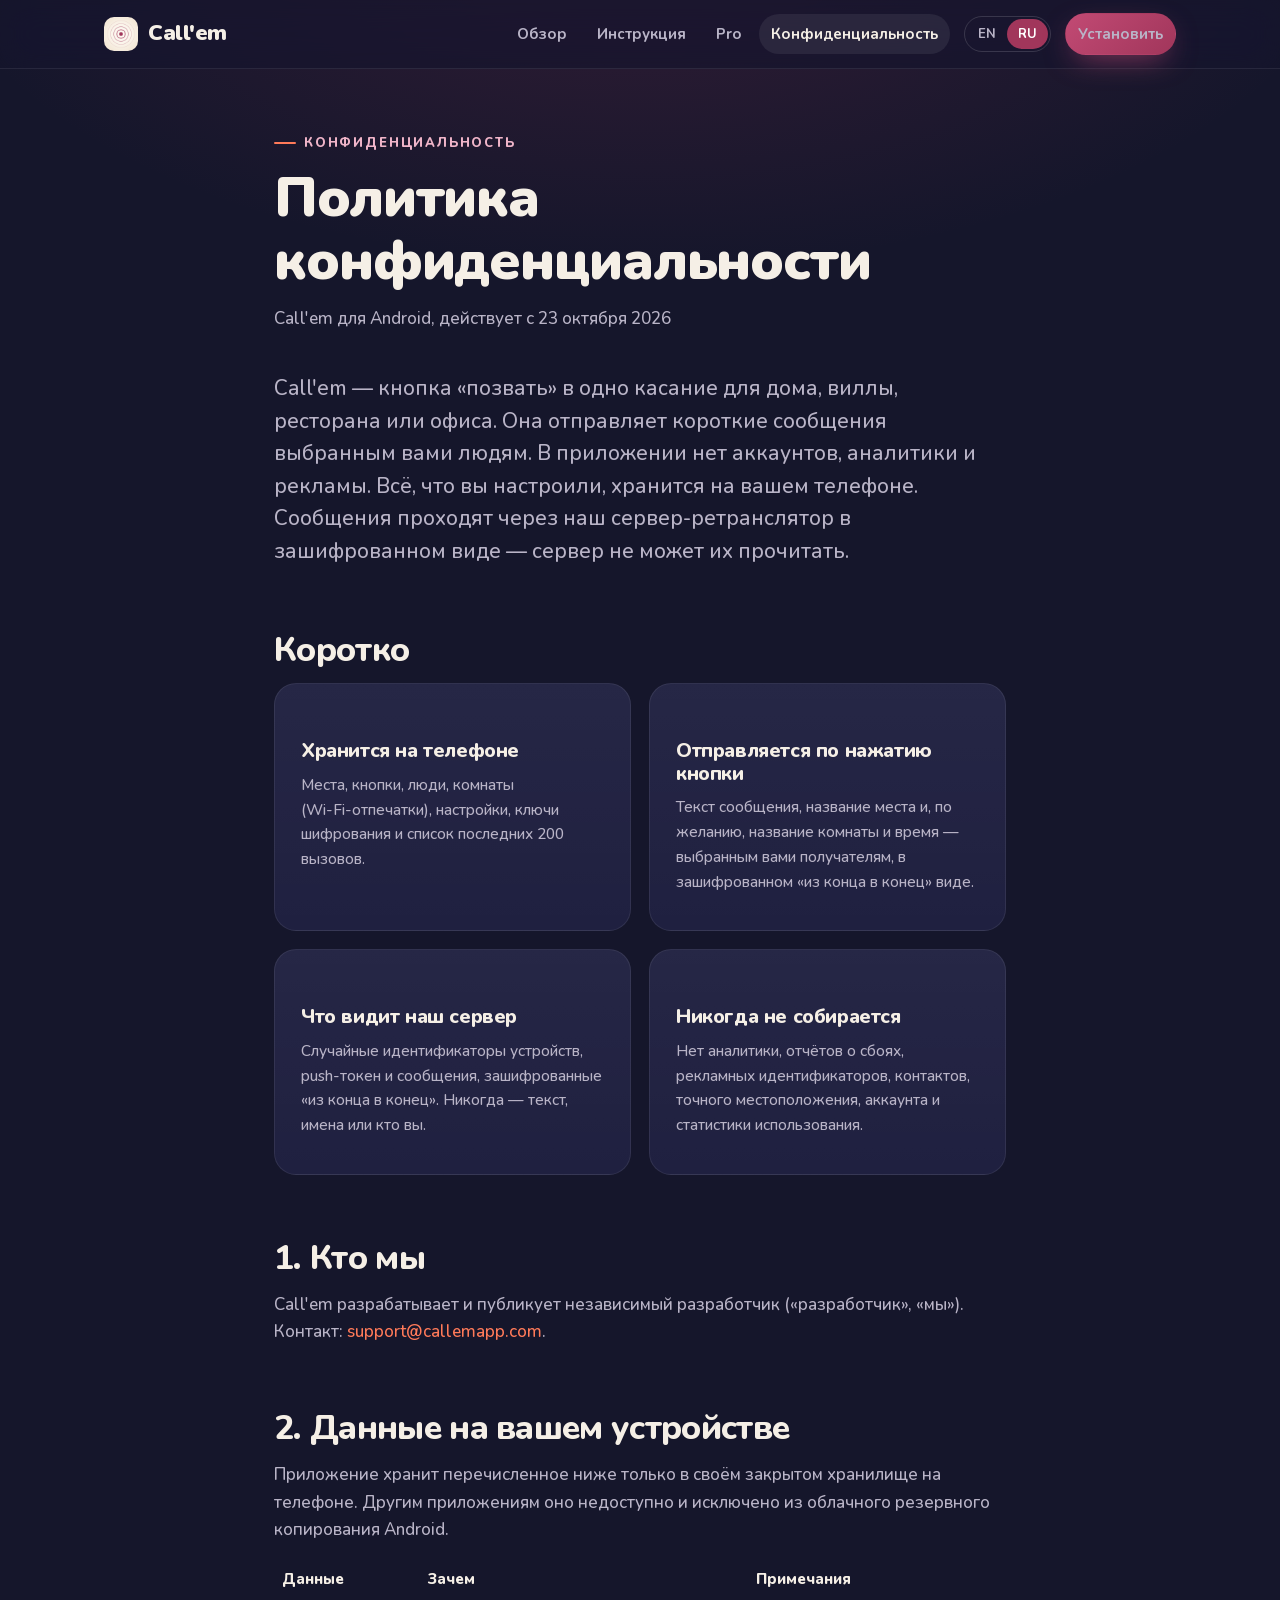
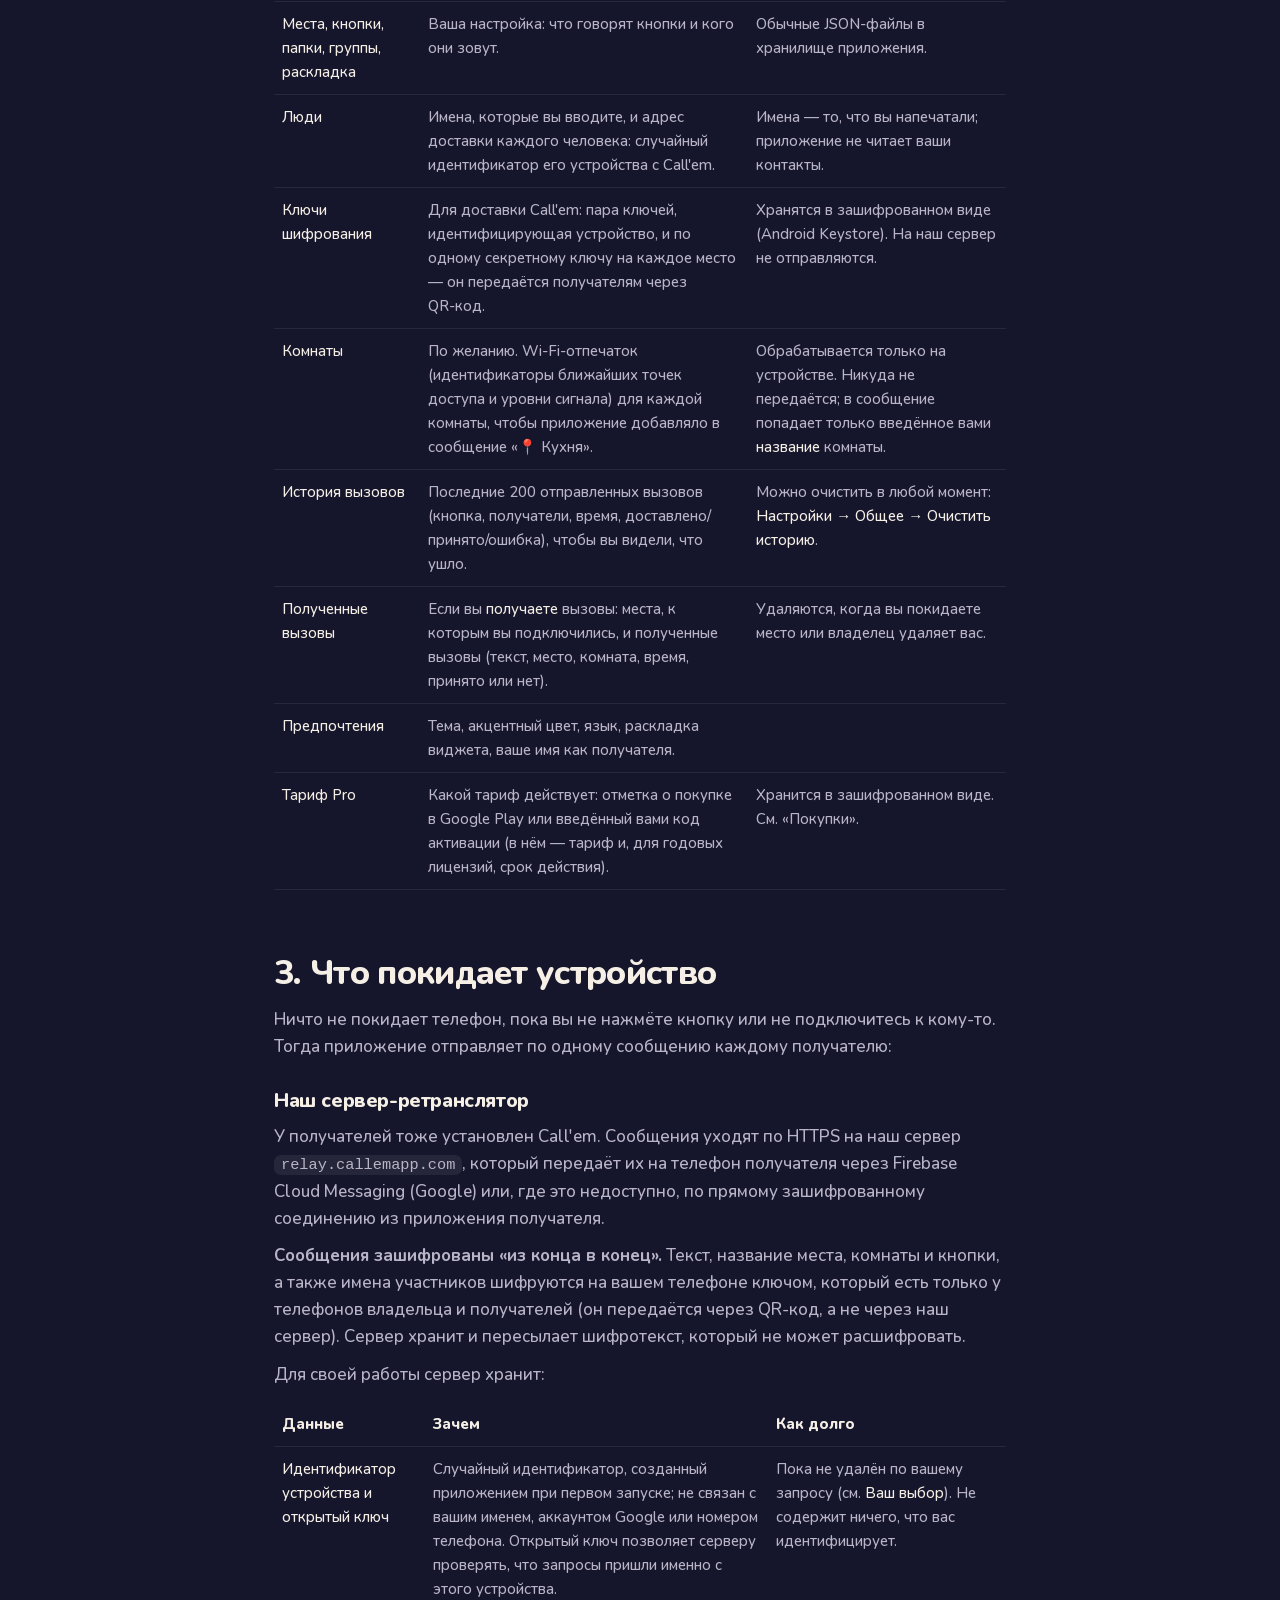
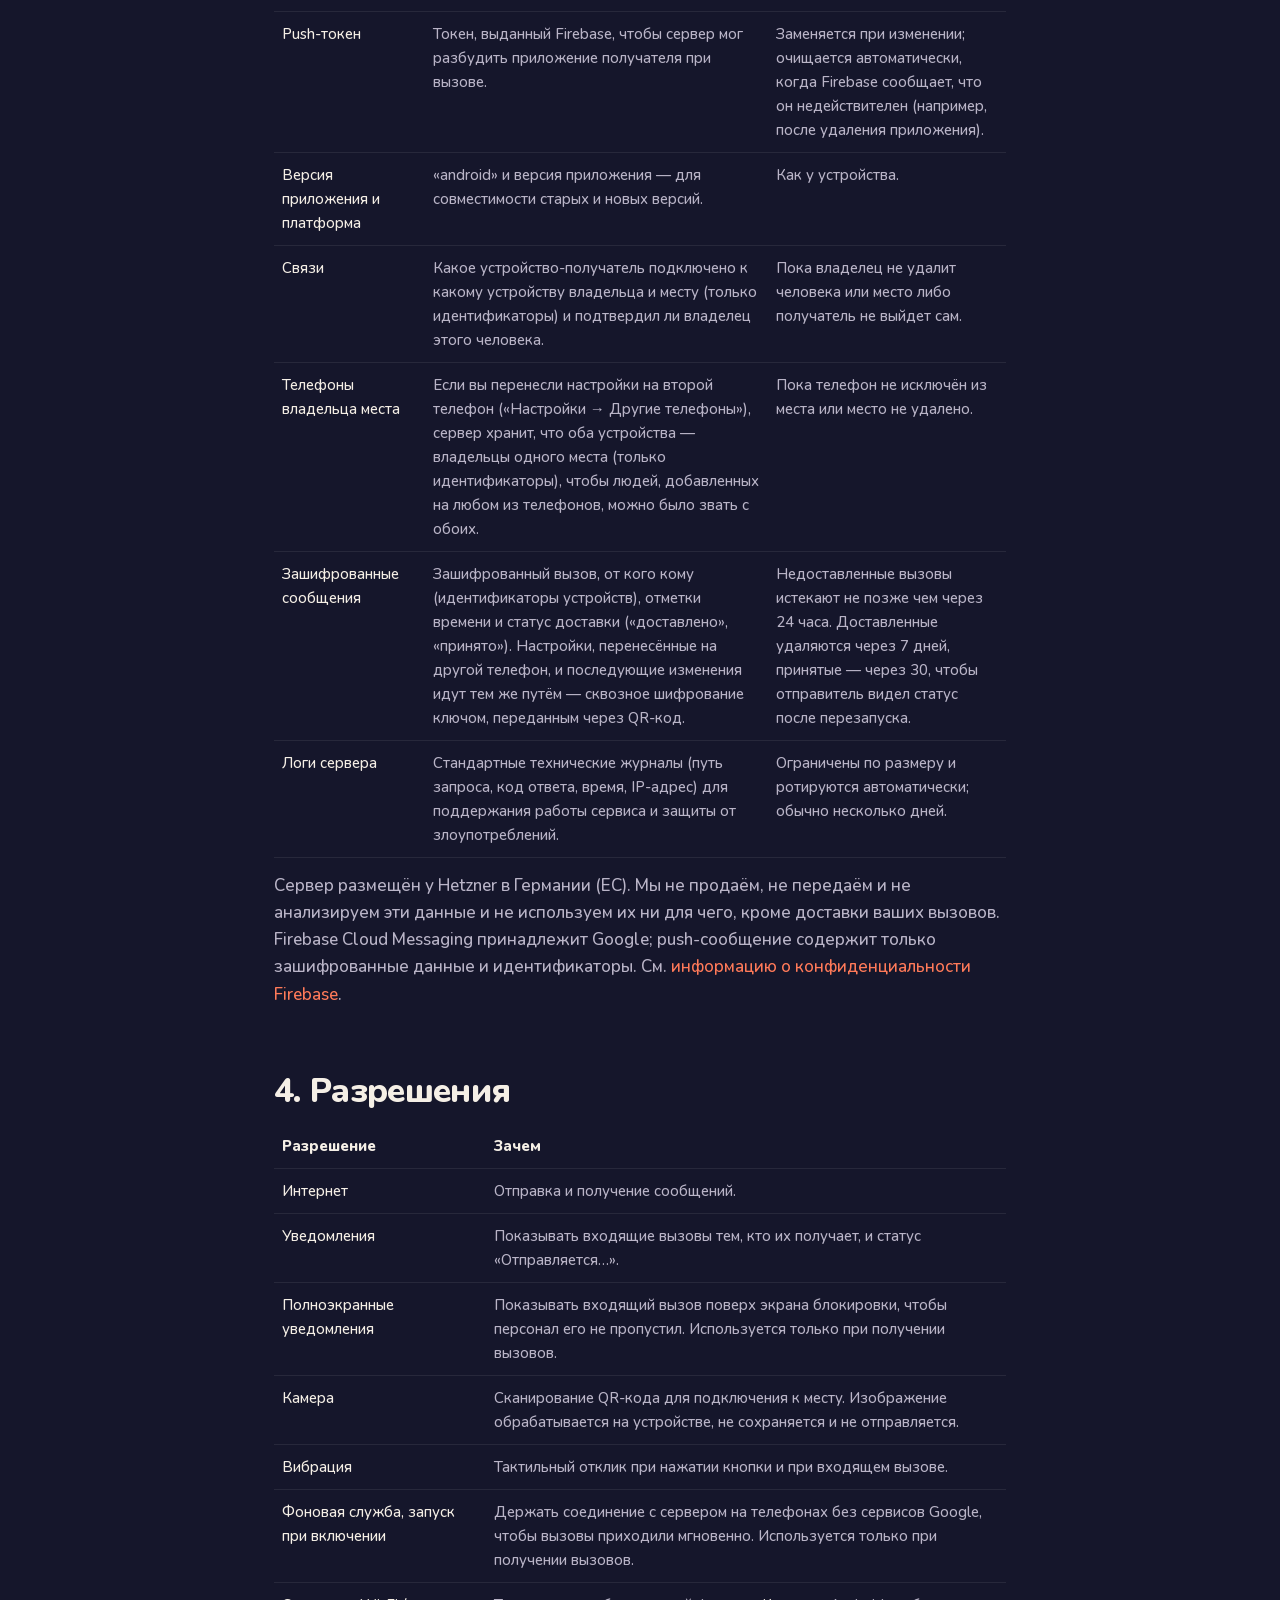
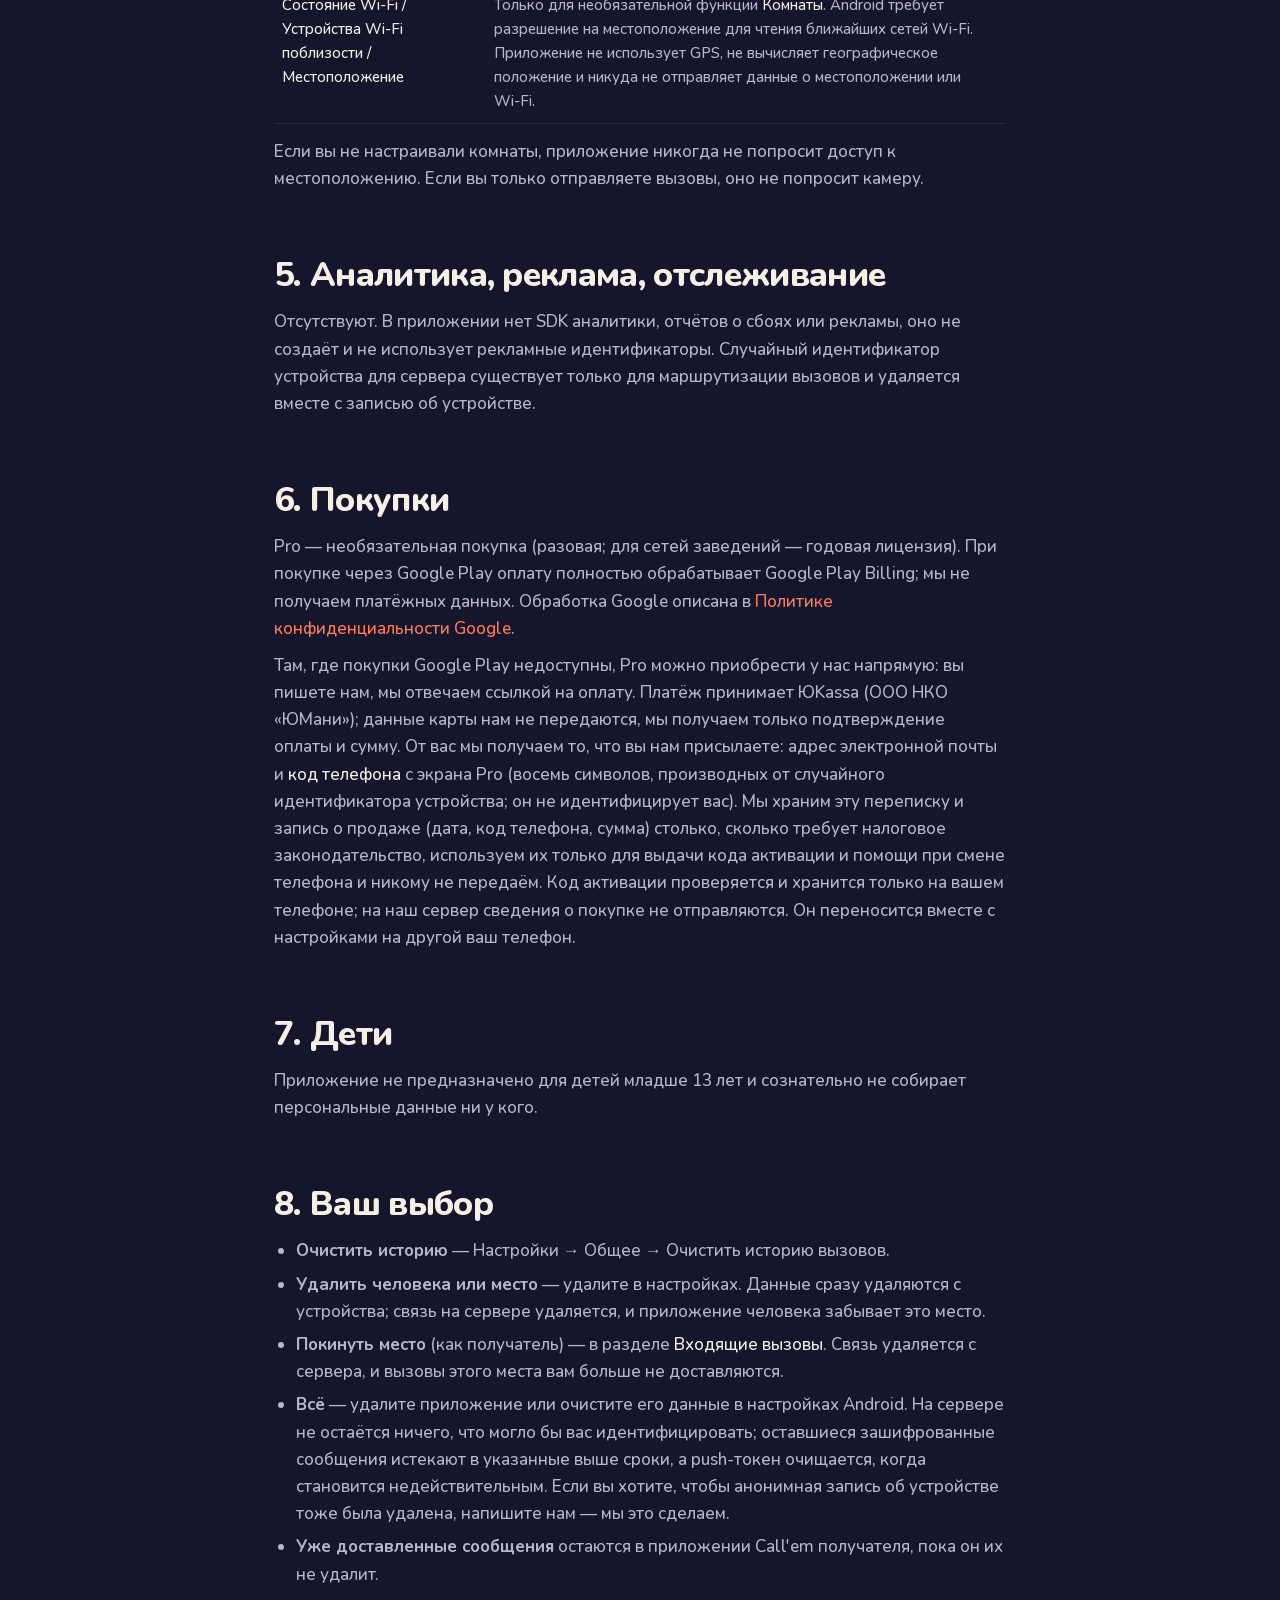
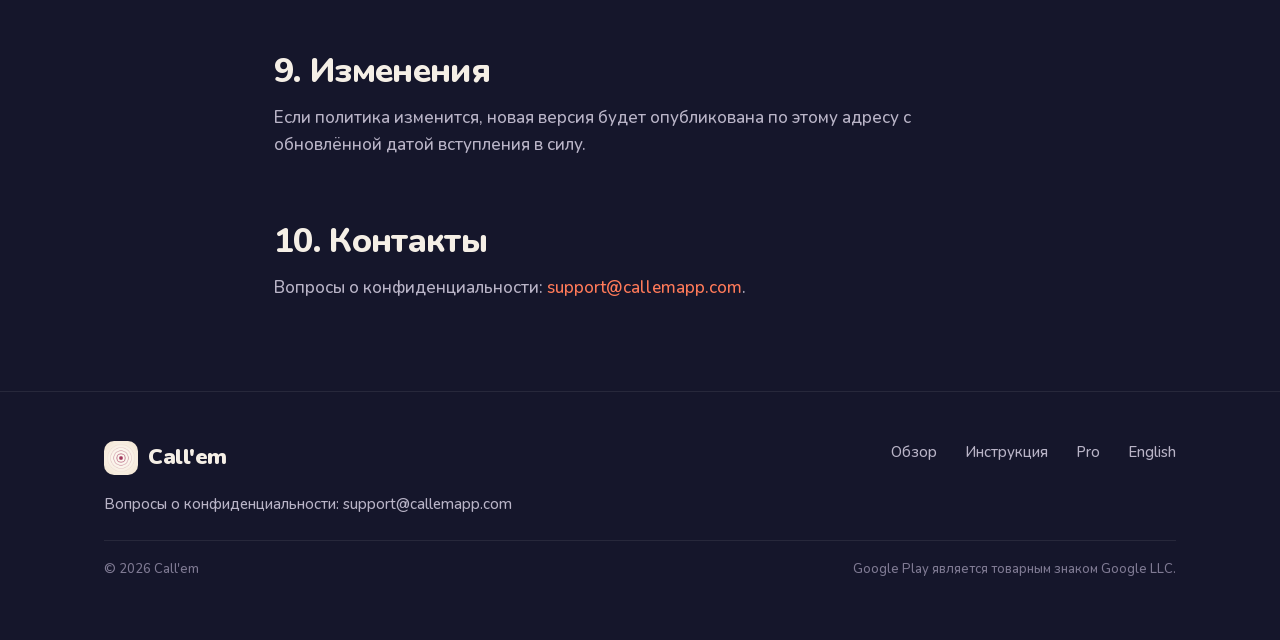
<file: privacy-ru.html>
<!doctype html>
<html lang="ru">
<head>
<meta charset="utf-8">
<meta name="viewport" content="width=device-width, initial-scale=1">
<title>Call'em — Политика конфиденциальности</title>
<meta name="description" content="Политика конфиденциальности приложения Call'em: что хранится на телефоне, что видит сервер Call'em, куда уходят сообщения и что мы никогда не собираем.">
<link rel="canonical" href="https://callemapp.com/privacy-ru.html">
<link rel="alternate" hreflang="en" href="https://callemapp.com/privacy.html">
<link rel="alternate" hreflang="ru" href="https://callemapp.com/privacy-ru.html">
<link rel="icon" href="img/icon-32.png" sizes="32x32">
<link rel="apple-touch-icon" href="img/icon-180.png">
<meta name="theme-color" content="#15162b">
<link rel="stylesheet" href="style.css">
</head>
<body>
<div class="grain"></div>
<header class="nav">
  <div class="wrap">
    <a class="logo" href="index-ru.html"><img src="img/icon-192.png" alt="" width="34" height="34">Call'em</a>
    <button class="burger" aria-label="Меню" aria-expanded="false"><span></span><span></span><span></span></button>
    <nav class="nav-links">
      <a href="index-ru.html">Обзор</a>
      <a href="guide-ru.html">Инструкция</a>
      <a href="pro-ru.html">Pro</a>
      <a href="privacy-ru.html">Конфиденциальность</a>
      <span class="lang"><a href="privacy.html">EN</a><a class="active" href="privacy-ru.html">RU</a></span>
      <a class="btn btn-primary btn-sm" href="https://play.google.com/store/apps/details?id=app.callem">Установить</a>
    </nav>
  </div>
</header>

<main class="doc">
  <div class="wrap narrow">
  <div class="head">
    <div class="eyebrow">Конфиденциальность</div>
    <h1 style="font-size:clamp(34px,5vw,56px)">Политика конфиденциальности</h1>
    <p class="muted">Call'em для Android, действует с 23 октября 2026</p>
  </div>
<p class="lead">Call'em — кнопка «позвать» в одно касание для дома, виллы, ресторана или офиса. Она отправляет короткие сообщения выбранным вами людям. В приложении нет аккаунтов, аналитики и рекламы. Всё, что вы настроили, хранится на вашем телефоне. Сообщения проходят через наш сервер‑ретранслятор в зашифрованном виде — сервер не может их прочитать.</p>

  <h2>Коротко</h2>
  <div class="grid grid-2">
    <div class="card"><h3>Хранится на телефоне</h3><p class="muted">Места, кнопки, люди, комнаты (Wi‑Fi‑отпечатки), настройки, ключи шифрования и список последних 200 вызовов.</p></div>
    <div class="card"><h3>Отправляется по нажатию кнопки</h3><p class="muted">Текст сообщения, название места и, по желанию, название комнаты и время — выбранным вами получателям, в зашифрованном «из конца в конец» виде.</p></div>
    <div class="card"><h3>Что видит наш сервер</h3><p class="muted">Случайные идентификаторы устройств, push‑токен и сообщения, зашифрованные «из конца в конец». Никогда — текст, имена или кто вы.</p></div>
    <div class="card"><h3>Никогда не собирается</h3><p class="muted">Нет аналитики, отчётов о сбоях, рекламных идентификаторов, контактов, точного местоположения, аккаунта и статистики использования.</p></div>
  </div>

  <h2>1. Кто мы</h2>
  <p>Call'em разрабатывает и публикует независимый разработчик («разработчик», «мы»). Контакт: <a href="mailto:support@callemapp.com">support@callemapp.com</a>.</p>

  <h2>2. Данные на вашем устройстве</h2>
  <p>Приложение хранит перечисленное ниже только в своём закрытом хранилище на телефоне. Другим приложениям оно недоступно и исключено из облачного резервного копирования Android.</p>
  <table>
    <tr><th>Данные</th><th>Зачем</th><th>Примечания</th></tr>
    <tr><td>Места, кнопки, папки, группы, раскладка</td><td>Ваша настройка: что говорят кнопки и кого они зовут.</td><td>Обычные JSON‑файлы в хранилище приложения.</td></tr>
    <tr><td>Люди</td><td>Имена, которые вы вводите, и адрес доставки каждого человека: случайный идентификатор его устройства с Call'em.</td><td>Имена — то, что вы напечатали; приложение не читает ваши контакты.</td></tr>
    <tr><td>Ключи шифрования</td><td>Для доставки Call'em: пара ключей, идентифицирующая устройство, и по одному секретному ключу на каждое место — он передаётся получателям через QR‑код.</td><td>Хранятся в зашифрованном виде (Android Keystore). На наш сервер не отправляются.</td></tr>
    <tr><td>Комнаты</td><td>По желанию. Wi‑Fi‑отпечаток (идентификаторы ближайших точек доступа и уровни сигнала) для каждой комнаты, чтобы приложение добавляло в сообщение «📍 Кухня».</td><td>Обрабатывается только на устройстве. Никуда не передаётся; в сообщение попадает только введённое вами <em>название</em> комнаты.</td></tr>
    <tr><td>История вызовов</td><td>Последние 200 отправленных вызовов (кнопка, получатели, время, доставлено/принято/ошибка), чтобы вы видели, что ушло.</td><td>Можно очистить в любой момент: <em>Настройки → Общее → Очистить историю</em>.</td></tr>
    <tr><td>Полученные вызовы</td><td>Если вы <em>получаете</em> вызовы: места, к которым вы подключились, и полученные вызовы (текст, место, комната, время, принято или нет).</td><td>Удаляются, когда вы покидаете место или владелец удаляет вас.</td></tr>
    <tr><td>Предпочтения</td><td>Тема, акцентный цвет, язык, раскладка виджета, ваше имя как получателя.</td><td></td></tr>
    <tr><td>Тариф Pro</td><td>Какой тариф действует: отметка о покупке в Google Play или введённый вами код активации (в нём — тариф и, для годовых лицензий, срок действия).</td><td>Хранится в зашифрованном виде. См. «Покупки».</td></tr>
  </table>

  <h2>3. Что покидает устройство</h2>
  <p>Ничто не покидает телефон, пока вы не нажмёте кнопку или не подключитесь к кому‑то. Тогда приложение отправляет по одному сообщению каждому получателю:</p>

  <h3>Наш сервер‑ретранслятор</h3>
  <p>У получателей тоже установлен Call'em. Сообщения уходят по HTTPS на наш сервер <code>relay.callemapp.com</code>, который передаёт их на телефон получателя через Firebase Cloud Messaging (Google) или, где это недоступно, по прямому зашифрованному соединению из приложения получателя.</p>
  <p><strong>Сообщения зашифрованы «из конца в конец».</strong> Текст, название места, комнаты и кнопки, а также имена участников шифруются на вашем телефоне ключом, который есть только у телефонов владельца и получателей (он передаётся через QR‑код, а не через наш сервер). Сервер хранит и пересылает шифротекст, который не может расшифровать.</p>
  <p>Для своей работы сервер хранит:</p>
  <table>
    <tr><th>Данные</th><th>Зачем</th><th>Как долго</th></tr>
    <tr><td>Идентификатор устройства и открытый ключ</td><td>Случайный идентификатор, созданный приложением при первом запуске; не связан с вашим именем, аккаунтом Google или номером телефона. Открытый ключ позволяет серверу проверять, что запросы пришли именно с этого устройства.</td><td>Пока не удалён по вашему запросу (см. <em>Ваш выбор</em>). Не содержит ничего, что вас идентифицирует.</td></tr>
    <tr><td>Push‑токен</td><td>Токен, выданный Firebase, чтобы сервер мог разбудить приложение получателя при вызове.</td><td>Заменяется при изменении; очищается автоматически, когда Firebase сообщает, что он недействителен (например, после удаления приложения).</td></tr>
    <tr><td>Версия приложения и платформа</td><td>«android» и версия приложения — для совместимости старых и новых версий.</td><td>Как у устройства.</td></tr>
    <tr><td>Связи</td><td>Какое устройство‑получатель подключено к какому устройству владельца и месту (только идентификаторы) и подтвердил ли владелец этого человека.</td><td>Пока владелец не удалит человека или место либо получатель не выйдет сам.</td></tr>
    <tr><td>Телефоны владельца места</td><td>Если вы перенесли настройки на второй телефон («Настройки → Другие телефоны»), сервер хранит, что оба устройства — владельцы одного места (только идентификаторы), чтобы людей, добавленных на любом из телефонов, можно было звать с обоих.</td><td>Пока телефон не исключён из места или место не удалено.</td></tr>
    <tr><td>Зашифрованные сообщения</td><td>Зашифрованный вызов, от кого кому (идентификаторы устройств), отметки времени и статус доставки («доставлено», «принято»). Настройки, перенесённые на другой телефон, и последующие изменения идут тем же путём — сквозное шифрование ключом, переданным через QR‑код.</td><td>Недоставленные вызовы истекают не позже чем через 24 часа. Доставленные удаляются через 7 дней, принятые — через 30, чтобы отправитель видел статус после перезапуска.</td></tr>
    <tr><td>Логи сервера</td><td>Стандартные технические журналы (путь запроса, код ответа, время, IP‑адрес) для поддержания работы сервиса и защиты от злоупотреблений.</td><td>Ограничены по размеру и ротируются автоматически; обычно несколько дней.</td></tr>
  </table>
  <p>Сервер размещён у Hetzner в Германии (ЕС). Мы не продаём, не передаём и не анализируем эти данные и не используем их ни для чего, кроме доставки ваших вызовов. Firebase Cloud Messaging принадлежит Google; push‑сообщение содержит только зашифрованные данные и идентификаторы. См. <a href="https://firebase.google.com/support/privacy" rel="noopener">информацию о конфиденциальности Firebase</a>.</p>


  <h2>4. Разрешения</h2>
  <table>
    <tr><th>Разрешение</th><th>Зачем</th></tr>
    <tr><td>Интернет</td><td>Отправка и получение сообщений.</td></tr>
    <tr><td>Уведомления</td><td>Показывать входящие вызовы тем, кто их получает, и статус «Отправляется…».</td></tr>
    <tr><td>Полноэкранные уведомления</td><td>Показывать входящий вызов поверх экрана блокировки, чтобы персонал его не пропустил. Используется только при получении вызовов.</td></tr>
    <tr><td>Камера</td><td>Сканирование QR‑кода для подключения к месту. Изображение обрабатывается на устройстве, не сохраняется и не отправляется.</td></tr>
    <tr><td>Вибрация</td><td>Тактильный отклик при нажатии кнопки и при входящем вызове.</td></tr>
    <tr><td>Фоновая служба, запуск при включении</td><td>Держать соединение с сервером на телефонах без сервисов Google, чтобы вызовы приходили мгновенно. Используется только при получении вызовов.</td></tr>
    <tr><td>Состояние Wi‑Fi / Устройства Wi‑Fi поблизости / Местоположение</td><td>Только для необязательной функции <em>Комнаты</em>. Android требует разрешение на местоположение для чтения ближайших сетей Wi‑Fi. Приложение не использует GPS, не вычисляет географическое положение и никуда не отправляет данные о местоположении или Wi‑Fi.</td></tr>
  </table>
  <p>Если вы не настраивали комнаты, приложение никогда не попросит доступ к местоположению. Если вы только отправляете вызовы, оно не попросит камеру.</p>

  <h2>5. Аналитика, реклама, отслеживание</h2>
  <p>Отсутствуют. В приложении нет SDK аналитики, отчётов о сбоях или рекламы, оно не создаёт и не использует рекламные идентификаторы. Случайный идентификатор устройства для сервера существует только для маршрутизации вызовов и удаляется вместе с записью об устройстве.</p>

  <h2>6. Покупки</h2>
  <p>Pro — необязательная покупка (разовая; для сетей заведений — годовая лицензия). При покупке через Google Play оплату полностью обрабатывает Google Play Billing; мы не получаем платёжных данных. Обработка Google описана в <a href="https://policies.google.com/privacy" rel="noopener">Политике конфиденциальности Google</a>.</p>
  <p>Там, где покупки Google Play недоступны, Pro можно приобрести у нас напрямую: вы пишете нам, мы отвечаем ссылкой на оплату. Платёж принимает ЮKassa (ООО НКО «ЮМани»); данные карты нам не передаются, мы получаем только подтверждение оплаты и сумму. От вас мы получаем то, что вы нам присылаете: адрес электронной почты и <em>код телефона</em> с экрана Pro (восемь символов, производных от случайного идентификатора устройства; он не идентифицирует вас). Мы храним эту переписку и запись о продаже (дата, код телефона, сумма) столько, сколько требует налоговое законодательство, используем их только для выдачи кода активации и помощи при смене телефона и никому не передаём. Код активации проверяется и хранится только на вашем телефоне; на наш сервер сведения о покупке не отправляются. Он переносится вместе с настройками на другой ваш телефон.</p>

  <h2>7. Дети</h2>
  <p>Приложение не предназначено для детей младше 13 лет и сознательно не собирает персональные данные ни у кого.</p>

  <h2>8. Ваш выбор</h2>
  <ul>
    <li><strong>Очистить историю</strong> — Настройки → Общее → Очистить историю вызовов.</li>
    <li><strong>Удалить человека или место</strong> — удалите в настройках. Данные сразу удаляются с устройства; связь на сервере удаляется, и приложение человека забывает это место.</li>
    <li><strong>Покинуть место</strong> (как получатель) — в разделе <em>Входящие вызовы</em>. Связь удаляется с сервера, и вызовы этого места вам больше не доставляются.</li>
    <li><strong>Всё</strong> — удалите приложение или очистите его данные в настройках Android. На сервере не остаётся ничего, что могло бы вас идентифицировать; оставшиеся зашифрованные сообщения истекают в указанные выше сроки, а push‑токен очищается, когда становится недействительным. Если вы хотите, чтобы анонимная запись об устройстве тоже была удалена, напишите нам — мы это сделаем.</li>
    <li><strong>Уже доставленные сообщения</strong> остаются в приложении Call'em получателя, пока он их не удалит.</li>
  </ul>

  <h2>9. Изменения</h2>
  <p>Если политика изменится, новая версия будет опубликована по этому адресу с обновлённой датой вступления в силу.</p>

  <h2>10. Контакты</h2>
  <p>Вопросы о конфиденциальности: <a href="mailto:support@callemapp.com">support@callemapp.com</a>.</p>
  </div>
</main>

<footer>
  <div class="wrap">
    <div>
      <a class="logo" href="index-ru.html"><img src="img/icon-192.png" alt="" width="34" height="34">Call'em</a>
      <p style="margin-top:10px">Вопросы о конфиденциальности: <a href="mailto:support@callemapp.com">support@callemapp.com</a></p>
    </div>
    <div class="cols">
      <a href="index-ru.html">Обзор</a>
      <a href="guide-ru.html">Инструкция</a>
      <a href="pro-ru.html">Pro</a>
      <a href="privacy.html">English</a>
    </div>
    <div class="f-bottom"><span>© 2026 Call'em</span><span>Google Play является товарным знаком Google LLC.</span></div>
  </div>
</footer>
<script src="site.js"></script>
</body>
</html>
</file>
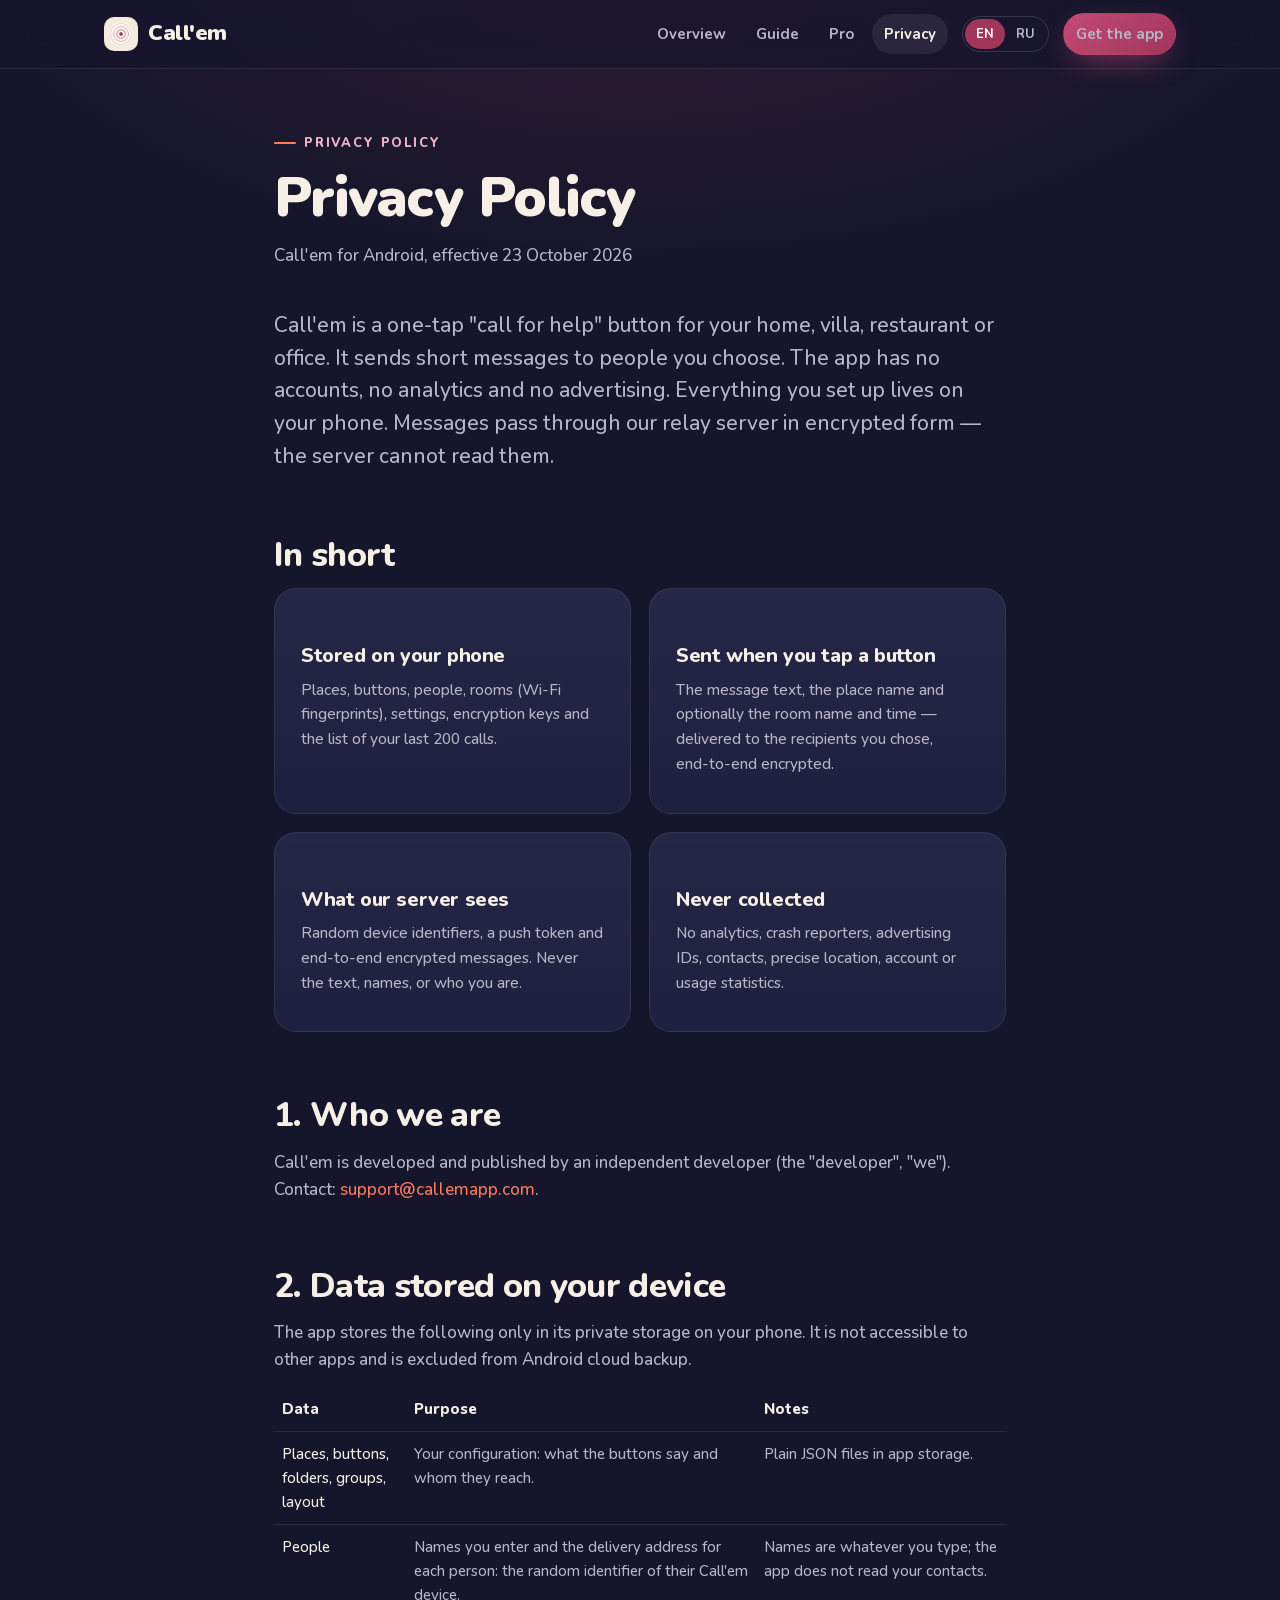
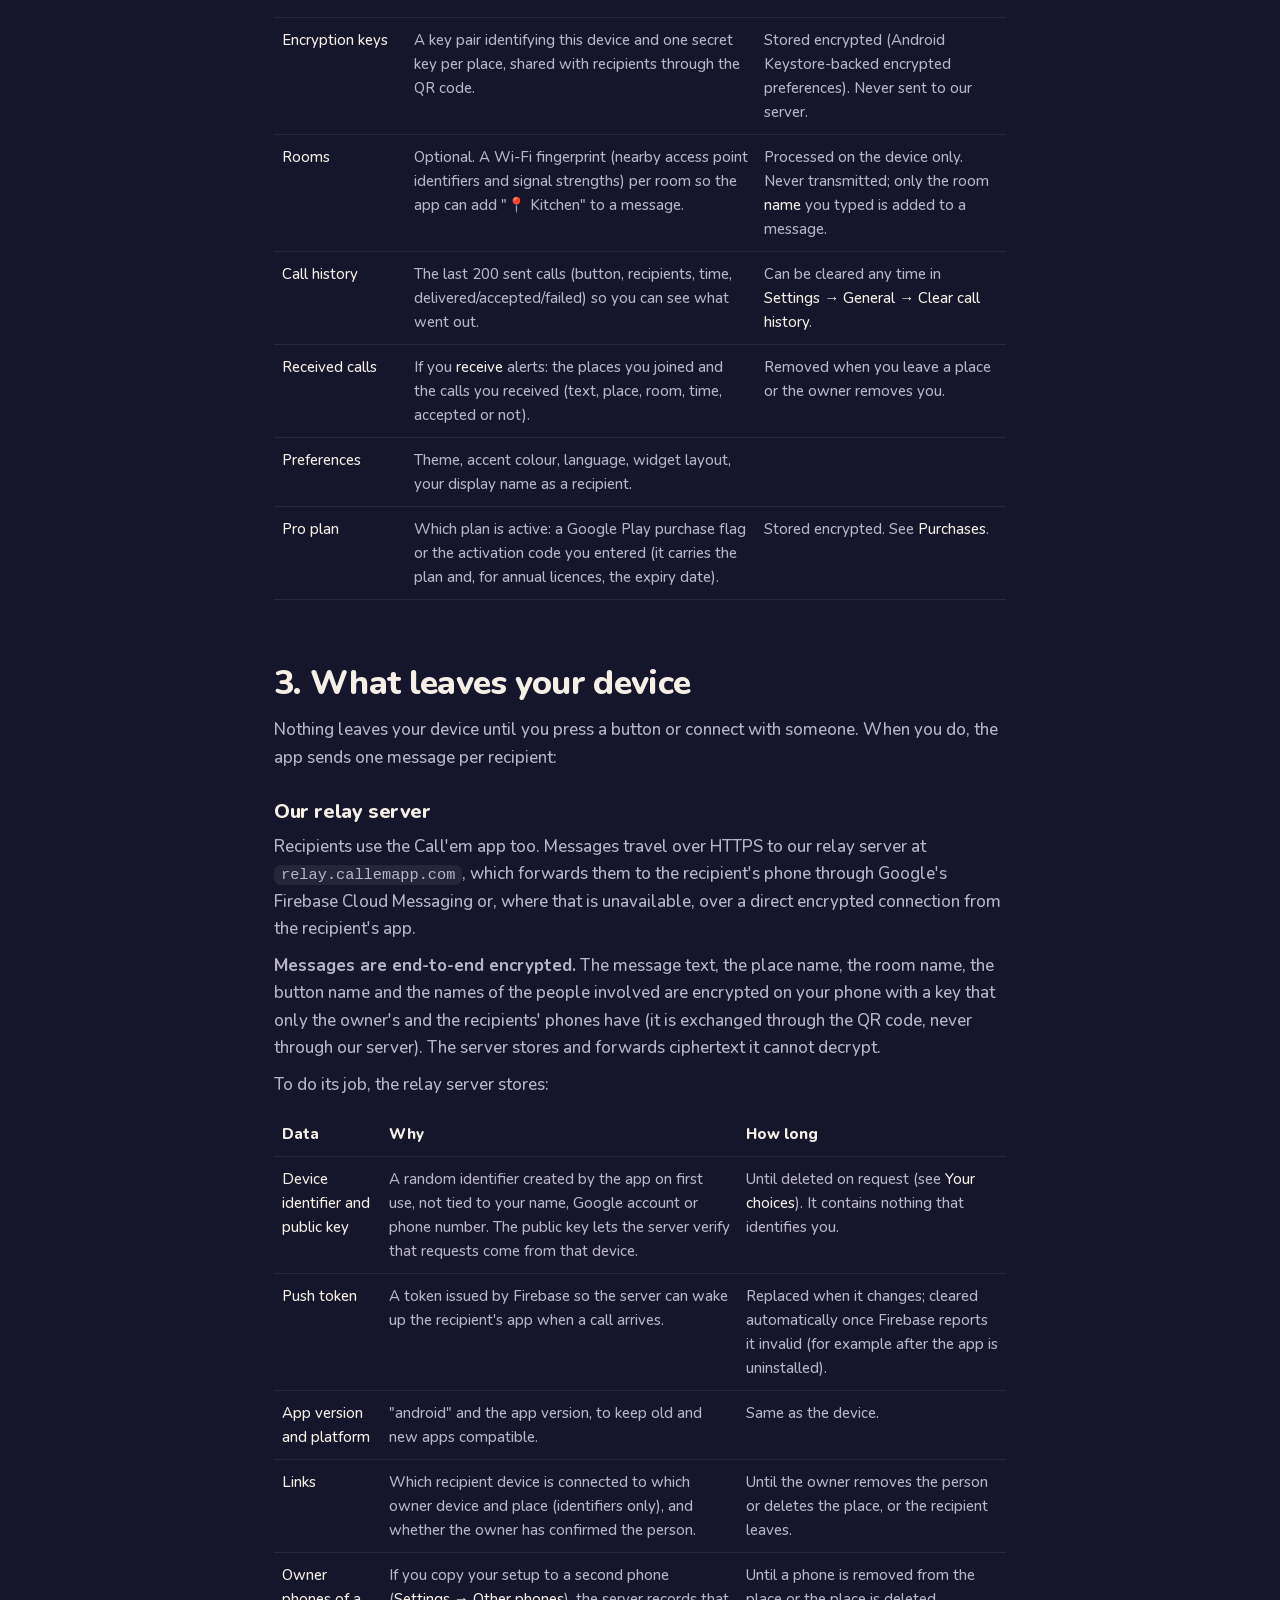
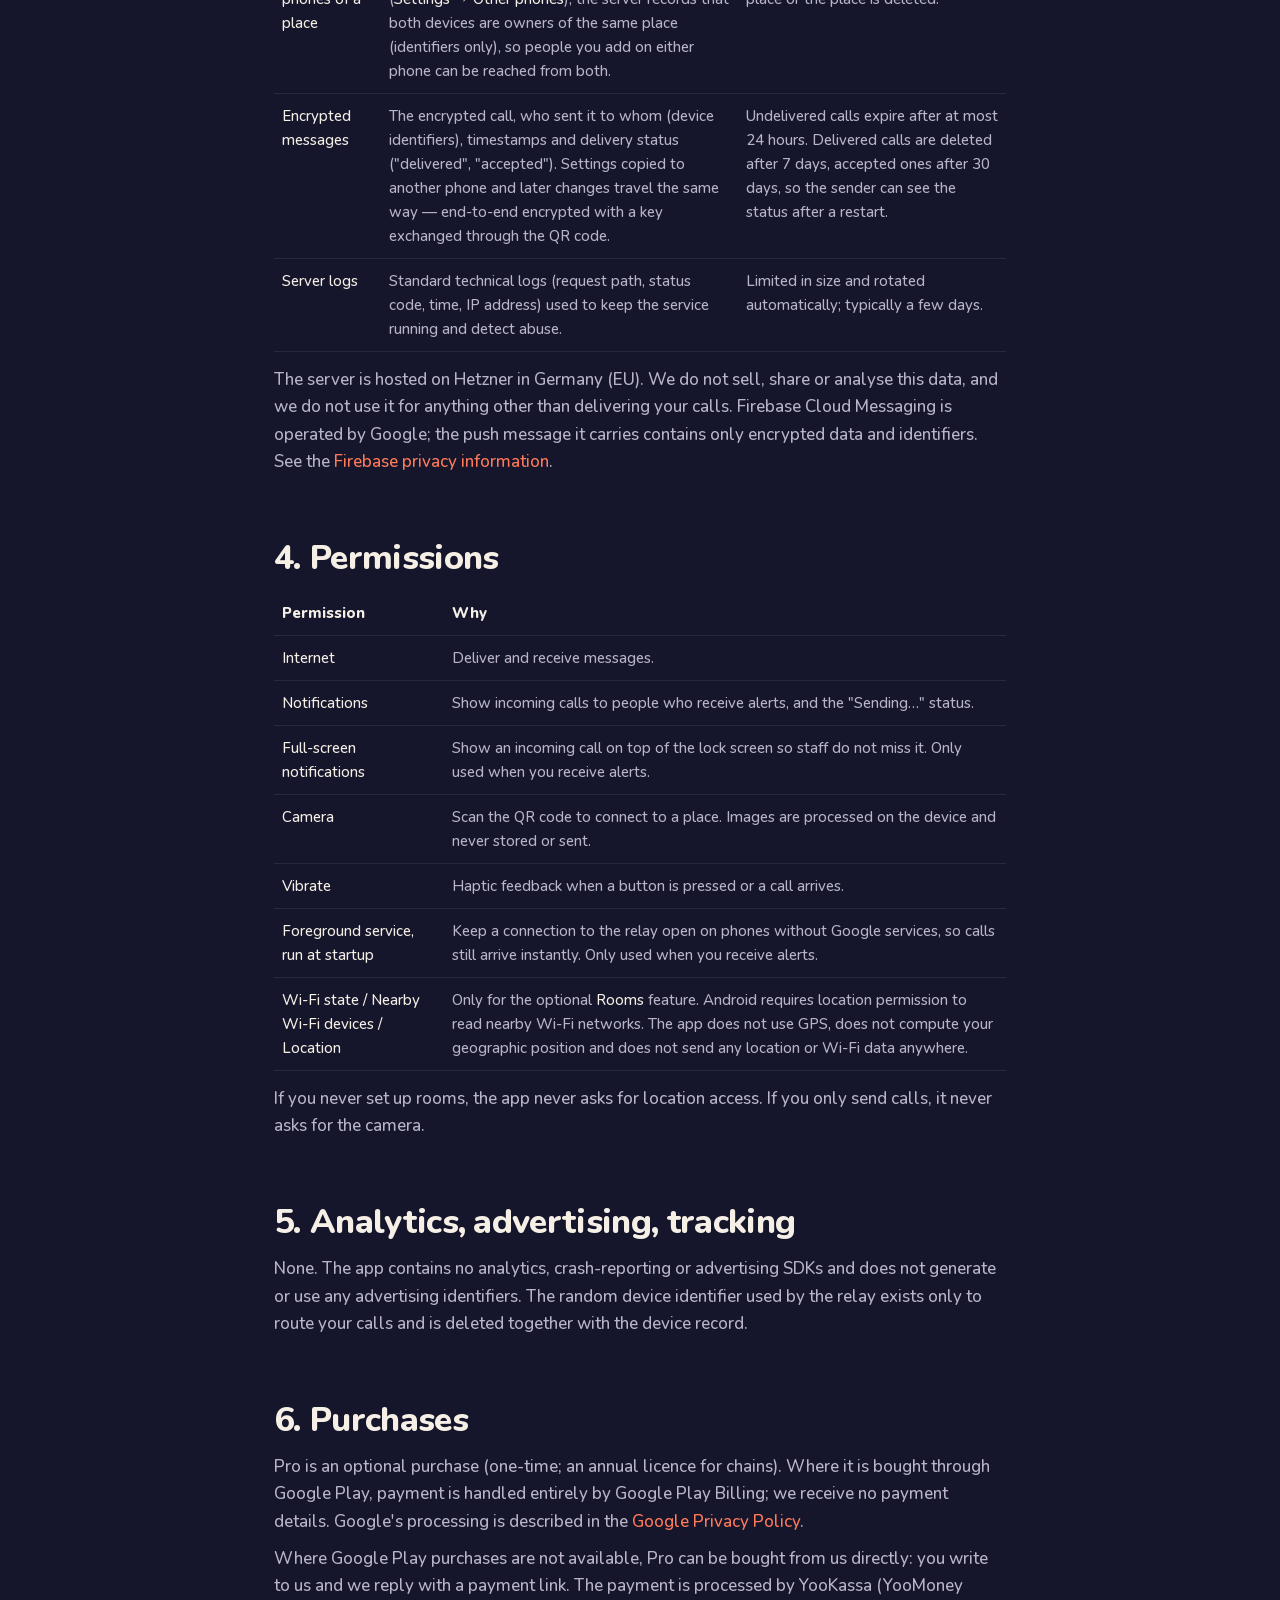
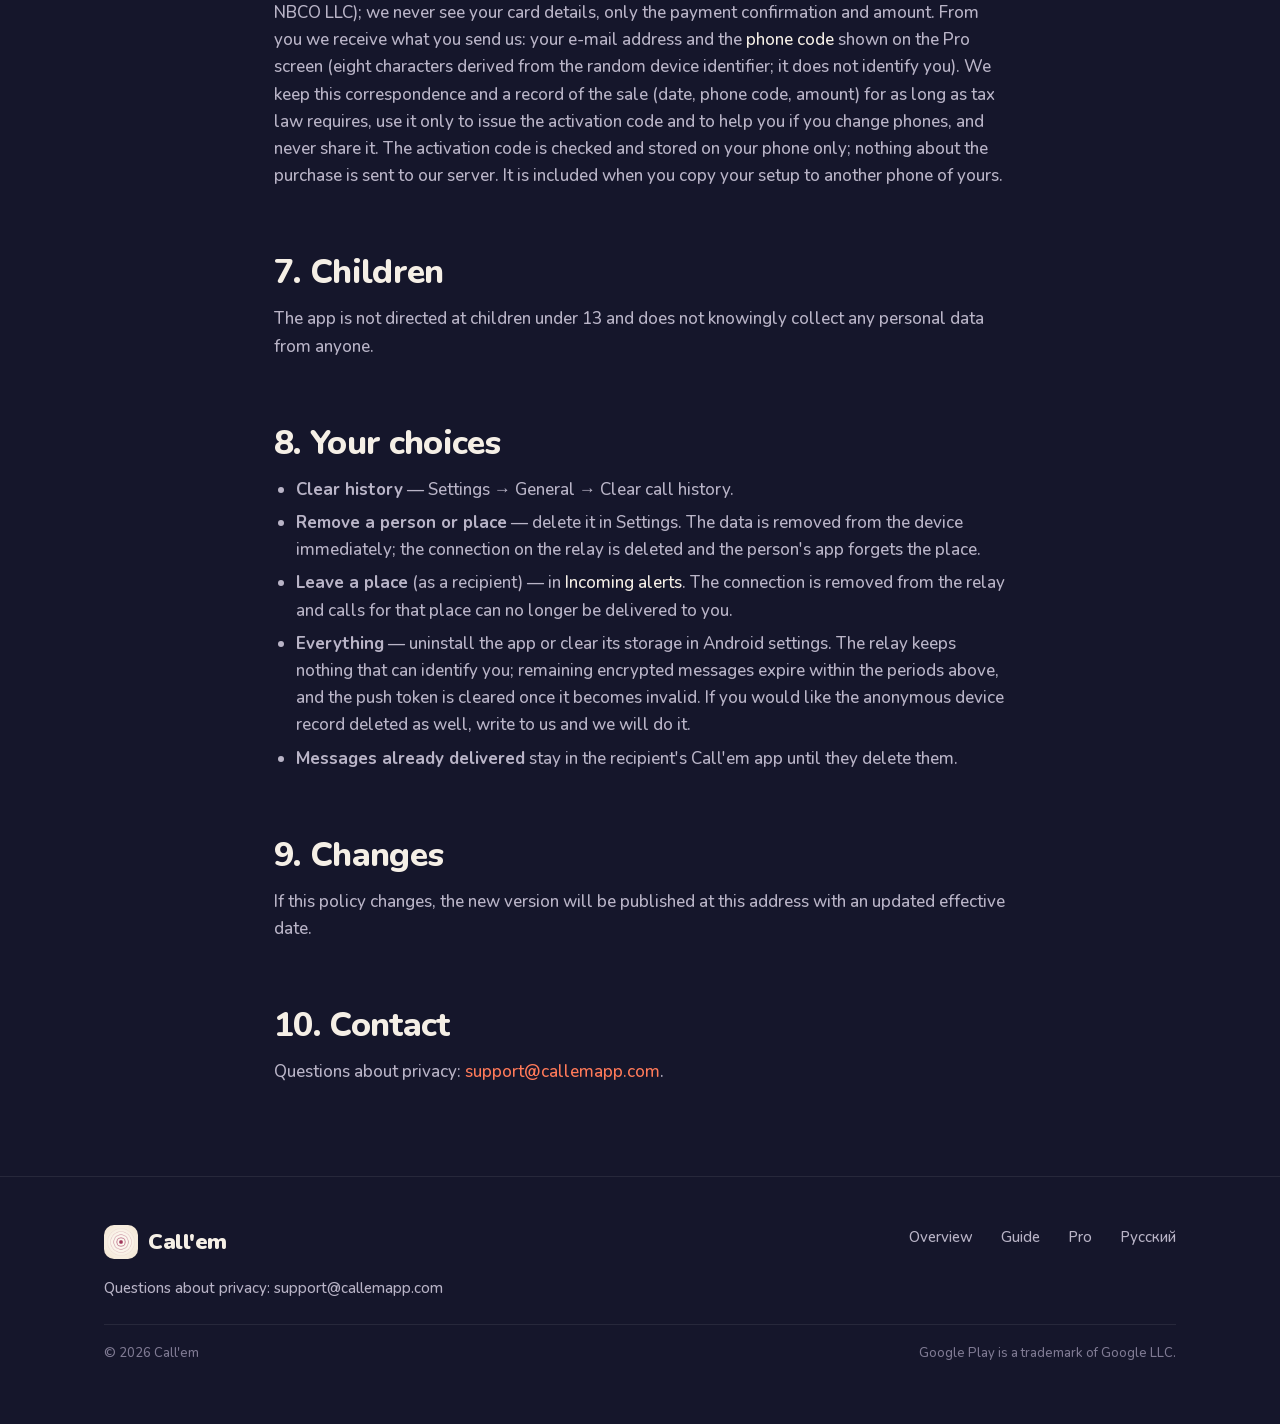
<file: privacy.html>
<!doctype html>
<html lang="en">
<head>
<meta charset="utf-8">
<meta name="viewport" content="width=device-width, initial-scale=1">
<title>Call'em — Privacy Policy</title>
<meta name="description" content="Privacy policy for the Call'em app: what is stored on your phone, what the Call'em relay server sees, where messages go, and what we never collect.">
<link rel="canonical" href="https://callemapp.com/privacy.html">
<link rel="alternate" hreflang="en" href="https://callemapp.com/privacy.html">
<link rel="alternate" hreflang="ru" href="https://callemapp.com/privacy-ru.html">
<link rel="icon" href="img/icon-32.png" sizes="32x32">
<link rel="apple-touch-icon" href="img/icon-180.png">
<meta name="theme-color" content="#15162b">
<link rel="stylesheet" href="style.css">
</head>
<body>
<div class="grain"></div>
<header class="nav">
  <div class="wrap">
    <a class="logo" href="index.html"><img src="img/icon-192.png" alt="" width="34" height="34">Call'em</a>
    <button class="burger" aria-label="Menu" aria-expanded="false"><span></span><span></span><span></span></button>
    <nav class="nav-links">
      <a href="index.html">Overview</a>
      <a href="guide.html">Guide</a>
      <a href="pro.html">Pro</a>
      <a href="privacy.html">Privacy</a>
      <span class="lang"><a class="active" href="privacy.html">EN</a><a href="privacy-ru.html">RU</a></span>
      <a class="btn btn-primary btn-sm" href="https://play.google.com/store/apps/details?id=app.callem">Get the app</a>
    </nav>
  </div>
</header>

<main class="doc">
  <div class="wrap narrow">
  <div class="head">
    <div class="eyebrow">Privacy policy</div>
    <h1 style="font-size:clamp(34px,5vw,56px)">Privacy Policy</h1>
    <p class="muted">Call'em for Android, effective 23 October 2026</p>
  </div>
<p class="lead">Call'em is a one-tap "call for help" button for your home, villa, restaurant or office. It sends short messages to people you choose. The app has no accounts, no analytics and no advertising. Everything you set up lives on your phone. Messages pass through our relay server in encrypted form — the server cannot read them.</p>

  <h2>In short</h2>
  <div class="grid grid-2">
    <div class="card"><h3>Stored on your phone</h3><p class="muted">Places, buttons, people, rooms (Wi‑Fi fingerprints), settings, encryption keys and the list of your last 200 calls.</p></div>
    <div class="card"><h3>Sent when you tap a button</h3><p class="muted">The message text, the place name and optionally the room name and time — delivered to the recipients you chose, end‑to‑end encrypted.</p></div>
    <div class="card"><h3>What our server sees</h3><p class="muted">Random device identifiers, a push token and end‑to‑end encrypted messages. Never the text, names, or who you are.</p></div>
    <div class="card"><h3>Never collected</h3><p class="muted">No analytics, crash reporters, advertising IDs, contacts, precise location, account or usage statistics.</p></div>
  </div>

  <h2>1. Who we are</h2>
  <p>Call'em is developed and published by an independent developer (the "developer", "we"). Contact: <a href="mailto:support@callemapp.com">support@callemapp.com</a>.</p>

  <h2>2. Data stored on your device</h2>
  <p>The app stores the following only in its private storage on your phone. It is not accessible to other apps and is excluded from Android cloud backup.</p>
  <table>
    <tr><th>Data</th><th>Purpose</th><th>Notes</th></tr>
    <tr><td>Places, buttons, folders, groups, layout</td><td>Your configuration: what the buttons say and whom they reach.</td><td>Plain JSON files in app storage.</td></tr>
    <tr><td>People</td><td>Names you enter and the delivery address for each person: the random identifier of their Call'em device.</td><td>Names are whatever you type; the app does not read your contacts.</td></tr>
    <tr><td>Encryption keys</td><td>A key pair identifying this device and one secret key per place, shared with recipients through the QR code.</td><td>Stored encrypted (Android Keystore‑backed encrypted preferences). Never sent to our server.</td></tr>
    <tr><td>Rooms</td><td>Optional. A Wi‑Fi fingerprint (nearby access point identifiers and signal strengths) per room so the app can add "📍 Kitchen" to a message.</td><td>Processed on the device only. Never transmitted; only the room <em>name</em> you typed is added to a message.</td></tr>
    <tr><td>Call history</td><td>The last 200 sent calls (button, recipients, time, delivered/accepted/failed) so you can see what went out.</td><td>Can be cleared any time in <em>Settings → General → Clear call history</em>.</td></tr>
    <tr><td>Received calls</td><td>If you <em>receive</em> alerts: the places you joined and the calls you received (text, place, room, time, accepted or not).</td><td>Removed when you leave a place or the owner removes you.</td></tr>
    <tr><td>Preferences</td><td>Theme, accent colour, language, widget layout, your display name as a recipient.</td><td></td></tr>
    <tr><td>Pro plan</td><td>Which plan is active: a Google Play purchase flag or the activation code you entered (it carries the plan and, for annual licences, the expiry date).</td><td>Stored encrypted. See <em>Purchases</em>.</td></tr>
  </table>

  <h2>3. What leaves your device</h2>
  <p>Nothing leaves your device until you press a button or connect with someone. When you do, the app sends one message per recipient:</p>

  <h3>Our relay server</h3>
  <p>Recipients use the Call'em app too. Messages travel over HTTPS to our relay server at <code>relay.callemapp.com</code>, which forwards them to the recipient's phone through Google's Firebase Cloud Messaging or, where that is unavailable, over a direct encrypted connection from the recipient's app.</p>
  <p><strong>Messages are end‑to‑end encrypted.</strong> The message text, the place name, the room name, the button name and the names of the people involved are encrypted on your phone with a key that only the owner's and the recipients' phones have (it is exchanged through the QR code, never through our server). The server stores and forwards ciphertext it cannot decrypt.</p>
  <p>To do its job, the relay server stores:</p>
  <table>
    <tr><th>Data</th><th>Why</th><th>How long</th></tr>
    <tr><td>Device identifier and public key</td><td>A random identifier created by the app on first use, not tied to your name, Google account or phone number. The public key lets the server verify that requests come from that device.</td><td>Until deleted on request (see <em>Your choices</em>). It contains nothing that identifies you.</td></tr>
    <tr><td>Push token</td><td>A token issued by Firebase so the server can wake up the recipient's app when a call arrives.</td><td>Replaced when it changes; cleared automatically once Firebase reports it invalid (for example after the app is uninstalled).</td></tr>
    <tr><td>App version and platform</td><td>"android" and the app version, to keep old and new apps compatible.</td><td>Same as the device.</td></tr>
    <tr><td>Links</td><td>Which recipient device is connected to which owner device and place (identifiers only), and whether the owner has confirmed the person.</td><td>Until the owner removes the person or deletes the place, or the recipient leaves.</td></tr>
    <tr><td>Owner phones of a place</td><td>If you copy your setup to a second phone (<em>Settings → Other phones</em>), the server records that both devices are owners of the same place (identifiers only), so people you add on either phone can be reached from both.</td><td>Until a phone is removed from the place or the place is deleted.</td></tr>
    <tr><td>Encrypted messages</td><td>The encrypted call, who sent it to whom (device identifiers), timestamps and delivery status ("delivered", "accepted"). Settings copied to another phone and later changes travel the same way — end‑to‑end encrypted with a key exchanged through the QR code.</td><td>Undelivered calls expire after at most 24 hours. Delivered calls are deleted after 7 days, accepted ones after 30 days, so the sender can see the status after a restart.</td></tr>
    <tr><td>Server logs</td><td>Standard technical logs (request path, status code, time, IP address) used to keep the service running and detect abuse.</td><td>Limited in size and rotated automatically; typically a few days.</td></tr>
  </table>
  <p>The server is hosted on Hetzner in Germany (EU). We do not sell, share or analyse this data, and we do not use it for anything other than delivering your calls. Firebase Cloud Messaging is operated by Google; the push message it carries contains only encrypted data and identifiers. See the <a href="https://firebase.google.com/support/privacy" rel="noopener">Firebase privacy information</a>.</p>


  <h2>4. Permissions</h2>
  <table>
    <tr><th>Permission</th><th>Why</th></tr>
    <tr><td>Internet</td><td>Deliver and receive messages.</td></tr>
    <tr><td>Notifications</td><td>Show incoming calls to people who receive alerts, and the "Sending…" status.</td></tr>
    <tr><td>Full‑screen notifications</td><td>Show an incoming call on top of the lock screen so staff do not miss it. Only used when you receive alerts.</td></tr>
    <tr><td>Camera</td><td>Scan the QR code to connect to a place. Images are processed on the device and never stored or sent.</td></tr>
    <tr><td>Vibrate</td><td>Haptic feedback when a button is pressed or a call arrives.</td></tr>
    <tr><td>Foreground service, run at startup</td><td>Keep a connection to the relay open on phones without Google services, so calls still arrive instantly. Only used when you receive alerts.</td></tr>
    <tr><td>Wi‑Fi state / Nearby Wi‑Fi devices / Location</td><td>Only for the optional <em>Rooms</em> feature. Android requires location permission to read nearby Wi‑Fi networks. The app does not use GPS, does not compute your geographic position and does not send any location or Wi‑Fi data anywhere.</td></tr>
  </table>
  <p>If you never set up rooms, the app never asks for location access. If you only send calls, it never asks for the camera.</p>

  <h2>5. Analytics, advertising, tracking</h2>
  <p>None. The app contains no analytics, crash‑reporting or advertising SDKs and does not generate or use any advertising identifiers. The random device identifier used by the relay exists only to route your calls and is deleted together with the device record.</p>

  <h2>6. Purchases</h2>
  <p>Pro is an optional purchase (one‑time; an annual licence for chains). Where it is bought through Google Play, payment is handled entirely by Google Play Billing; we receive no payment details. Google's processing is described in the <a href="https://policies.google.com/privacy" rel="noopener">Google Privacy Policy</a>.</p>
  <p>Where Google Play purchases are not available, Pro can be bought from us directly: you write to us and we reply with a payment link. The payment is processed by YooKassa (YooMoney NBCO LLC); we never see your card details, only the payment confirmation and amount. From you we receive what you send us: your e‑mail address and the <em>phone code</em> shown on the Pro screen (eight characters derived from the random device identifier; it does not identify you). We keep this correspondence and a record of the sale (date, phone code, amount) for as long as tax law requires, use it only to issue the activation code and to help you if you change phones, and never share it. The activation code is checked and stored on your phone only; nothing about the purchase is sent to our server. It is included when you copy your setup to another phone of yours.</p>

  <h2>7. Children</h2>
  <p>The app is not directed at children under 13 and does not knowingly collect any personal data from anyone.</p>

  <h2>8. Your choices</h2>
  <ul>
    <li><strong>Clear history</strong> — Settings → General → Clear call history.</li>
    <li><strong>Remove a person or place</strong> — delete it in Settings. The data is removed from the device immediately; the connection on the relay is deleted and the person's app forgets the place.</li>
    <li><strong>Leave a place</strong> (as a recipient) — in <em>Incoming alerts</em>. The connection is removed from the relay and calls for that place can no longer be delivered to you.</li>
    <li><strong>Everything</strong> — uninstall the app or clear its storage in Android settings. The relay keeps nothing that can identify you; remaining encrypted messages expire within the periods above, and the push token is cleared once it becomes invalid. If you would like the anonymous device record deleted as well, write to us and we will do it.</li>
    <li><strong>Messages already delivered</strong> stay in the recipient's Call'em app until they delete them.</li>
  </ul>

  <h2>9. Changes</h2>
  <p>If this policy changes, the new version will be published at this address with an updated effective date.</p>

  <h2>10. Contact</h2>
  <p>Questions about privacy: <a href="mailto:support@callemapp.com">support@callemapp.com</a>.</p>
  </div>
</main>

<footer>
  <div class="wrap">
    <div>
      <a class="logo" href="index.html"><img src="img/icon-192.png" alt="" width="34" height="34">Call'em</a>
      <p style="margin-top:10px">Questions about privacy: <a href="mailto:support@callemapp.com">support@callemapp.com</a></p>
    </div>
    <div class="cols">
      <a href="index.html">Overview</a>
      <a href="guide.html">Guide</a>
      <a href="pro.html">Pro</a>
      <a href="privacy-ru.html">Русский</a>
    </div>
    <div class="f-bottom"><span>© 2026 Call'em</span><span>Google Play is a trademark of Google LLC.</span></div>
  </div>
</footer>
<script src="site.js"></script>
</body>
</html>
</file>
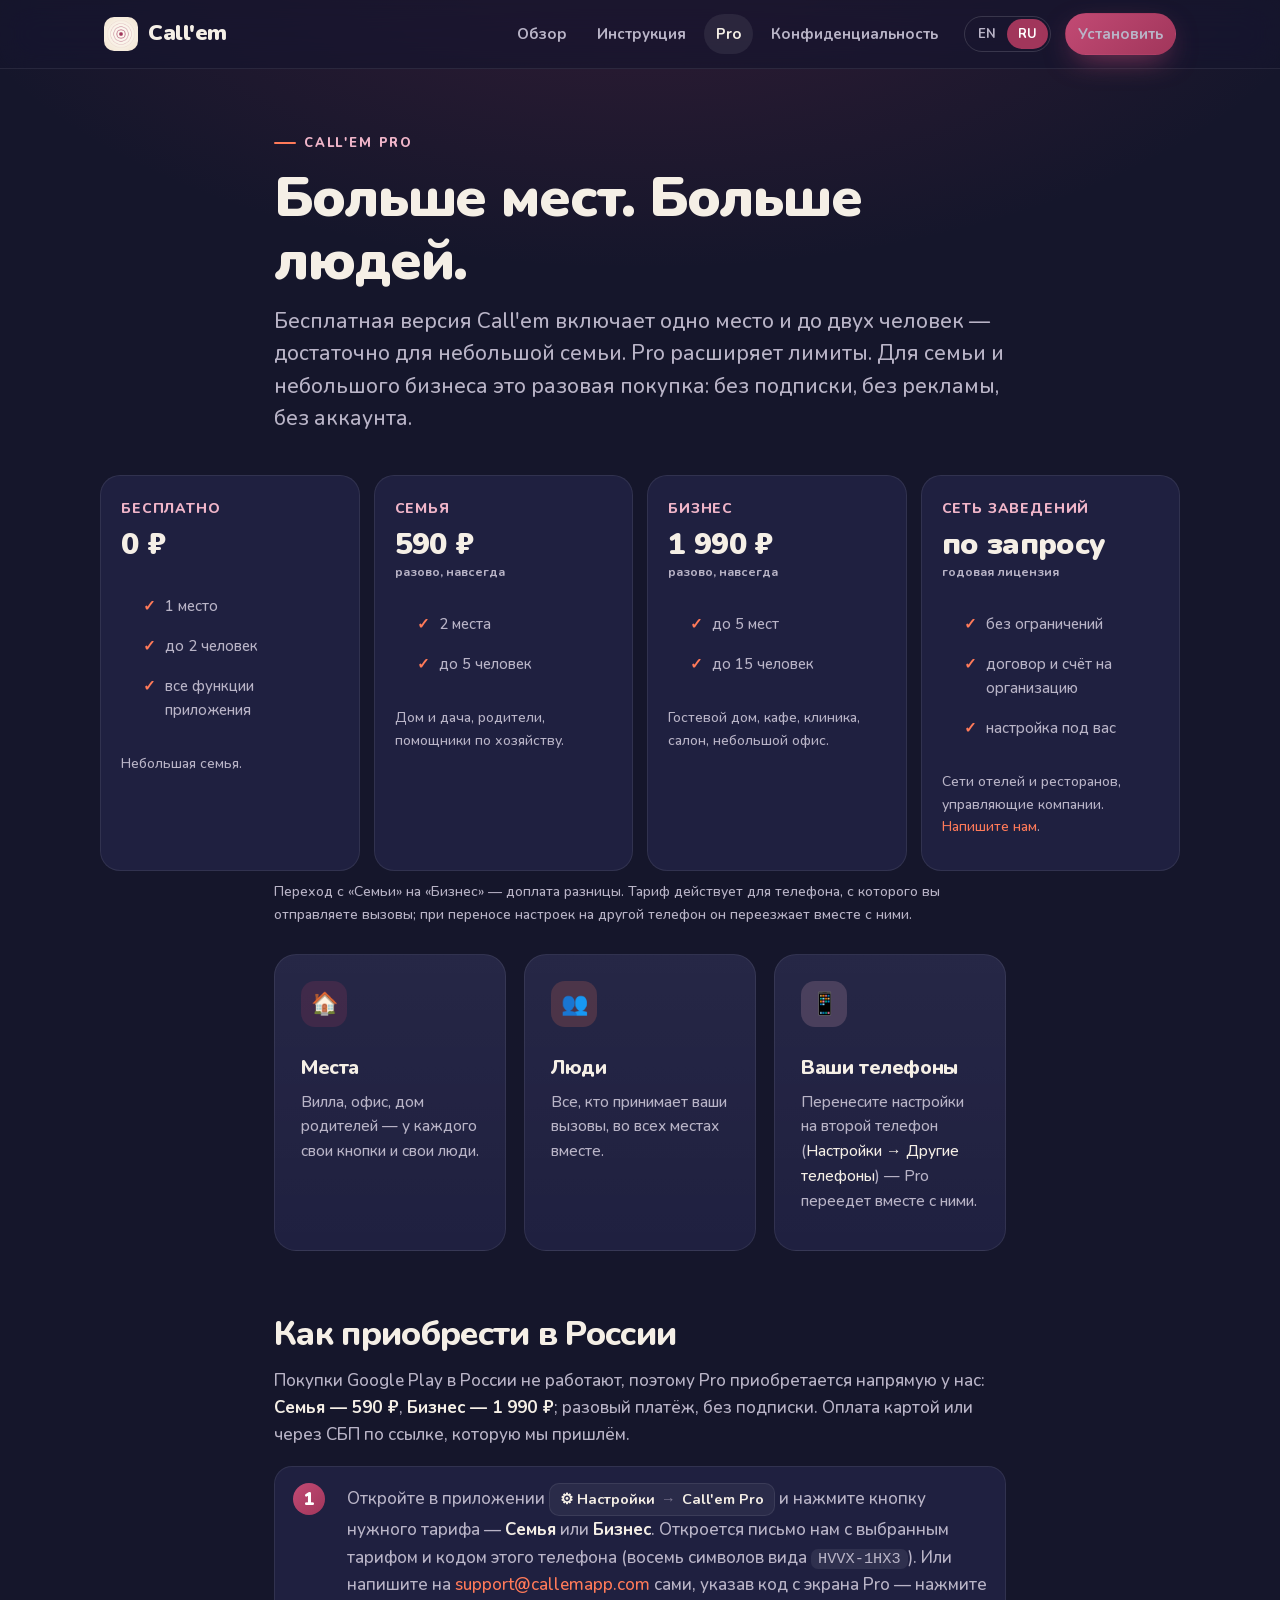
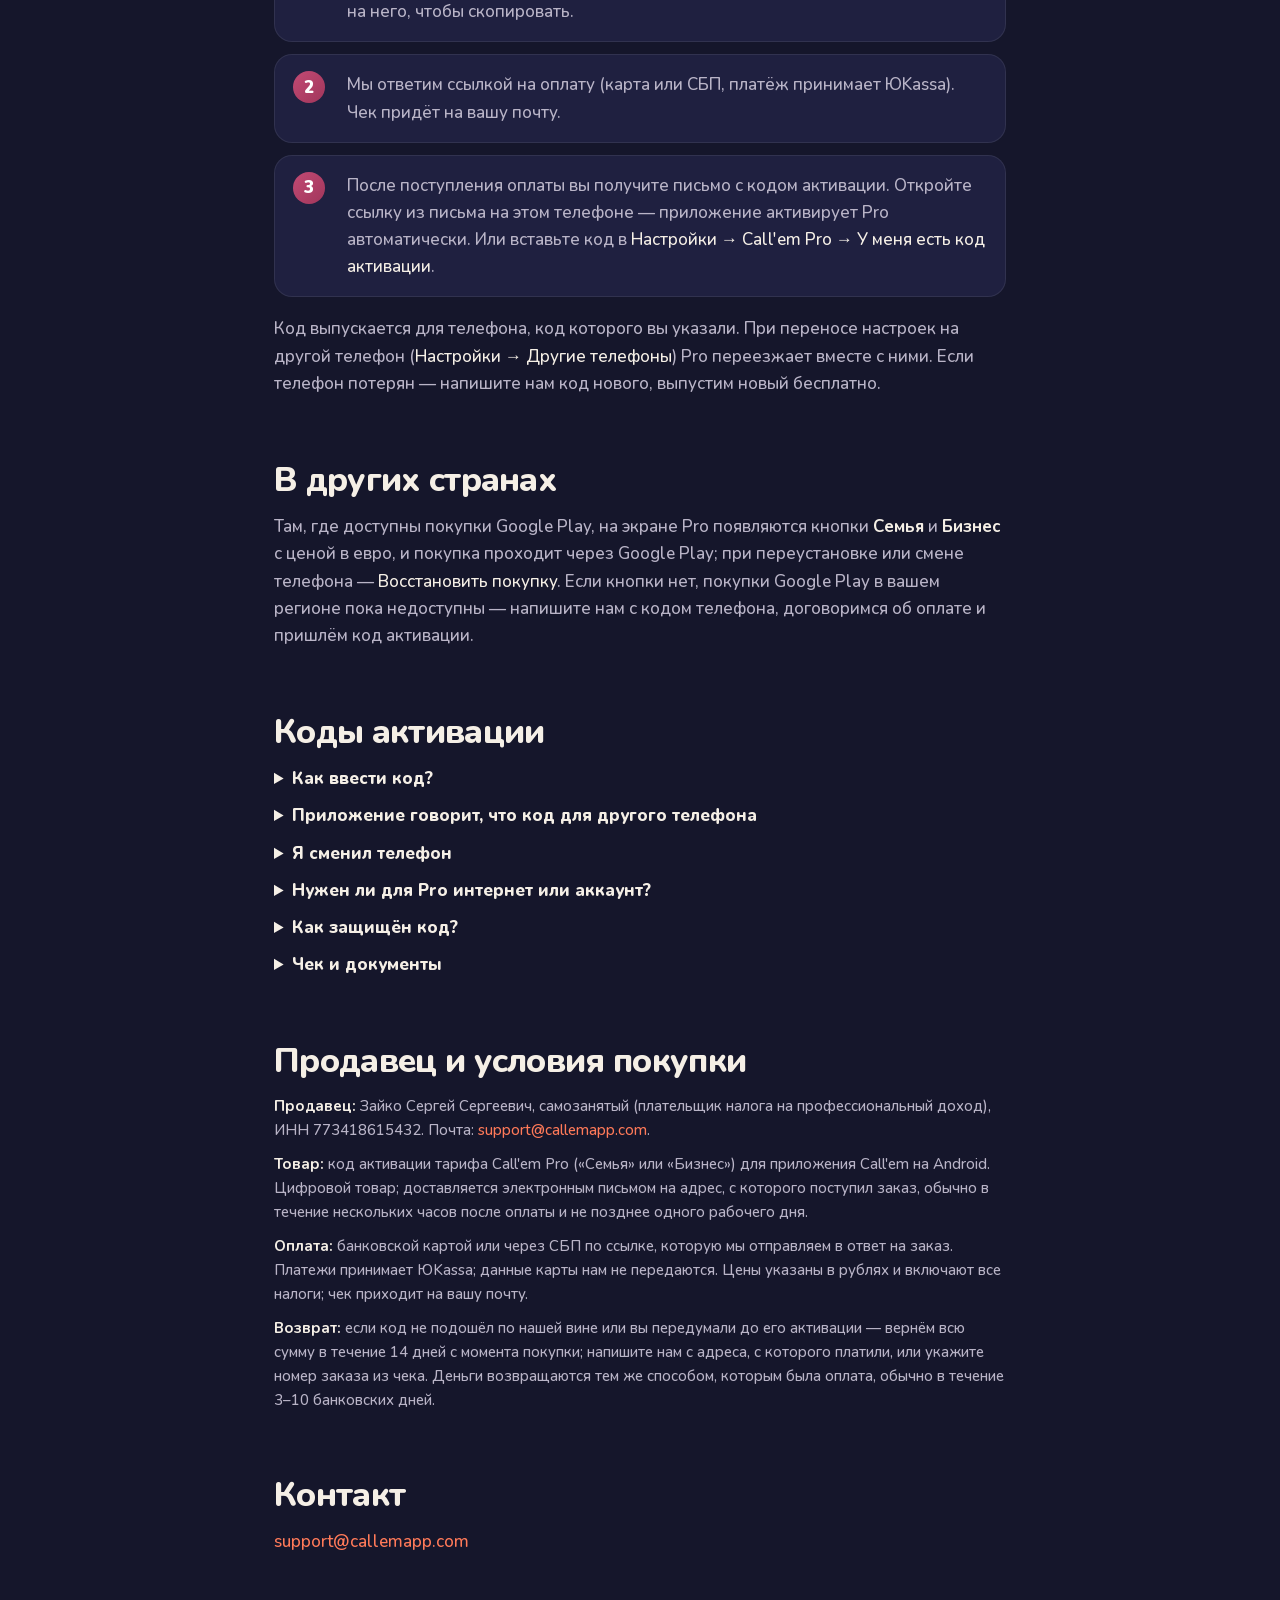
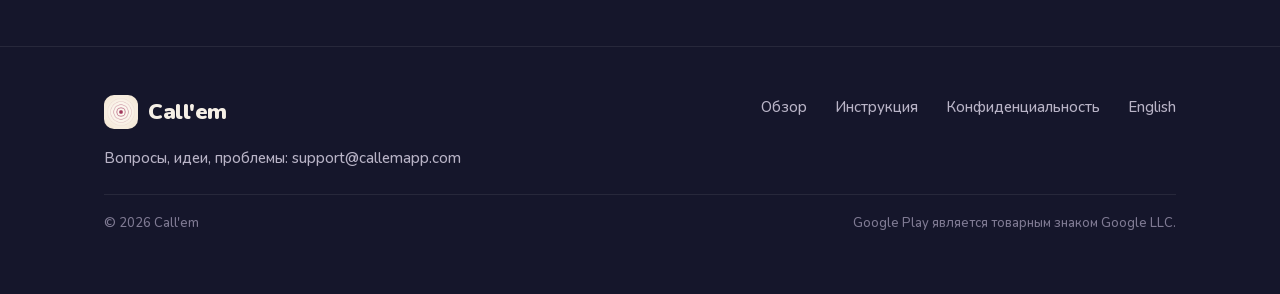
<file: pro-ru.html>
<!doctype html>
<html lang="ru">
<head>
<meta charset="utf-8">
<meta name="viewport" content="width=device-width, initial-scale=1">
<title>Call'em Pro — тарифы Семья и Бизнес, разовая покупка без подписки</title>
<meta name="description" content="Call'em Pro: тарифы Семья (590 ₽) и Бизнес (1 990 ₽) — разовая покупка без подписки, для сетей — годовая лицензия. Как приобрести в России и в других странах, как работают коды активации, что при смене телефона.">
<link rel="canonical" href="https://callemapp.com/pro-ru.html">
<link rel="alternate" hreflang="en" href="https://callemapp.com/pro.html">
<link rel="alternate" hreflang="ru" href="https://callemapp.com/pro-ru.html">
<link rel="icon" href="img/icon-32.png" sizes="32x32">
<link rel="apple-touch-icon" href="img/icon-180.png">
<meta property="og:title" content="Call'em Pro">
<meta property="og:image" content="https://callemapp.com/img/og.png">
<meta name="theme-color" content="#15162b">
<link rel="stylesheet" href="style.css">
</head>
<body>
<div class="grain"></div>
<header class="nav">
  <div class="wrap">
    <a class="logo" href="index-ru.html"><img src="img/icon-192.png" alt="" width="34" height="34">Call'em</a>
    <button class="burger" aria-label="Меню" aria-expanded="false"><span></span><span></span><span></span></button>
    <nav class="nav-links">
      <a href="index-ru.html">Обзор</a>
      <a href="guide-ru.html">Инструкция</a>
      <a href="pro-ru.html">Pro</a>
      <a href="privacy-ru.html">Конфиденциальность</a>
      <span class="lang"><a href="pro.html">EN</a><a class="active" href="pro-ru.html">RU</a></span>
      <a class="btn btn-primary btn-sm" href="https://play.google.com/store/apps/details?id=app.callem">Установить</a>
    </nav>
  </div>
</header>

<main class="doc">
  <div class="wrap narrow">
    <div class="head">
      <div class="eyebrow">Call'em Pro</div>
      <h1 style="font-size:clamp(34px,5vw,56px)">Больше мест. Больше людей.</h1>
      <p class="lead">Бесплатная версия Call'em включает одно место и до двух человек — достаточно для небольшой семьи. Pro расширяет лимиты. Для семьи и небольшого бизнеса это разовая покупка: без подписки, без рекламы, без аккаунта.</p>
    </div>


    <div class="plans">
      <div class="plan"><div class="pn">Бесплатно</div><div class="pp">0 ₽</div><ul><li>1 место</li><li>до 2 человек</li><li>все функции приложения</li></ul><p>Небольшая семья.</p></div>
      <div class="plan"><div class="pn">Семья</div><div class="pp">590 ₽<small>разово, навсегда</small></div><ul><li>2 места</li><li>до 5 человек</li></ul><p>Дом и дача, родители, помощники по хозяйству.</p></div>
      <div class="plan"><div class="pn">Бизнес</div><div class="pp">1 990 ₽<small>разово, навсегда</small></div><ul><li>до 5 мест</li><li>до 15 человек</li></ul><p>Гостевой дом, кафе, клиника, салон, небольшой офис.</p></div>
      <div class="plan"><div class="pn">Сеть заведений</div><div class="pp">по запросу<small>годовая лицензия</small></div><ul><li>без ограничений</li><li>договор и счёт на организацию</li><li>настройка под вас</li></ul><p>Сети отелей и ресторанов, управляющие компании. <a href="mailto:support@callemapp.com?subject=Call'em%20для%20организации">Напишите нам</a>.</p></div>
    </div>
    <p class="hint-p">Переход с «Семьи» на «Бизнес» — доплата разницы. Тариф действует для телефона, с которого вы отправляете вызовы; при переносе настроек на другой телефон он переезжает вместе с ними.</p>

    <div class="grid grid-3" style="margin-top:28px">
      <div class="card"><div class="icon">🏠</div><h3>Места</h3><p>Вилла, офис, дом родителей — у каждого свои кнопки и свои люди.</p></div>
      <div class="card"><div class="icon coral">👥</div><h3>Люди</h3><p>Все, кто принимает ваши вызовы, во всех местах вместе.</p></div>
      <div class="card"><div class="icon pink">📱</div><h3>Ваши телефоны</h3><p>Перенесите настройки на второй телефон (<em>Настройки → Другие телефоны</em>) — Pro переедет вместе с ними.</p></div>
    </div>

    <h2 id="ru">Как приобрести в России</h2>
    <p>Покупки Google Play в России не работают, поэтому Pro приобретается напрямую у нас: <b>Семья — 590 ₽</b>, <b>Бизнес — 1 990 ₽</b>; разовый платёж, без подписки. Оплата картой или через СБП по ссылке, которую мы пришлём.</p>
    <ol class="big">
      <li><div>Откройте в приложении <span class="path">⚙ Настройки <i>→</i> Call'em Pro</span> и нажмите кнопку нужного тарифа — <b>Семья</b> или <b>Бизнес</b>. Откроется письмо нам с выбранным тарифом и кодом этого телефона (восемь символов вида <code>HVVX‑1HX3</code>). Или напишите на <a href="mailto:support@callemapp.com">support@callemapp.com</a> сами, указав код с экрана Pro — нажмите на него, чтобы скопировать.</div></li>
      <li><div>Мы ответим ссылкой на оплату (карта или СБП, платёж принимает ЮKassa). Чек придёт на вашу почту.</div></li>
      <li><div>После поступления оплаты вы получите письмо с кодом активации. Откройте ссылку из письма на этом телефоне — приложение активирует Pro автоматически. Или вставьте код в <em>Настройки → Call'em Pro → У меня есть код активации</em>.</div></li>
    </ol>
    <p>Код выпускается для телефона, код которого вы указали. При переносе настроек на другой телефон (<em>Настройки → Другие телефоны</em>) Pro переезжает вместе с ними. Если телефон потерян — напишите нам код нового, выпустим новый бесплатно.</p>

    <h2 id="buy">В других странах</h2>
    <p>Там, где доступны покупки Google Play, на экране Pro появляются кнопки <b>Семья</b> и <b>Бизнес</b> с ценой в евро, и покупка проходит через Google Play; при переустановке или смене телефона — <em>Восстановить покупку</em>. Если кнопки нет, покупки Google Play в вашем регионе пока недоступны — напишите нам с кодом телефона, договоримся об оплате и пришлём код активации.</p>

    <h2 id="codes">Коды активации</h2>
    <details><summary>Как ввести код?</summary><p>Откройте ссылку из нашего письма на телефоне, где установлен Call'em, — приложение откроется и подтвердит активацию. Или зайдите в <em>Настройки → Call'em Pro → У меня есть код активации</em> и вставьте код.</p></details>
    <details><summary>Приложение говорит, что код для другого телефона</summary><p>Код привязан к коду телефона, который мы подписали. Откройте экран Pro, нажмите на код телефона, чтобы скопировать, и пришлите нам ещё раз — выпустим новый код бесплатно.</p></details>
    <details><summary>Я сменил телефон</summary><p>Настройте новый телефон через <em>Перенести с другого телефона</em> (или <em>Настройки → Другие телефоны</em> на старом): места, люди и Pro переедут вместе. Если старый телефон потерян — напишите нам код нового.</p></details>
    <details><summary>Нужен ли для Pro интернет или аккаунт?</summary><p>Нет. Код проверяется на самом телефоне и хранится там же. На наш сервер ничего о покупке не отправляется.</p></details>
    <details><summary>Как защищён код?</summary><p>Код — цифровая подпись кода вашего телефона и тарифа нашим закрытым ключом. Приложение проверяет её встроенным открытым ключом, поэтому код нельзя подобрать или изменить, а код для одного телефона не подходит другому.</p></details>
    <details><summary>Чек и документы</summary><p>Чек формируется автоматически и приходит на почту, указанную при оплате. Если Pro нужен организации — напишите, выставим счёт и подготовим договор.</p></details>

    <h2 id="seller">Продавец и условия покупки</h2>
    <div class="legal">
      <p><b>Продавец:</b> Зайко Сергей Сергеевич, самозанятый (плательщик налога на профессиональный доход), ИНН 773418615432. Почта: <a href="mailto:support@callemapp.com">support@callemapp.com</a>.</p>
      <p><b>Товар:</b> код активации тарифа Call'em Pro («Семья» или «Бизнес») для приложения Call'em на Android. Цифровой товар; доставляется электронным письмом на адрес, с которого поступил заказ, обычно в течение нескольких часов после оплаты и не позднее одного рабочего дня.</p>
      <p><b>Оплата:</b> банковской картой или через СБП по ссылке, которую мы отправляем в ответ на заказ. Платежи принимает ЮKassa; данные карты нам не передаются. Цены указаны в рублях и включают все налоги; чек приходит на вашу почту.</p>
      <p><b>Возврат:</b> если код не подошёл по нашей вине или вы передумали до его активации — вернём всю сумму в течение 14 дней с момента покупки; напишите нам с адреса, с которого платили, или укажите номер заказа из чека. Деньги возвращаются тем же способом, которым была оплата, обычно в течение 3–10 банковских дней.</p>
    </div>

    <h2 id="contact">Контакт</h2>
    <p><a href="mailto:support@callemapp.com">support@callemapp.com</a></p>
  </div>
</main>

<footer>
  <div class="wrap">
    <div>
      <a class="logo" href="index-ru.html"><img src="img/icon-192.png" alt="" width="34" height="34">Call'em</a>
      <p style="margin-top:10px">Вопросы, идеи, проблемы: <a href="mailto:support@callemapp.com">support@callemapp.com</a></p>
    </div>
    <div class="cols">
      <a href="index-ru.html">Обзор</a>
      <a href="guide-ru.html">Инструкция</a>
      <a href="privacy-ru.html">Конфиденциальность</a>
      <a href="pro.html">English</a>
    </div>
    <div class="f-bottom"><span>© 2026 Call'em</span><span>Google Play является товарным знаком Google LLC.</span></div>
  </div>
</footer>
<script src="site.js"></script>
</body>
</html>
</file>
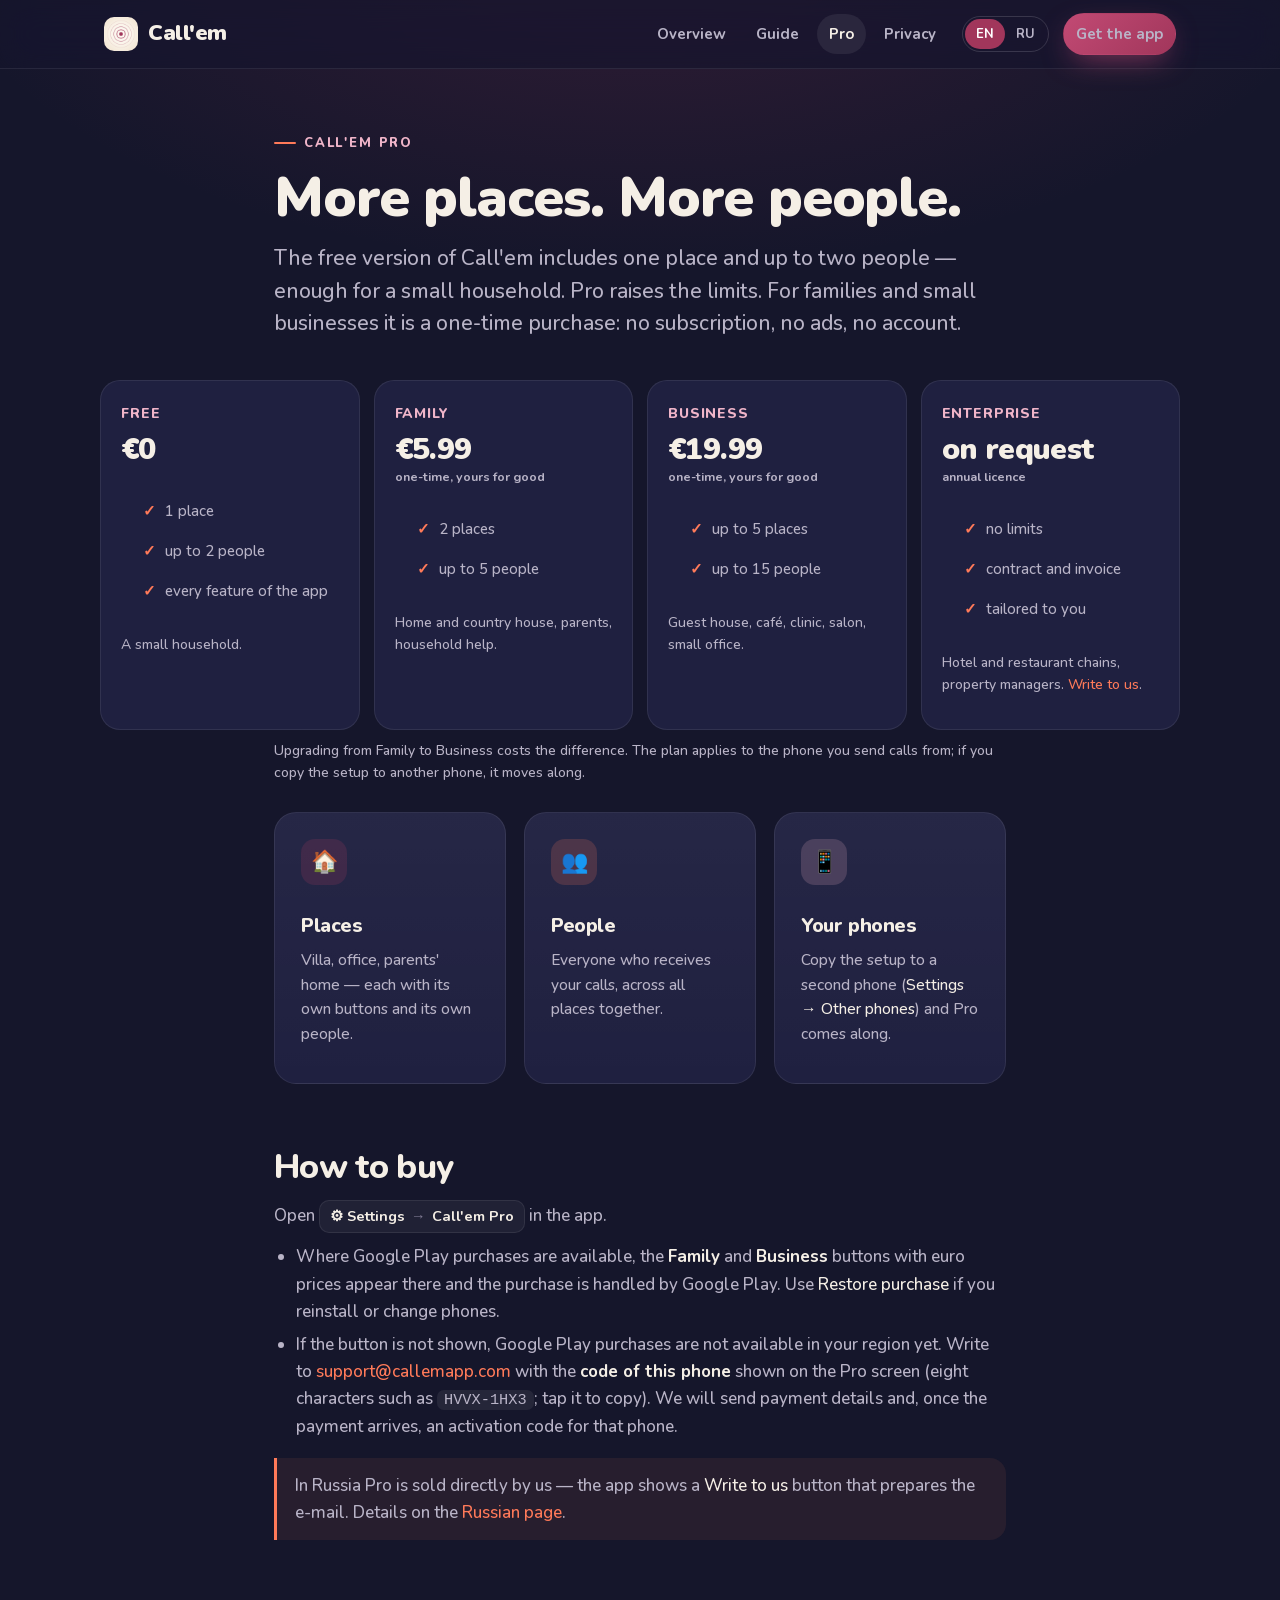
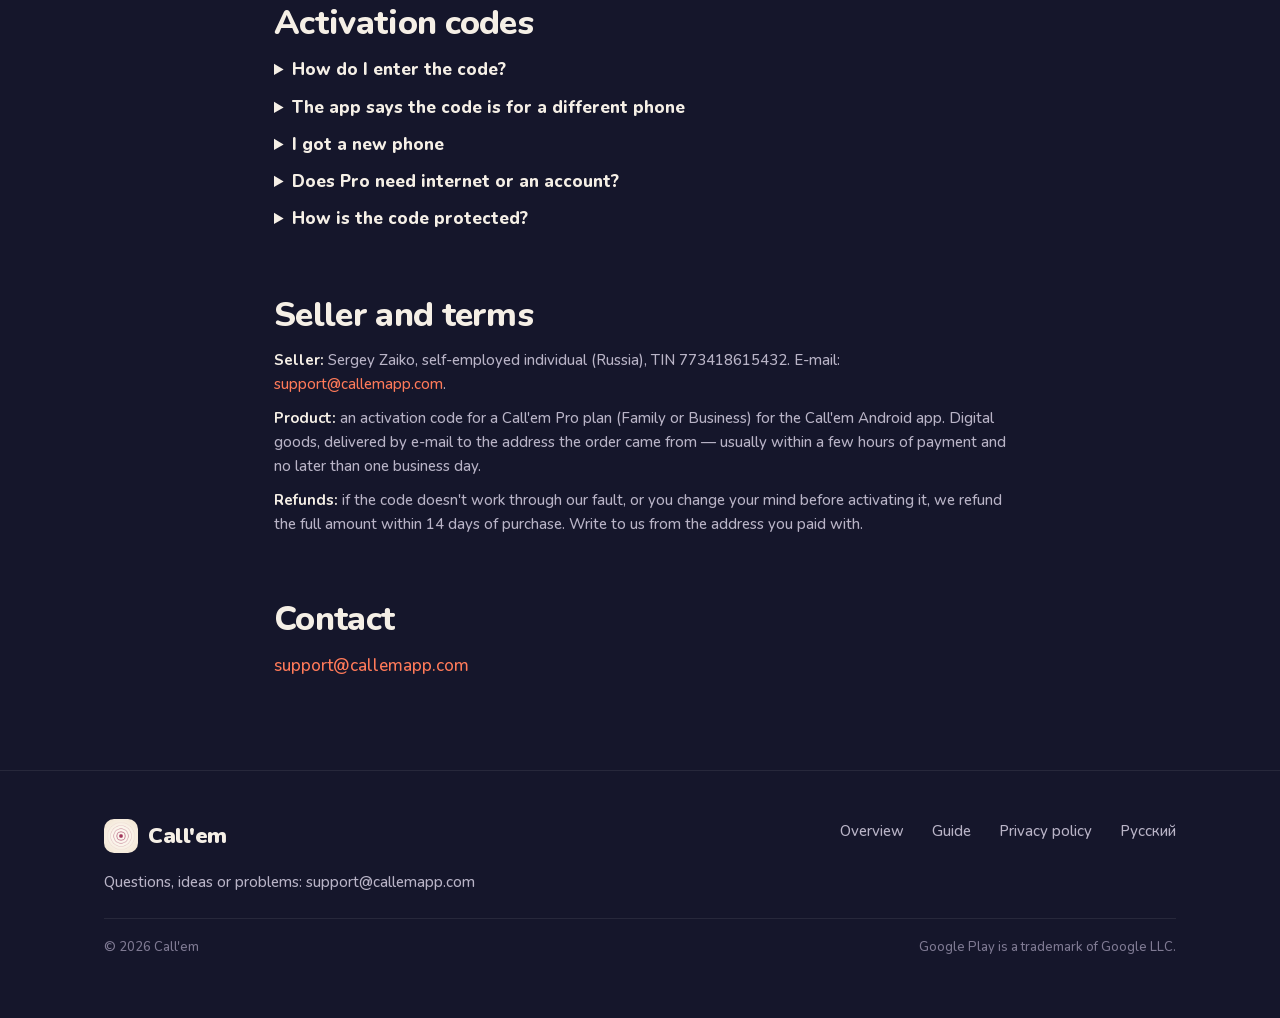
<file: pro.html>
<!doctype html>
<html lang="en">
<head>
<meta charset="utf-8">
<meta name="viewport" content="width=device-width, initial-scale=1">
<title>Call'em Pro — Family and Business plans, one‑time purchase, no subscription</title>
<meta name="description" content="Call'em Pro: Family (€5.99) and Business (€19.99) plans, one-time purchase, no subscription; annual licence for chains. How to buy, how activation codes work, what happens when you change phones.">
<link rel="canonical" href="https://callemapp.com/pro.html">
<link rel="alternate" hreflang="en" href="https://callemapp.com/pro.html">
<link rel="alternate" hreflang="ru" href="https://callemapp.com/pro-ru.html">
<link rel="icon" href="img/icon-32.png" sizes="32x32">
<link rel="apple-touch-icon" href="img/icon-180.png">
<meta property="og:title" content="Call'em Pro">
<meta property="og:image" content="https://callemapp.com/img/og.png">
<meta name="theme-color" content="#15162b">
<link rel="stylesheet" href="style.css">
</head>
<body>
<div class="grain"></div>
<header class="nav">
  <div class="wrap">
    <a class="logo" href="index.html"><img src="img/icon-192.png" alt="" width="34" height="34">Call'em</a>
    <button class="burger" aria-label="Menu" aria-expanded="false"><span></span><span></span><span></span></button>
    <nav class="nav-links">
      <a href="index.html">Overview</a>
      <a href="guide.html">Guide</a>
      <a href="pro.html">Pro</a>
      <a href="privacy.html">Privacy</a>
      <span class="lang"><a class="active" href="pro.html">EN</a><a href="pro-ru.html">RU</a></span>
      <a class="btn btn-primary btn-sm" href="https://play.google.com/store/apps/details?id=app.callem">Get the app</a>
    </nav>
  </div>
</header>

<main class="doc">
  <div class="wrap narrow">
    <div class="head">
      <div class="eyebrow">Call'em Pro</div>
      <h1 style="font-size:clamp(34px,5vw,56px)">More places. More people.</h1>
      <p class="lead">The free version of Call'em includes one place and up to two people — enough for a small household. Pro raises the limits. For families and small businesses it is a one‑time purchase: no subscription, no ads, no account.</p>
    </div>


    <div class="plans">
      <div class="plan"><div class="pn">Free</div><div class="pp">€0</div><ul><li>1 place</li><li>up to 2 people</li><li>every feature of the app</li></ul><p>A small household.</p></div>
      <div class="plan"><div class="pn">Family</div><div class="pp">€5.99<small>one‑time, yours for good</small></div><ul><li>2 places</li><li>up to 5 people</li></ul><p>Home and country house, parents, household help.</p></div>
      <div class="plan"><div class="pn">Business</div><div class="pp">€19.99<small>one‑time, yours for good</small></div><ul><li>up to 5 places</li><li>up to 15 people</li></ul><p>Guest house, café, clinic, salon, small office.</p></div>
      <div class="plan"><div class="pn">Enterprise</div><div class="pp">on request<small>annual licence</small></div><ul><li>no limits</li><li>contract and invoice</li><li>tailored to you</li></ul><p>Hotel and restaurant chains, property managers. <a href="mailto:support@callemapp.com?subject=Call'em%20for%20an%20organisation">Write to us</a>.</p></div>
    </div>
    <p class="hint-p">Upgrading from Family to Business costs the difference. The plan applies to the phone you send calls from; if you copy the setup to another phone, it moves along.</p>

    <div class="grid grid-3" style="margin-top:28px">
      <div class="card"><div class="icon">🏠</div><h3>Places</h3><p>Villa, office, parents' home — each with its own buttons and its own people.</p></div>
      <div class="card"><div class="icon coral">👥</div><h3>People</h3><p>Everyone who receives your calls, across all places together.</p></div>
      <div class="card"><div class="icon pink">📱</div><h3>Your phones</h3><p>Copy the setup to a second phone (<em>Settings → Other phones</em>) and Pro comes along.</p></div>
    </div>

    <h2 id="buy">How to buy</h2>
    <p>Open <span class="path">⚙ Settings <i>→</i> Call'em Pro</span> in the app.</p>
    <ul>
      <li>Where Google Play purchases are available, the <b>Family</b> and <b>Business</b> buttons with euro prices appear there and the purchase is handled by Google Play. Use <em>Restore purchase</em> if you reinstall or change phones.</li>
      <li>If the button is not shown, Google Play purchases are not available in your region yet. Write to <a href="mailto:support@callemapp.com">support@callemapp.com</a> with the <b>code of this phone</b> shown on the Pro screen (eight characters such as <code>HVVX‑1HX3</code>; tap it to copy). We will send payment details and, once the payment arrives, an activation code for that phone.</li>
    </ul>
    <div class="tip"><p>In Russia Pro is sold directly by us — the app shows a <em>Write to us</em> button that prepares the e‑mail. Details on the <a href="pro-ru.html">Russian page</a>.</p></div>

    <h2 id="codes">Activation codes</h2>
    <details><summary>How do I enter the code?</summary><p>Tap the link in our e‑mail on the phone where Call'em is installed — the app opens and confirms activation. Or open <em>Settings → Call'em Pro → I have an activation code</em> and paste the code.</p></details>
    <details><summary>The app says the code is for a different phone</summary><p>Codes are tied to the phone code we signed. Open the Pro screen, tap the phone code to copy it and send it to us again — we will issue a new code free of charge.</p></details>
    <details><summary>I got a new phone</summary><p>Set up the new phone with <em>Copy from another phone</em> (or <em>Settings → Other phones</em> on the old one): places, people and Pro move together. If the old phone is lost, write to us with the new phone code.</p></details>
    <details><summary>Does Pro need internet or an account?</summary><p>No. The code is checked on the phone itself and stored there. Nothing about the purchase is sent to our server.</p></details>
    <details><summary>How is the code protected?</summary><p>The code is a digital signature of your phone code and plan, made with our private key. The app verifies it with the matching public key built into it — so a code can't be guessed or altered, and a code for one phone doesn't work on another.</p></details>

    <h2 id="seller">Seller and terms</h2>
    <div class="legal">
      <p><b>Seller:</b> Sergey Zaiko, self‑employed individual (Russia), TIN 773418615432. E‑mail: <a href="mailto:support@callemapp.com">support@callemapp.com</a>.</p>
      <p><b>Product:</b> an activation code for a Call'em Pro plan (Family or Business) for the Call'em Android app. Digital goods, delivered by e‑mail to the address the order came from — usually within a few hours of payment and no later than one business day.</p>
      <p><b>Refunds:</b> if the code doesn't work through our fault, or you change your mind before activating it, we refund the full amount within 14 days of purchase. Write to us from the address you paid with.</p>
    </div>

    <h2 id="contact">Contact</h2>
    <p><a href="mailto:support@callemapp.com">support@callemapp.com</a></p>
  </div>
</main>

<footer>
  <div class="wrap">
    <div>
      <a class="logo" href="index.html"><img src="img/icon-192.png" alt="" width="34" height="34">Call'em</a>
      <p style="margin-top:10px">Questions, ideas or problems: <a href="mailto:support@callemapp.com">support@callemapp.com</a></p>
    </div>
    <div class="cols">
      <a href="index.html">Overview</a>
      <a href="guide.html">Guide</a>
      <a href="privacy.html">Privacy policy</a>
      <a href="pro-ru.html">Русский</a>
    </div>
    <div class="f-bottom"><span>© 2026 Call'em</span><span>Google Play is a trademark of Google LLC.</span></div>
  </div>
</footer>
<script src="site.js"></script>
</body>
</html>
</file>
<file: style.css>
/* Call'em site — shared styles. No build step; plain CSS. */
@font-face {
  font-family: "Nunito";
  src: url("fonts/Nunito.woff") format("woff");
  font-weight: 200 1000;
  font-display: swap;
}
:root {
  --bg: #15162b;
  --bg2: #0f1021;
  --card: #1f2040;
  --card2: #262752;
  --ink: #f5efe6;
  --muted: #b9b4c7;
  --dim: #7f7a93;
  --wine: #a1365b;
  --wine2: #c24a74;
  --coral: #ff7a59;
  --pink: #f0b5c9;
  --ok: #4cc38a;
  --line: rgba(255, 255, 255, 0.08);
  --line2: rgba(255, 255, 255, 0.14);
  --radius: 22px;
  --max: 1120px;
  --font: "Nunito", -apple-system, "Segoe UI", Roboto, "Helvetica Neue", Arial, sans-serif;
}
* { box-sizing: border-box; }
html { scroll-behavior: smooth; -webkit-text-size-adjust: 100%; }
body {
  margin: 0;
  font: 500 17px/1.6 var(--font);
  background: var(--bg);
  color: var(--ink);
  overflow-x: hidden;
}
a { color: var(--coral); text-decoration: none; }
a:hover { text-decoration: underline; }
img { max-width: 100%; display: block; }
h1, h2, h3, h4 { font-weight: 800; letter-spacing: -0.02em; line-height: 1.12; margin: 0; }
h1 { font-size: clamp(40px, 6.5vw, 72px); font-weight: 900; }
h2 { font-size: clamp(30px, 4.2vw, 46px); }
h3 { font-size: 20px; }
p { margin: 0; }
.muted { color: var(--muted); }
.dim { color: var(--dim); }
code, kbd { font-family: ui-monospace, Consolas, "SF Mono", monospace; background: rgba(255,255,255,0.07); padding: 1px 7px; border-radius: 7px; font-size: 90%; }
.wrap { max-width: var(--max); margin: 0 auto; padding: 0 24px; }
.narrow { max-width: 780px; }
section { padding: 88px 0; position: relative; }
@media (max-width: 720px) { section { padding: 64px 0; } }
.eyebrow { display: inline-flex; align-items: center; gap: 8px; font-size: 13px; font-weight: 800; letter-spacing: 0.14em; text-transform: uppercase; color: var(--pink); margin-bottom: 14px; }
.eyebrow::before { content: ""; width: 22px; height: 2px; background: var(--coral); border-radius: 2px; }
.lead { font-size: clamp(18px, 2vw, 21px); color: var(--muted); line-height: 1.55; }
.center { text-align: center; }
.center .eyebrow::before { display: none; }
.sub { max-width: 640px; margin: 14px auto 0; }

/* ---------- buttons ---------- */
.btn {
  display: inline-flex; align-items: center; justify-content: center; gap: 10px;
  padding: 14px 24px; border-radius: 999px; font-weight: 800; font-size: 16px;
  text-decoration: none !important; border: 1px solid transparent; cursor: pointer; transition: transform .2s, box-shadow .2s, background .2s;
  white-space: nowrap;
}
.btn:hover { transform: translateY(-2px); }
.btn-primary { background: linear-gradient(135deg, var(--wine2), var(--wine)); color: #fff; box-shadow: 0 10px 30px -10px rgba(194, 74, 116, 0.8); }
.btn-primary:hover { box-shadow: 0 16px 40px -12px rgba(194, 74, 116, 0.9); }
.btn-ghost { background: rgba(255,255,255,0.06); color: var(--ink); border-color: var(--line2); }
.btn-ghost:hover { background: rgba(255,255,255,0.1); }
.btn-play { background: #000; color: #fff; border-color: rgba(255,255,255,0.18); padding: 10px 20px 10px 14px; }
.btn-play svg { width: 26px; height: 26px; }
.btn-play small { display: block; font-size: 10px; font-weight: 600; letter-spacing: 0.08em; text-transform: uppercase; line-height: 1; opacity: .8; }
.btn-play b { display: block; font-size: 17px; line-height: 1.1; }
.btn-sm { padding: 10px 18px; font-size: 14px; }

/* ---------- nav ---------- */
.nav {
  position: sticky; top: 0; z-index: 50;
  background: rgba(21, 22, 43, 0.72); backdrop-filter: blur(16px) saturate(140%); -webkit-backdrop-filter: blur(16px) saturate(140%);
  border-bottom: 1px solid var(--line);
}
.nav .wrap { display: flex; align-items: center; gap: 22px; height: 68px; }
.logo { display: inline-flex; align-items: center; gap: 10px; color: var(--ink); font-weight: 900; font-size: 22px; letter-spacing: -0.02em; text-decoration: none !important; }
.logo img { width: 34px; height: 34px; border-radius: 10px; }
.nav-links { display: flex; gap: 6px; margin-left: auto; align-items: center; }
.nav-links a { color: var(--muted); font-weight: 700; font-size: 15px; padding: 8px 12px; border-radius: 999px; text-decoration: none !important; transition: color .2s, background .2s; }
.nav-links a:hover, .nav-links a.active { color: var(--ink); background: rgba(255,255,255,0.07); }
.lang { display: inline-flex; border: 1px solid var(--line2); border-radius: 999px; padding: 2px; margin-left: 8px; }
.lang a { padding: 5px 11px; font-size: 13px; }
.lang a.active { background: var(--wine); color: #fff; }
.nav .btn { margin-left: 8px; }
.burger { display: none; margin-left: auto; width: 44px; height: 44px; border-radius: 12px; border: 1px solid var(--line2); background: transparent; color: var(--ink); cursor: pointer; }
.burger span { display: block; width: 20px; height: 2px; background: currentColor; margin: 4px auto; border-radius: 2px; transition: .25s; }
@media (max-width: 900px) {
  .nav-links { position: fixed; inset: 68px 0 auto 0; flex-direction: column; align-items: stretch; gap: 4px; background: rgba(15,16,33,0.97); padding: 16px 24px 24px; border-bottom: 1px solid var(--line); transform: translateY(-120%); opacity: 0; transition: .3s; }
  .nav-links.open { transform: none; opacity: 1; }
  .nav-links a { padding: 12px 14px; font-size: 17px; }
  .lang { margin: 8px 0 0; align-self: flex-start; }
  .nav .btn { margin: 10px 0 0; }
  .burger { display: block; }
  .burger.open span:nth-child(1) { transform: translateY(6px) rotate(45deg); }
  .burger.open span:nth-child(2) { opacity: 0; }
  .burger.open span:nth-child(3) { transform: translateY(-6px) rotate(-45deg); }
}

/* ---------- hero ---------- */
.hero { padding: 72px 0 40px; overflow: hidden; }
.hero .wrap { display: grid; grid-template-columns: 1.05fr 0.95fr; gap: 48px; align-items: center; }
@media (max-width: 960px) { .hero .wrap { grid-template-columns: 1fr; gap: 56px; } .hero { padding-top: 48px; } }
.hero h1 .grad { background: linear-gradient(90deg, var(--pink), var(--coral)); -webkit-background-clip: text; background-clip: text; color: transparent; }
.hero .lead { margin-top: 22px; max-width: 540px; }
.cta { display: flex; flex-wrap: wrap; gap: 14px; margin-top: 34px; align-items: center; }
.cta .note { width: 100%; display: flex; flex-wrap: wrap; gap: 6px 18px; font-size: 14px; color: var(--dim); }
.cta .note span::before { content: "✓"; color: var(--ok); font-weight: 900; margin-right: 7px; }
.blobs { position: absolute; inset: 0; z-index: -1; pointer-events: none; overflow: hidden; }
.blob { position: absolute; border-radius: 50%; filter: blur(70px); opacity: .55; animation: drift 18s ease-in-out infinite alternate; }
.blob.a { width: 520px; height: 520px; left: -160px; top: -120px; background: radial-gradient(circle, rgba(161,54,91,0.9), transparent 70%); }
.blob.b { width: 460px; height: 460px; right: -140px; top: 60px; background: radial-gradient(circle, rgba(255,122,89,0.55), transparent 70%); animation-delay: -6s; }
.blob.c { width: 380px; height: 380px; left: 40%; bottom: -200px; background: radial-gradient(circle, rgba(240,181,201,0.35), transparent 70%); animation-delay: -12s; }
@keyframes drift { from { transform: translate(0, 0) scale(1); } to { transform: translate(40px, 30px) scale(1.08); } }
.grain { position: fixed; inset: 0; z-index: -2; background: radial-gradient(1200px 600px at 50% -10%, rgba(161,54,91,0.22), transparent 60%), var(--bg); }

/* ---------- phone mockups ---------- */
.phone {
  position: relative; width: 250px; aspect-ratio: 9 / 19.5; border-radius: 38px; background: #0b0b17;
  padding: 10px; box-shadow: 0 30px 80px -30px rgba(0,0,0,0.9), inset 0 0 0 1px rgba(255,255,255,0.12);
  flex: none;
}
.phone::before { content: ""; position: absolute; top: 18px; left: 50%; transform: translateX(-50%); width: 72px; height: 22px; border-radius: 12px; background: #0b0b17; z-index: 3; }
/* real screenshots carry their own status bar: shrink the island to a camera dot that sits inside it */
.phone.shot::before { top: 13px; width: 10px; height: 10px; border-radius: 50%; box-shadow: inset 0 0 0 2px #1a1a2e; }
.phone .screen { position: relative; width: 100%; height: 100%; border-radius: 30px; overflow: hidden; background: #15162b; }
.phone .screen img { width: 100%; height: 100%; object-fit: cover; }
.phone.light .screen { background: #f4e9ea; }

/* animated demo */
.demo { position: relative; display: flex; justify-content: center; align-items: flex-end; gap: 28px; min-height: 560px; }
.demo .phone.host { z-index: 2; transform: rotate(-4deg) translateY(10px); }
.demo .phone.recv { width: 220px; transform: rotate(5deg) translateY(-30px); }
@media (max-width: 480px) { .demo { gap: 8px; min-height: 400px; } .demo .phone.host { width: 170px; } .demo .phone.recv { width: 150px; } .scr { padding-top: 40px; } .tile { font-size: 10px; } .tile .ic { width: 26px; height: 26px; font-size: 13px; } }
.hero .wrap > * { min-width: 0; }
.scr { position: absolute; inset: 0; padding: 46px 12px 14px; display: flex; flex-direction: column; font-size: 11px; }
.scr .title { font-weight: 800; font-size: 15px; margin: 0 0 4px 4px; display: flex; align-items: center; justify-content: space-between; }
.scr .title i { width: 14px; height: 14px; border-radius: 50%; background: rgba(255,255,255,0.15); }
.scr .status { font-size: 10px; color: var(--muted); margin: 0 0 8px 4px; min-height: 13px; }
.tiles { display: grid; grid-template-columns: 1fr 1fr; gap: 8px; flex: 1; }
.tile { border-radius: 16px; background: var(--card); border: 1px solid var(--line); display: flex; flex-direction: column; align-items: center; justify-content: center; gap: 6px; font-weight: 800; font-size: 12px; position: relative; overflow: hidden; }
.tile .ic { width: 34px; height: 34px; border-radius: 50%; background: rgba(255,255,255,0.08); display: grid; place-items: center; font-size: 17px; }
.tile.wide { grid-column: span 2; }
.tile.warn { background: rgba(161,54,91,0.25); border-color: rgba(255,122,89,0.6); }
.tile small { font-weight: 600; font-size: 9px; color: var(--muted); }
.finger { position: absolute; width: 34px; height: 34px; border-radius: 50%; background: rgba(255,255,255,0.9); box-shadow: 0 6px 18px rgba(0,0,0,0.4); z-index: 5; opacity: 0; left: 52px; top: 150px; }
.ripple { position: absolute; inset: 0; border-radius: 16px; background: radial-gradient(circle at 50% 50%, rgba(255,122,89,0.7), transparent 60%); opacity: 0; }
.alert { position: absolute; inset: 0; background: #15162b; display: flex; flex-direction: column; align-items: center; justify-content: center; text-align: center; padding: 20px 14px; gap: 8px; opacity: 0; }
.alert .rings { position: relative; width: 70px; height: 70px; margin-bottom: 10px; }
.alert .rings i { position: absolute; inset: 0; border-radius: 50%; border: 2px solid var(--wine2); opacity: 0; }
.alert .rings b { position: absolute; inset: 24px; border-radius: 50%; background: var(--wine2); box-shadow: 0 0 0 6px rgba(194,74,116,0.25); }
.alert .where { font-size: 10px; color: var(--muted); }
.alert .what { font-size: 18px; font-weight: 900; line-height: 1.1; }
.alert .accept { margin-top: auto; width: 100%; padding: 11px; border-radius: 999px; background: var(--wine); color: #fff; font-weight: 800; font-size: 13px; }
.alert .later { font-size: 10px; color: var(--muted); margin-top: 6px; }
.sent { position: absolute; inset: 0; background: var(--wine); display: flex; flex-direction: column; align-items: center; justify-content: center; text-align: center; color: #fff; gap: 6px; opacity: 0; }
.sent .check { font-size: 56px; line-height: 1; font-weight: 900; }
.sent .what { font-size: 17px; font-weight: 900; }
.sent .ok { font-size: 11px; font-weight: 700; opacity: .95; }
.demo .caption { position: absolute; left: 0; right: 0; bottom: -40px; text-align: center; font-size: 13px; color: var(--dim); }

/* timeline: 9 s loop */
.anim .finger { animation: finger 9s infinite; }
.anim .tile.coffee .ripple { animation: ripple 9s infinite; }
.anim .host .sent { animation: sent 9s infinite; }
.anim .host .status { animation: statusOut 9s infinite; }
.anim .recv .alert { animation: alertIn 9s infinite; }
.anim .recv .alert .rings i:nth-child(1) { animation: ring 1.6s infinite; }
.anim .recv .alert .rings i:nth-child(2) { animation: ring 1.6s .5s infinite; }
.anim .recv .alert .accept { animation: accept 9s infinite; }
.anim .recv .idle { animation: idleOut 9s infinite; }
@keyframes finger {
  0%, 8% { opacity: 0; transform: translate(30px, 40px) scale(1); }
  14% { opacity: 1; transform: translate(0, 0) scale(1); }
  17% { transform: translate(0, 0) scale(0.8); }
  21% { opacity: 1; transform: translate(0, 0) scale(1); }
  26%, 100% { opacity: 0; transform: translate(0, 0) scale(1); }
}
@keyframes ripple { 0%, 15% { opacity: 0; transform: scale(0.3); } 19% { opacity: 1; } 28%, 100% { opacity: 0; transform: scale(2.2); } }
@keyframes sent { 0%, 21% { opacity: 0; transform: translateY(12px); } 25%, 78% { opacity: 1; transform: none; } 84%, 100% { opacity: 0; transform: translateY(12px); } }
@keyframes statusOut { 0%, 100% { opacity: 1; } }
@keyframes alertIn { 0%, 27% { opacity: 0; transform: translateY(20px) scale(0.97); } 32%, 60% { opacity: 1; transform: none; } 66%, 100% { opacity: 0; transform: translateY(-10px); } }
@keyframes idleOut { 0%, 30% { opacity: 1; } 33%, 66% { opacity: 0; } 70%, 100% { opacity: 1; } }
@keyframes ring { 0% { transform: scale(0.6); opacity: .9; } 100% { transform: scale(1.6); opacity: 0; } }
@keyframes accept { 0%, 55% { transform: scale(1); filter: brightness(1); } 58% { transform: scale(0.94); filter: brightness(1.3); } 61%, 100% { transform: scale(1); filter: brightness(1); } }
.anim .host .sent .ok { animation: okIn 9s infinite; }
@keyframes okIn { 0%, 61% { opacity: 0; transform: translateY(6px); } 66%, 100% { opacity: 1; transform: none; } }
@media (prefers-reduced-motion: reduce) {
  .anim *, .blob { animation: none !important; }
  .anim .host .sent { opacity: 1; } .anim .host .sent .ok { opacity: 1; } .anim .recv .alert { opacity: 1; } .anim .recv .idle { opacity: 0; }
}

/* ---------- arrange demo (resize + move), 10 s loop ---------- */
.arr .scr { padding-top: 42px; }
.arr .title { font-size: 12px; }
.donebtn { font-size: 10px; background: var(--wine); color: #fff; padding: 3px 10px; border-radius: 999px; font-weight: 800; }
.board { position: relative; flex: 1; }
.atile { position: absolute; border-radius: 14px; background: var(--card); border: 1px solid var(--line); display: flex; flex-direction: column; align-items: center; justify-content: center; gap: 5px; font-weight: 800; font-size: 11px; }
.atile .ic { width: 30px; height: 30px; border-radius: 50%; background: rgba(255,255,255,0.08); display: grid; place-items: center; font-size: 15px; }
.atile .hdl { position: absolute; right: 6px; bottom: 6px; width: 16px; height: 16px; border-right: 2.5px solid var(--pink); border-bottom: 2.5px solid var(--pink); border-radius: 0 0 9px 0; opacity: .85; }
.atile.a { left: 0; top: 0; width: 48%; height: 30%; }
.atile.b { left: 52%; top: 0; width: 48%; height: 30%; }
.atile.c { left: 0; top: 34%; width: 48%; height: 30%; }
.atile.d { left: 52%; top: 34%; width: 48%; height: 30%; }
.afinger { position: absolute; width: 30px; height: 30px; margin: -15px 0 0 -15px; border-radius: 50%; background: rgba(255,255,255,0.9); box-shadow: 0 6px 18px rgba(0,0,0,0.4); opacity: 0; z-index: 5; left: 60%; top: 45%; }
.veil { position: absolute; inset: -12px; background: #15162b; opacity: 0; z-index: 6; }
.anim .atile.a { animation: arrA 10s infinite; }
.anim .atile.b { animation: arrB 10s infinite; }
.anim .atile.c { animation: arrC 10s infinite; }
.anim .atile.d { animation: arrD 10s infinite; }
.anim .afinger { animation: arrF 10s infinite; }
.anim .veil { animation: arrV 10s infinite; }
.anim .donebtn { animation: arrDone 10s infinite; }
@keyframes arrA { 0%, 20% { width: 48%; } 32%, 100% { width: 100%; } }
@keyframes arrB { 0%, 22% { left: 52%; top: 0; } 34%, 100% { left: 0; top: 34%; } }
@keyframes arrC { 0%, 24% { left: 0; top: 34%; } 36%, 58% { left: 52%; top: 34%; } 67%, 100% { left: 0; top: 68%; } }
@keyframes arrD {
  0%, 24% { left: 52%; top: 34%; transform: none; box-shadow: none; }
  36%, 52% { left: 0; top: 68%; transform: none; box-shadow: none; }
  55% { left: 0; top: 68%; transform: scale(1.06); box-shadow: 0 14px 30px rgba(0,0,0,0.5); }
  66% { left: 52%; top: 34%; transform: scale(1.06); box-shadow: 0 14px 30px rgba(0,0,0,0.5); }
  70%, 100% { left: 52%; top: 34%; transform: none; box-shadow: none; }
}
@keyframes arrF {
  0%, 10% { opacity: 0; left: 60%; top: 45%; transform: scale(1); }
  16% { opacity: 1; left: 46%; top: 28%; }
  19% { transform: scale(0.85); }
  20% { left: 46%; top: 28%; }
  32% { left: 96%; top: 28%; transform: scale(0.85); }
  36% { opacity: 0; left: 96%; top: 28%; transform: scale(1); }
  44% { opacity: 0; left: 24%; top: 83%; }
  50% { opacity: 1; left: 24%; top: 83%; transform: scale(1); }
  54% { transform: scale(0.85); }
  55% { left: 24%; top: 83%; }
  66% { left: 76%; top: 49%; transform: scale(0.85); }
  70%, 100% { opacity: 0; left: 76%; top: 49%; transform: scale(1); }
}
@keyframes arrDone { 0%, 74% { transform: none; filter: none; } 78% { transform: scale(1.15); filter: brightness(1.35); } 82%, 100% { transform: none; filter: none; } }
@keyframes arrV { 0%, 2% { opacity: 1; } 8%, 93% { opacity: 0; } 98%, 100% { opacity: 1; } }
@media (prefers-reduced-motion: reduce) { .anim .board *, .anim .donebtn { animation: none !important; } .anim .atile.a { width: 100%; } .anim .atile.b { left: 0; top: 34%; } .anim .atile.c { left: 0; top: 68%; } }

/* ---------- gallery mocks (each phone in the row is a small live scene) ---------- */
.scr .title em { font-style: normal; color: var(--muted); font-weight: 600; margin-right: 8px; }
.scr .title > span { display: flex; align-items: center; }
.tile .chev { position: absolute; right: 10px; top: 50%; transform: translateY(-50%); color: var(--dim); font-size: 16px; font-weight: 600; }
.gallery .scr { text-align: left; }
.gfinger { position: absolute; width: 34px; height: 34px; border-radius: 50%; background: rgba(255,255,255,0.9); box-shadow: 0 6px 18px rgba(0,0,0,0.4); z-index: 5; opacity: 0; }

/* welcome (light), 7 s */
.wel { color: #2b2347; align-items: center; justify-content: flex-end; padding-bottom: 18px; }
.wel .toast { position: absolute; display: flex; gap: 8px; align-items: center; background: #fff; border-radius: 14px; padding: 7px 10px 7px 7px; box-shadow: 0 8px 22px rgba(80,40,60,0.14); opacity: 0; }
.wel .toast i { width: 26px; height: 26px; border-radius: 50%; background: #f4e9ea; display: grid; place-items: center; font-style: normal; font-size: 13px; }
.wel .toast b { display: block; font-size: 10px; line-height: 1.2; }
.wel .toast small { display: block; color: var(--wine); font-size: 9px; font-weight: 700; }
.wel .toast small::before { content: ""; display: inline-block; width: 5px; height: 5px; border-radius: 50%; background: var(--wine); margin: 0 4px 1px 0; }
.wel .t1 { right: 10px; top: 54px; }
.wel .t2 { left: 10px; bottom: 164px; }
.wel .pulse { position: absolute; left: 50%; top: 42%; width: 96px; height: 96px; margin: -48px 0 0 -48px; }
.wel .pulse i { position: absolute; inset: 0; border-radius: 50%; border: 2px solid rgba(161,54,91,0.25); }
.wel .pulse i:nth-child(2) { inset: 14px; border-color: rgba(161,54,91,0.5); }
.wel .pulse i:nth-child(3) { inset: 27px; border-color: var(--wine); }
.wel .pulse b { position: absolute; inset: 36px; border-radius: 50%; background: var(--wine); }
.wel .wmark { font-weight: 900; font-size: 27px; letter-spacing: -0.5px; margin-bottom: 12px; }
.wel .gobtn { width: 100%; padding: 11px; border-radius: 999px; background: var(--wine); color: #fff; text-align: center; font-weight: 800; font-size: 12px; }
.anim .wel .pulse i { animation: welRing 2.6s infinite ease-out; }
.anim .wel .pulse i:nth-child(2) { animation-delay: .45s; }
.anim .wel .pulse i:nth-child(3) { animation-delay: .9s; }
.anim .wel .pulse b { animation: welDot 2.6s infinite; }
.anim .wel .t1 { animation: welT1 7s infinite; }
.anim .wel .t2 { animation: welT2 7s infinite; }
.anim .wel .gobtn { animation: welBtn 3s infinite; }
@keyframes welRing { 0% { transform: scale(0.72); opacity: 1; } 100% { transform: scale(1.3); opacity: 0; } }
@keyframes welDot { 0%, 100% { transform: scale(1); } 15% { transform: scale(1.18); } }
@keyframes welT1 { 0%, 4% { opacity: 0; transform: translateY(8px); } 11%, 44% { opacity: 1; transform: none; } 51%, 100% { opacity: 0; transform: translateY(-6px); } }
@keyframes welT2 { 0%, 50% { opacity: 0; transform: translateY(8px); } 57%, 91% { opacity: 1; transform: none; } 98%, 100% { opacity: 0; transform: translateY(-6px); } }
@keyframes welBtn { 0%, 100% { box-shadow: 0 0 0 0 rgba(161,54,91,0.45); } 60% { box-shadow: 0 0 0 10px rgba(161,54,91,0); } }

/* home: hold to send, 7 s */
.g-home .tile .ic { position: relative; }
.prog { position: absolute; inset: -6px; width: 46px; height: 46px; transform: rotate(-90deg); }
.prog circle { fill: none; stroke: var(--coral); stroke-width: 3; stroke-dasharray: 113; stroke-dashoffset: 113; stroke-linecap: round; }
.g-home .gfinger { left: 147px; top: 106px; }
.pill { position: absolute; left: 50%; bottom: 22px; transform: translate(-50%, 10px); background: var(--ok); color: #0d1b14; font-weight: 800; font-size: 11px; padding: 7px 13px; border-radius: 999px; white-space: nowrap; opacity: 0; z-index: 4; }
.anim .g-home .gfinger { animation: holdFinger 7s infinite; }
.anim .g-home .prog circle { animation: holdProg 7s infinite; }
.anim .g-home .tile.hold { animation: holdTile 7s infinite; }
.anim .g-home .pill { animation: pillIn 7s infinite; }
@keyframes holdFinger { 0%, 6% { opacity: 0; transform: translate(26px, 36px); } 13% { opacity: 1; transform: none; } 16%, 42% { opacity: 1; transform: scale(0.82); } 47%, 100% { opacity: 0; transform: translate(0, -10px); } }
@keyframes holdProg { 0%, 16% { stroke-dashoffset: 113; } 40%, 46% { stroke-dashoffset: 0; } 50%, 100% { stroke-dashoffset: 113; } }
@keyframes holdTile { 0%, 40% { background: rgba(161,54,91,0.25); transform: none; } 43%, 48% { background: var(--wine); transform: scale(1.04); } 54%, 100% { background: rgba(161,54,91,0.25); transform: none; } }
@keyframes pillIn { 0%, 42% { opacity: 0; transform: translate(-50%, 10px); } 47%, 80% { opacity: 1; transform: translate(-50%, 0); } 86%, 100% { opacity: 0; transform: translate(-50%, 10px); } }

/* sent: sending → delivered → accepted, 7 s */
.g-sent .screen { background: var(--wine); }
.sent.on { opacity: 1; }
.sent .inner { display: flex; flex-direction: column; align-items: center; gap: 6px; width: 100%; }
.sent .wh { font-size: 12px; font-weight: 800; opacity: .95; }
.sent .st { position: relative; height: 15px; width: 100%; font-size: 11px; opacity: .85; margin-top: 2px; }
.sent .st span { position: absolute; left: 0; right: 0; top: 0; opacity: 0; }
.anim .g-sent .check { animation: sentPop 7s infinite; }
.anim .g-sent .s1 { animation: stOne 7s infinite; }
.anim .g-sent .s2 { animation: stTwo 7s infinite; }
.anim .g-sent .ok { animation: okLater 7s infinite; }
.anim .g-sent .inner { animation: sentLoop 7s infinite; }
@keyframes sentPop { 0%, 3% { transform: scale(0.4); opacity: 0; } 11% { transform: scale(1.12); opacity: 1; } 15%, 100% { transform: none; opacity: 1; } }
@keyframes stOne { 0%, 8% { opacity: 0; } 12%, 30% { opacity: 1; } 34%, 100% { opacity: 0; } }
@keyframes stTwo { 0%, 33% { opacity: 0; } 37%, 100% { opacity: 1; } }
@keyframes okLater { 0%, 56% { opacity: 0; transform: translateY(6px); } 62%, 100% { opacity: 1; transform: none; } }
@keyframes sentLoop { 0% { opacity: 0; } 4%, 93% { opacity: 1; } 100% { opacity: 0; } }

/* incoming: ringing → accepted, 6 s */
.alert.on { opacity: 1; }
.g-inc .alert .rings { margin-top: auto; }
.g-inc .alert .accept { margin-top: auto; }
.g-inc .gfinger { left: 100px; top: 396px; }
.accd { position: absolute; inset: 0; background: var(--ok); color: #0d1b14; display: flex; flex-direction: column; align-items: center; justify-content: center; gap: 4px; opacity: 0; z-index: 4; }
.accd .big { font-size: 56px; font-weight: 900; line-height: 1; }
.accd .lbl { font-size: 17px; font-weight: 900; }
.accd small { font-size: 11px; font-weight: 700; opacity: .8; }
.anim .g-inc .rings i:nth-child(1) { animation: ring 1.6s infinite; }
.anim .g-inc .rings i:nth-child(2) { animation: ring 1.6s .5s infinite; }
.anim .g-inc .gfinger { animation: incFinger 6s infinite; }
.anim .g-inc .accept { animation: incAccept 6s infinite; }
.anim .g-inc .accd { animation: accdIn 6s infinite; }
@keyframes incFinger { 0%, 40% { opacity: 0; transform: translate(30px, 30px); } 48% { opacity: 1; transform: none; } 52% { transform: scale(0.82); } 56% { opacity: 1; transform: none; } 60%, 100% { opacity: 0; } }
@keyframes incAccept { 0%, 50% { transform: none; filter: none; } 53% { transform: scale(0.94); filter: brightness(1.3); } 56%, 100% { transform: none; filter: none; } }
@keyframes accdIn { 0%, 54% { opacity: 0; transform: translateY(16px); } 59%, 90% { opacity: 1; transform: none; } 96%, 100% { opacity: 0; transform: translateY(-8px); } }

/* rooms: "Now" follows the Wi‑Fi, 9 s */
.rooms .hint { font-size: 9px; line-height: 1.35; color: var(--muted); margin: 0 4px 8px; }
.rooms .row { display: flex; align-items: center; gap: 9px; background: var(--card); border: 1px solid var(--line); border-radius: 13px; padding: 8px 10px; margin-bottom: 6px; }
.rooms .row > div { flex: 1; min-width: 0; }
.rooms .row b { display: block; font-size: 11px; line-height: 1.2; white-space: nowrap; }
.rooms .row small { display: block; font-size: 8.5px; color: var(--muted); line-height: 1.3; }
.rooms .row small.warn { color: #f0b85a; }
.rooms .row.now { border-color: rgba(194,74,116,0.5); margin-bottom: 10px; }
.rooms .row.dim { opacity: .75; }
.rooms .x { color: var(--dim); font-size: 14px; }
.pin { width: 11px; height: 11px; border-radius: 50% 50% 50% 0; transform: rotate(-45deg); background: var(--wine2); flex: none; margin: 0 3px 0 2px; }
.tack { width: 10px; height: 10px; border-radius: 3px; background: var(--wine2); opacity: .7; flex: none; margin: 0 3px 0 2px; }
.live { width: 7px; height: 7px; border-radius: 50%; background: var(--ok); flex: none; }
.rooms .cur { position: relative; display: inline-block; min-width: 60px; height: 13px; vertical-align: top; }
.rooms .cur span { position: absolute; left: 0; top: 0; opacity: 0; }
.rooms .cur span:first-child { opacity: 1; }
.rooms .addbtn { margin-top: auto; padding: 10px; border-radius: 999px; background: var(--wine); color: #fff; text-align: center; font-weight: 800; font-size: 12px; }
.anim .rooms .live { animation: liveDot 1.6s infinite; }
.anim .rooms .cur span:nth-child(1) { animation: curA 9s infinite; }
.anim .rooms .cur span:nth-child(2) { animation: curB 9s infinite; }
.anim .rooms .cur span:nth-child(3) { animation: curC 9s infinite; }
.anim .rooms .r1 { animation: rowA 9s infinite; }
.anim .rooms .r2 { animation: rowB 9s infinite; }
.anim .rooms .r3 { animation: rowC 9s infinite; }
@keyframes liveDot { 0%, 100% { box-shadow: 0 0 0 0 rgba(76,195,138,0.6); } 70% { box-shadow: 0 0 0 6px rgba(76,195,138,0); } }
@keyframes curA { 0%, 30% { opacity: 1; } 33%, 96% { opacity: 0; } 99%, 100% { opacity: 1; } }
@keyframes curB { 0%, 33% { opacity: 0; } 36%, 63% { opacity: 1; } 66%, 100% { opacity: 0; } }
@keyframes curC { 0%, 66% { opacity: 0; } 69%, 96% { opacity: 1; } 99%, 100% { opacity: 0; } }
@keyframes rowA { 0%, 30% { background: rgba(194,74,116,0.22); border-color: rgba(194,74,116,0.6); } 34%, 96% { background: var(--card); border-color: var(--line); } 100% { background: rgba(194,74,116,0.22); border-color: rgba(194,74,116,0.6); } }
@keyframes rowB { 0%, 32% { background: var(--card); border-color: var(--line); } 36%, 63% { background: rgba(194,74,116,0.22); border-color: rgba(194,74,116,0.6); } 67%, 100% { background: var(--card); border-color: var(--line); } }
@keyframes rowC { 0%, 65% { background: var(--card); border-color: var(--line); } 69%, 96% { background: rgba(194,74,116,0.22); border-color: rgba(194,74,116,0.6); } 100% { background: var(--card); border-color: var(--line); } }

/* folder: tap Staff → inside the folder → back, 8 s */
.g-fold .lv2 { background: #15162b; transform: translateX(100%); z-index: 3; }
.g-fold .gfinger { left: 52px; top: 110px; }
.anim .g-fold .gfinger { animation: foldFinger 8s infinite; }
.anim .g-fold .fstaff .ripple { animation: foldRipple 8s infinite; }
.anim .g-fold .lv2 { animation: foldSlide 8s infinite; }
@keyframes foldFinger { 0%, 5% { opacity: 0; transform: translate(30px, 36px); } 12% { opacity: 1; transform: none; } 15% { transform: scale(0.82); } 18% { opacity: 1; transform: none; } 22%, 100% { opacity: 0; } }
@keyframes foldRipple { 0%, 14% { opacity: 0; transform: scale(0.3); } 17% { opacity: 1; } 26%, 100% { opacity: 0; transform: scale(2.2); } }
@keyframes foldSlide { 0%, 17% { transform: translateX(100%); } 24%, 72% { transform: none; } 79%, 100% { transform: translateX(100%); } }

/* people: QR, then someone scans it, 8 s */
.ppl .qrcard { background: var(--card); border: 1px solid var(--line); border-radius: 14px; padding: 10px 10px 9px; text-align: center; margin-bottom: 10px; }
.ppl .qrcard p { font-size: 8.5px; line-height: 1.35; color: var(--muted); margin: 0 0 8px; }
.ppl .qr { width: 78px; height: 78px; margin: 0 auto 6px; border-radius: 8px; background: #fff url("data:image/svg+xml,%3Csvg xmlns='http://www.w3.org/2000/svg' viewBox='0 0 21 21' shape-rendering='crispEdges'%3E%3Cpath d='M0 0h1v1h-1zM1 0h1v1h-1zM2 0h1v1h-1zM3 0h1v1h-1zM4 0h1v1h-1zM5 0h1v1h-1zM6 0h1v1h-1zM0 1h1v1h-1zM6 1h1v1h-1zM0 2h1v1h-1zM2 2h1v1h-1zM3 2h1v1h-1zM4 2h1v1h-1zM6 2h1v1h-1zM0 3h1v1h-1zM2 3h1v1h-1zM3 3h1v1h-1zM4 3h1v1h-1zM6 3h1v1h-1zM0 4h1v1h-1zM2 4h1v1h-1zM3 4h1v1h-1zM4 4h1v1h-1zM6 4h1v1h-1zM0 5h1v1h-1zM6 5h1v1h-1zM0 6h1v1h-1zM1 6h1v1h-1zM2 6h1v1h-1zM3 6h1v1h-1zM4 6h1v1h-1zM5 6h1v1h-1zM6 6h1v1h-1zM14 0h1v1h-1zM15 0h1v1h-1zM16 0h1v1h-1zM17 0h1v1h-1zM18 0h1v1h-1zM19 0h1v1h-1zM20 0h1v1h-1zM14 1h1v1h-1zM20 1h1v1h-1zM14 2h1v1h-1zM16 2h1v1h-1zM17 2h1v1h-1zM18 2h1v1h-1zM20 2h1v1h-1zM14 3h1v1h-1zM16 3h1v1h-1zM17 3h1v1h-1zM18 3h1v1h-1zM20 3h1v1h-1zM14 4h1v1h-1zM16 4h1v1h-1zM17 4h1v1h-1zM18 4h1v1h-1zM20 4h1v1h-1zM14 5h1v1h-1zM20 5h1v1h-1zM14 6h1v1h-1zM15 6h1v1h-1zM16 6h1v1h-1zM17 6h1v1h-1zM18 6h1v1h-1zM19 6h1v1h-1zM20 6h1v1h-1zM0 14h1v1h-1zM1 14h1v1h-1zM2 14h1v1h-1zM3 14h1v1h-1zM4 14h1v1h-1zM5 14h1v1h-1zM6 14h1v1h-1zM0 15h1v1h-1zM6 15h1v1h-1zM0 16h1v1h-1zM2 16h1v1h-1zM3 16h1v1h-1zM4 16h1v1h-1zM6 16h1v1h-1zM0 17h1v1h-1zM2 17h1v1h-1zM3 17h1v1h-1zM4 17h1v1h-1zM6 17h1v1h-1zM0 18h1v1h-1zM2 18h1v1h-1zM3 18h1v1h-1zM4 18h1v1h-1zM6 18h1v1h-1zM0 19h1v1h-1zM6 19h1v1h-1zM0 20h1v1h-1zM1 20h1v1h-1zM2 20h1v1h-1zM3 20h1v1h-1zM4 20h1v1h-1zM5 20h1v1h-1zM6 20h1v1h-1zM9 0h1v1h-1zM10 0h1v1h-1zM12 0h1v1h-1zM10 1h1v1h-1zM11 1h1v1h-1zM9 2h1v1h-1zM10 2h1v1h-1zM11 2h1v1h-1zM12 2h1v1h-1zM9 3h1v1h-1zM11 3h1v1h-1zM12 3h1v1h-1zM12 4h1v1h-1zM10 5h1v1h-1zM12 5h1v1h-1zM9 6h1v1h-1zM10 6h1v1h-1zM11 6h1v1h-1zM9 7h1v1h-1zM12 7h1v1h-1zM10 8h1v1h-1zM11 8h1v1h-1zM12 8h1v1h-1zM1 9h1v1h-1zM2 9h1v1h-1zM5 9h1v1h-1zM8 9h1v1h-1zM13 9h1v1h-1zM15 9h1v1h-1zM16 9h1v1h-1zM18 9h1v1h-1zM20 9h1v1h-1zM4 10h1v1h-1zM13 10h1v1h-1zM18 10h1v1h-1zM19 10h1v1h-1zM0 11h1v1h-1zM2 11h1v1h-1zM3 11h1v1h-1zM4 11h1v1h-1zM6 11h1v1h-1zM7 11h1v1h-1zM8 11h1v1h-1zM10 11h1v1h-1zM11 11h1v1h-1zM16 11h1v1h-1zM17 11h1v1h-1zM18 11h1v1h-1zM0 12h1v1h-1zM1 12h1v1h-1zM2 12h1v1h-1zM3 12h1v1h-1zM6 12h1v1h-1zM7 12h1v1h-1zM8 12h1v1h-1zM9 12h1v1h-1zM16 12h1v1h-1zM9 13h1v1h-1zM10 13h1v1h-1zM11 13h1v1h-1zM13 13h1v1h-1zM14 13h1v1h-1zM15 13h1v1h-1zM16 13h1v1h-1zM17 13h1v1h-1zM18 13h1v1h-1zM19 13h1v1h-1zM20 13h1v1h-1zM9 14h1v1h-1zM10 14h1v1h-1zM11 14h1v1h-1zM14 14h1v1h-1zM15 14h1v1h-1zM16 14h1v1h-1zM17 14h1v1h-1zM18 14h1v1h-1zM11 15h1v1h-1zM12 15h1v1h-1zM13 15h1v1h-1zM14 15h1v1h-1zM16 15h1v1h-1zM17 15h1v1h-1zM20 15h1v1h-1zM10 16h1v1h-1zM15 16h1v1h-1zM16 16h1v1h-1zM17 16h1v1h-1zM9 17h1v1h-1zM10 17h1v1h-1zM17 17h1v1h-1zM19 17h1v1h-1zM20 17h1v1h-1zM9 18h1v1h-1zM10 18h1v1h-1zM11 18h1v1h-1zM14 18h1v1h-1zM18 18h1v1h-1zM19 18h1v1h-1zM20 18h1v1h-1zM9 19h1v1h-1zM10 19h1v1h-1zM17 19h1v1h-1zM11 20h1v1h-1zM13 20h1v1h-1zM16 20h1v1h-1zM17 20h1v1h-1zM20 20h1v1h-1z'/%3E%3C/svg%3E") center / 66px 66px no-repeat; }
.ppl .qrcard b { display: block; font-size: 11px; color: var(--pink); }
.ppl .qrcard small { display: block; font-size: 9px; color: var(--pink); margin-top: 2px; }
.ppl .newp { font-weight: 800; font-size: 11px; display: flex; align-items: center; gap: 7px; margin: 0 4px 3px; }
.spin { width: 10px; height: 10px; border-radius: 50%; border: 2px solid rgba(194,74,116,0.25); border-top-color: var(--wine2); }
.ppl .wait { position: relative; height: 12px; margin: 0 4px 8px; font-size: 9px; color: var(--muted); }
.ppl .wait span { position: absolute; left: 0; top: 0; opacity: 0; white-space: nowrap; }
.ppl .wait .w1 { opacity: 1; }
.ppl .wait .w2 { color: var(--ok); font-weight: 700; }
.prow { display: flex; align-items: center; gap: 9px; background: var(--card); border: 1px solid var(--line); border-radius: 13px; padding: 7px 10px; margin-bottom: 6px; }
.prow > div { flex: 1; min-width: 0; }
.prow b { display: block; font-size: 11px; line-height: 1.2; }
.prow small { display: block; font-size: 8.5px; color: var(--muted); }
.prow .av { width: 26px; height: 26px; border-radius: 50%; background: rgba(194,74,116,0.25); color: var(--pink); display: grid; place-items: center; font-weight: 800; font-size: 11px; flex: none; }
.prow .x { color: var(--dim); font-size: 14px; }
.prow.new { max-height: 0; opacity: 0; padding-top: 0; padding-bottom: 0; margin-bottom: 0; border-width: 0; overflow: hidden; }
.anim .ppl .spin { animation: spin 1s linear infinite; }
.anim .ppl .w1 { animation: waitOut 8s infinite; }
.anim .ppl .w2 { animation: waitIn 8s infinite; }
.anim .ppl .prow.new { animation: newRow 8s infinite; }
@keyframes spin { to { transform: rotate(360deg); } }
@keyframes waitOut { 0%, 40% { opacity: 1; } 44%, 94% { opacity: 0; } 98%, 100% { opacity: 1; } }
@keyframes waitIn { 0%, 42% { opacity: 0; transform: translateY(4px); } 46%, 92% { opacity: 1; transform: none; } 96%, 100% { opacity: 0; } }
@keyframes newRow {
  0%, 42% { max-height: 0; opacity: 0; padding-top: 0; padding-bottom: 0; margin-bottom: 0; border-width: 0; border-color: var(--line); background: var(--card); }
  48% { max-height: 46px; opacity: 1; padding-top: 7px; padding-bottom: 7px; margin-bottom: 6px; border-width: 1px; border-color: var(--ok); background: rgba(76,195,138,0.18); }
  60%, 90% { max-height: 46px; opacity: 1; padding-top: 7px; padding-bottom: 7px; margin-bottom: 6px; border-width: 1px; border-color: var(--line); background: var(--card); }
  96%, 100% { max-height: 0; opacity: 0; padding-top: 0; padding-bottom: 0; margin-bottom: 0; border-width: 0; }
}

@media (prefers-reduced-motion: reduce) {
  .anim .gallery *, .gallery.anim * { animation: none !important; }
  .gallery .sent .s2, .gallery .sent .ok, .gallery .prow.new { opacity: 1; }
  .gallery .prow.new { max-height: 46px; padding: 7px 10px; margin-bottom: 6px; border-width: 1px; }
  .gallery .prog circle { stroke-dashoffset: 40; }
}

/* ---------- pricing plans ---------- */
.plans { display: grid; grid-template-columns: repeat(4, 1fr); gap: 14px; margin: 8px 0 0 calc(50% - min(540px, 50vw - 24px)); width: min(1080px, calc(100vw - 48px)); }
.plan { background: var(--card); border: 1px solid var(--line); border-radius: 20px; padding: 22px 20px; display: flex; flex-direction: column; transition: border-color .25s, background .25s, transform .25s; }
@media (hover: hover) {
  .plan:hover { border-color: rgba(194,74,116,0.7); background: linear-gradient(180deg, rgba(161,54,91,0.28), rgba(161,54,91,0.08)), var(--card); transform: translateY(-3px); }
}
.plan .pn { font-weight: 800; font-size: 14px; letter-spacing: 0.06em; text-transform: uppercase; color: var(--pink); }
.plan .pp { font-size: 30px; font-weight: 900; letter-spacing: -0.02em; margin: 8px 0 12px; line-height: 1.1; }
.plan .pp small { display: block; font-size: 12.5px; font-weight: 700; color: var(--muted); letter-spacing: 0; margin-top: 4px; }
.plan ul { list-style: none; padding: 0; margin: 0 0 12px; }
.plan li { color: var(--ink); font-size: 15px; padding: 5px 0 5px 22px; position: relative; margin: 0; }
.plan li::before { content: "✓"; position: absolute; left: 0; color: var(--coral); font-weight: 900; }
.plan p { margin: auto 0 0; font-size: 14px; color: var(--muted); }
.hint-p { font-size: 14px; color: var(--dim); margin: 14px 0 0; }
.legal p { font-size: 15px; }
@media (max-width: 960px) { .plans { grid-template-columns: repeat(2, 1fr); margin-left: 0; width: auto; } }
@media (max-width: 520px) { .plans { grid-template-columns: 1fr; } }

/* ---------- marquee ---------- */
.marquee { overflow: hidden; padding: 10px 0 0; -webkit-mask-image: linear-gradient(90deg, transparent, #000 10%, #000 90%, transparent); mask-image: linear-gradient(90deg, transparent, #000 10%, #000 90%, transparent); }
.marquee .track { display: flex; gap: 12px; width: max-content; animation: marquee 40s linear infinite; }
.marquee:hover .track { animation-play-state: paused; }
@keyframes marquee { to { transform: translateX(-50%); } }
.chip { display: inline-flex; align-items: center; gap: 10px; padding: 10px 16px 10px 12px; border-radius: 999px; background: var(--card); border: 1px solid var(--line); font-weight: 700; font-size: 14px; white-space: nowrap; }
.chip em { font-style: normal; font-size: 18px; }
.chip small { color: var(--muted); font-weight: 700; font-size: 12px; background: rgba(255,255,255,0.07); padding: 2px 9px; border-radius: 999px; }
@media (prefers-reduced-motion: reduce) { .marquee .track { animation: none; flex-wrap: wrap; width: auto; } }

/* ---------- cards / grids ---------- */
.grid { display: grid; gap: 18px; }
.grid-2 { grid-template-columns: repeat(2, 1fr); }
.grid-3 { grid-template-columns: repeat(3, 1fr); }
.grid-4 { grid-template-columns: repeat(4, 1fr); }
@media (max-width: 960px) { .grid-3, .grid-4 { grid-template-columns: repeat(2, 1fr); } }
@media (max-width: 600px) { .grid-2, .grid-3, .grid-4 { grid-template-columns: 1fr; } }
.card { background: linear-gradient(180deg, rgba(255,255,255,0.03), rgba(255,255,255,0)) , var(--card); border: 1px solid var(--line); border-radius: var(--radius); padding: 26px; transition: transform .25s, border-color .25s, box-shadow .25s; }
.card:hover { transform: translateY(-4px); border-color: var(--line2); box-shadow: 0 24px 50px -30px rgba(0,0,0,0.8); }
.card h3 { margin: 14px 0 8px; }
.card p { color: var(--muted); font-size: 15.5px; }
.icon { width: 46px; height: 46px; border-radius: 14px; display: grid; place-items: center; font-size: 22px; background: rgba(161,54,91,0.22); }
.icon.coral { background: rgba(255,122,89,0.18); }
.icon.pink { background: rgba(240,181,201,0.18); }
.icon svg { width: 24px; height: 24px; fill: var(--pink); }

/* ---------- steps with phones ---------- */
.steps { display: grid; grid-template-columns: repeat(3, 1fr); gap: 28px; margin-top: 56px; }
@media (max-width: 900px) { .steps { grid-template-columns: 1fr; gap: 48px; } }
.step { text-align: center; }
.step .phone { margin: 0 auto 26px; width: 230px; }
.step .num { display: inline-grid; place-items: center; width: 36px; height: 36px; border-radius: 50%; background: linear-gradient(135deg, var(--wine2), var(--wine)); color: #fff; font-weight: 900; margin-bottom: 12px; }
.step h3 { font-size: 22px; }
.step p { color: var(--muted); margin-top: 8px; }

/* ---------- gallery ---------- */
.gallery { display: flex; gap: 22px; overflow-x: auto; scroll-snap-type: x mandatory; padding: 10px max(24px, calc(50vw - var(--max) / 2 + 24px)) 30px; margin: 0 calc(50% - 50vw); scrollbar-width: none; }
.gallery::-webkit-scrollbar { display: none; }
.gallery figure { margin: 0; scroll-snap-align: center; flex: none; width: 236px; text-align: center; }
.gallery .phone { width: 236px; margin: 0 auto 14px; }
.gallery figcaption { font-size: 14px; color: var(--muted); }
.gallery figcaption b { display: block; color: var(--ink); font-size: 15px; }

/* ---------- split ---------- */
.split { display: grid; grid-template-columns: 1fr 1fr; gap: 56px; align-items: center; }
@media (max-width: 900px) { .split { grid-template-columns: 1fr; gap: 36px; } .split .phone { margin: 0 auto; } }
.split ul { list-style: none; padding: 0; margin: 22px 0 0; display: grid; gap: 12px; }
.split li { display: flex; gap: 12px; align-items: flex-start; color: var(--muted); }
.split li::before { content: "✓"; color: var(--coral); font-weight: 900; flex: none; margin-top: 1px; }
.split li b { color: var(--ink); }

/* ---------- pro band ---------- */
.band { border-radius: 30px; padding: 56px; background: linear-gradient(135deg, rgba(161,54,91,0.55), rgba(255,122,89,0.25)), var(--card); border: 1px solid var(--line2); position: relative; overflow: hidden; }
.band::after { content: ""; position: absolute; right: -120px; top: -120px; width: 380px; height: 380px; border-radius: 50%; background: radial-gradient(circle, rgba(255,255,255,0.14), transparent 70%); }
.band .wrap2 { display: grid; grid-template-columns: 1.3fr 1fr; gap: 36px; align-items: center; position: relative; }
@media (max-width: 800px) { .band { padding: 36px 26px; } .band .wrap2 { grid-template-columns: 1fr; } }
.price { font-size: 56px; font-weight: 900; letter-spacing: -0.03em; line-height: 1; }
.price small { font-size: 16px; font-weight: 700; color: var(--pink); display: block; margin-top: 8px; letter-spacing: 0; }

/* ---------- faq ---------- */
.faq details { border-bottom: 1px solid var(--line); }
.faq summary { cursor: pointer; list-style: none; padding: 20px 44px 20px 0; font-weight: 800; font-size: 18px; position: relative; }
.faq summary::-webkit-details-marker { display: none; }
.faq summary::after { content: "+"; position: absolute; right: 4px; top: 16px; width: 28px; height: 28px; border-radius: 50%; border: 1px solid var(--line2); display: grid; place-items: center; font-weight: 600; color: var(--muted); transition: transform .25s, background .25s; }
.faq details[open] summary::after { transform: rotate(45deg); background: var(--wine); color: #fff; border-color: transparent; }
.faq .a { padding: 0 0 22px; color: var(--muted); max-width: 720px; }
.faq .a p + p { margin-top: 10px; }

/* ---------- footer ---------- */
footer { border-top: 1px solid var(--line); padding: 48px 0 60px; color: var(--muted); font-size: 15px; }
footer .wrap { display: flex; flex-wrap: wrap; gap: 24px 40px; align-items: flex-start; justify-content: space-between; }
footer .cols { display: flex; flex-wrap: wrap; gap: 8px 28px; }
footer a { color: var(--muted); }
footer a:hover { color: var(--ink); }
footer .f-bottom { width: 100%; display: flex; flex-wrap: wrap; justify-content: space-between; gap: 6px 24px; font-size: 13px; color: var(--dim); padding-top: 18px; border-top: 1px solid var(--line); }

/* ---------- reveal on scroll ---------- */
.rv { opacity: 0; transform: translateY(26px); transition: opacity .7s cubic-bezier(.2,.7,.2,1), transform .7s cubic-bezier(.2,.7,.2,1); }
.rv.in { opacity: 1; transform: none; }
.rv.d1 { transition-delay: .08s; } .rv.d2 { transition-delay: .16s; } .rv.d3 { transition-delay: .24s; } .rv.d4 { transition-delay: .32s; }
@media (prefers-reduced-motion: reduce) { .rv { opacity: 1; transform: none; transition: none; } }

/* ---------- document pages (guide, pro, privacy) ---------- */
.doc { padding: 56px 0 80px; }
.doc .head { margin-bottom: 40px; }
.doc .head p { margin-top: 12px; }
.doc-grid { display: grid; grid-template-columns: 240px 1fr; gap: 56px; align-items: start; }
@media (max-width: 900px) { .doc-grid { grid-template-columns: 1fr; gap: 24px; } }
.toc { position: sticky; top: 90px; font-size: 14.5px; display: grid; gap: 2px; }
.toc a { color: var(--muted); padding: 7px 12px; border-left: 2px solid var(--line); text-decoration: none !important; transition: .2s; }
.toc a:hover, .toc a.active { color: var(--ink); border-color: var(--coral); }
.toc .toc-h { color: var(--dim); font-size: 12px; font-weight: 800; letter-spacing: .12em; text-transform: uppercase; padding: 14px 12px 6px; }
@media (max-width: 900px) { .toc { position: static; display: flex; flex-wrap: wrap; gap: 6px; } .toc a { border: 1px solid var(--line); border-radius: 999px; padding: 6px 12px; } .toc .toc-h { display: none; } }
.doc h2 { font-size: clamp(26px, 3vw, 34px); margin: 64px 0 14px; scroll-margin-top: 90px; }
.doc h2:first-child { margin-top: 0; }
.doc h3 { font-size: 20px; margin: 30px 0 8px; scroll-margin-top: 90px; }
.doc p, .doc li { color: var(--muted); }
.doc p { margin: 10px 0; }
.doc p b, .doc li b, .doc em { color: var(--ink); font-style: normal; }
.doc ol, .doc ul { padding-left: 22px; margin: 10px 0; }
.doc li { margin: 6px 0; }
.doc ol.big { list-style: none; padding: 0; counter-reset: s; display: grid; gap: 12px; margin: 18px 0; }
.doc ol.big li { counter-increment: s; display: grid; grid-template-columns: 40px 1fr; gap: 14px; align-items: start; background: var(--card); border: 1px solid var(--line); border-radius: 18px; padding: 16px 18px; margin: 0; }
.doc ol.big li::before { content: counter(s); width: 32px; height: 32px; border-radius: 50%; background: linear-gradient(135deg, var(--wine2), var(--wine)); color: #fff; font-weight: 900; display: grid; place-items: center; }
.doc .path { display: inline-flex; flex-wrap: wrap; gap: 6px; align-items: center; background: rgba(255,255,255,0.05); border: 1px solid var(--line); border-radius: 10px; padding: 4px 10px; font-size: 14.5px; color: var(--ink); font-weight: 700; }
.doc .path i { color: var(--dim); font-style: normal; }
.tip { border-left: 3px solid var(--coral); background: rgba(255,122,89,0.08); padding: 14px 18px; border-radius: 0 16px 16px 0; margin: 18px 0; }
.tip p { margin: 0; }
.tip.warn { border-color: #f5c451; background: rgba(245,196,81,0.08); }
.shots { display: flex; flex-wrap: wrap; gap: 22px; margin: 24px 0; justify-content: center; }
.shots .phone { width: 200px; }
.shots figure { margin: 0; text-align: center; }
.shots figcaption { font-size: 13.5px; color: var(--dim); margin-top: 10px; }
.doc table { border-collapse: collapse; width: 100%; font-size: 15px; margin: 14px 0; }
.doc th, .doc td { text-align: left; padding: 10px 8px; border-bottom: 1px solid var(--line); vertical-align: top; color: var(--muted); }
.doc th { color: var(--ink); font-weight: 800; }
.doc td:first-child { color: var(--ink); }
.pill { display: inline-block; padding: 2px 10px; border-radius: 999px; background: rgba(161,54,91,0.3); color: var(--pink); font-size: 13px; font-weight: 800; vertical-align: middle; }
.doc details { margin: 10px 0; }
.doc summary { cursor: pointer; font-weight: 800; color: var(--ink); }
hr { border: 0; border-top: 1px solid var(--line); margin: 40px 0; }
</file>
